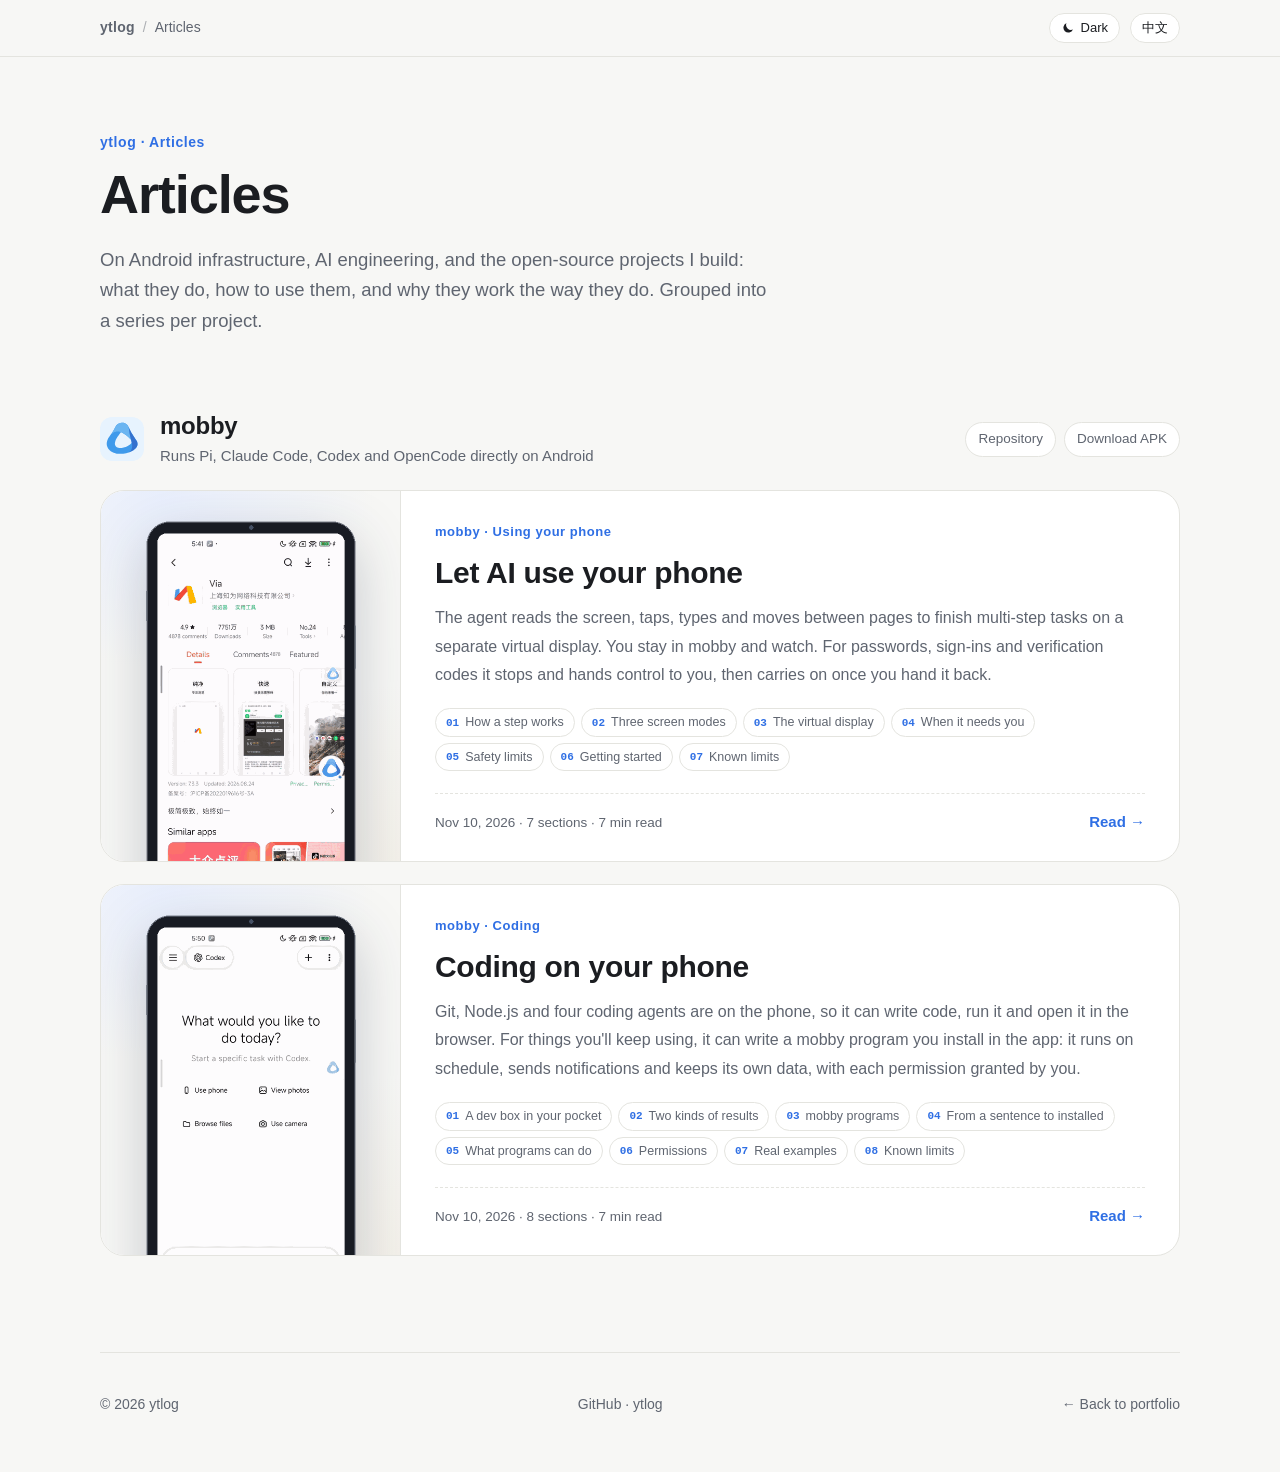
<file: articles/index.html>
<!doctype html>
<html lang="zh-CN" data-title-zh="文章 · ytlog" data-title-en="Articles · ytlog">
<head>
  <meta charset="utf-8">
  <meta name="viewport" content="width=device-width, initial-scale=1">
  <title>文章 · ytlog</title>
  <meta name="description" content="ytlog 的文章：Android 基础架构、AI 工程化，以及 mobby 等开源项目的使用与设计。" data-en="Articles by ytlog on Android infrastructure, AI engineering, and how open-source projects such as mobby work.">
  <meta name="keywords" content="ytlog, Android, AI 工程化, AI Agent, mobby, 手机 AI Agent, AI 操作手机, 手机写代码, Claude Code Android, Codex Android, OpenCode">
  <meta name="author" content="ytlog">
  <meta name="robots" content="index, follow, max-image-preview:large">
  <meta name="theme-color" content="#f7f7f5" media="(prefers-color-scheme: light)">
  <meta name="theme-color" content="#101216" media="(prefers-color-scheme: dark)">
  <link rel="alternate" hreflang="zh-CN" href="https://ytlog.github.io/articles/?lang=zh">
  <link rel="alternate" hreflang="en" href="https://ytlog.github.io/articles/?lang=en">
  <link rel="alternate" hreflang="x-default" href="https://ytlog.github.io/articles/">
  <meta property="og:type" content="website">
  <meta property="og:site_name" content="ytlog">
  <meta property="og:url" content="https://ytlog.github.io/articles/">
  <meta property="og:title" content="Articles · ytlog">
  <meta property="og:description" content="Articles by ytlog on Android infrastructure, AI engineering, and how open-source projects such as mobby work.">
  <meta property="og:locale" content="en_US">
  <meta property="og:locale:alternate" content="zh_CN">
  <meta property="og:image" content="https://ytlog.github.io/assets/og-card.png">
  <meta property="og:image:width" content="1200">
  <meta property="og:image:height" content="630">
  <meta name="twitter:card" content="summary_large_image">
  <meta name="twitter:title" content="Articles · ytlog">
  <meta name="twitter:description" content="Articles by ytlog on Android infrastructure, AI engineering, and how open-source projects such as mobby work.">
  <meta name="twitter:image" content="https://ytlog.github.io/assets/og-card.png">
  <link rel="icon" href="https://github.com/ytlog.png?size=64">
  <script>
    (function () {
      var root = document.documentElement, q = new URLSearchParams(location.search), t = q.get("theme"), l = q.get("lang"), fixed = l === "en" || l === "zh";
      try { t = t || localStorage.getItem("theme"); l = l || localStorage.getItem("lang"); } catch (e) {}
      if (t === "black" || t === "white") root.dataset.theme = t;
      if (l !== "en" && l !== "zh") l = (navigator.language || "").toLowerCase().indexOf("zh") === 0 ? "zh" : "en";
      root.dataset.lang = l;
      root.classList.add("js");
      if (l === "en") {
        document.title = root.dataset.titleEn;
        var d = document.querySelector('meta[name="description"]');
        d.content = d.dataset.en;
      }
      // ?lang=zh and ?lang=en are the two language versions; each one is its own canonical URL.
      if (fixed) {
        var c = document.createElement("link");
        c.rel = "canonical";
        c.href = location.origin + location.pathname + "?lang=" + l;
        document.head.appendChild(c);
      }
    })();
  </script>
  <script type="application/ld+json">
{
  "@context": "https://schema.org",
  "@graph": [
    {
      "@type": "CollectionPage",
      "@id": "https://ytlog.github.io/articles/#articles",
      "name": "文章",
      "alternateName": "Articles",
      "description": "ytlog 的文章：Android 基础架构、AI 工程化，以及 mobby 等开源项目的使用与设计。",
      "inLanguage": ["zh-CN", "en"],
      "url": "https://ytlog.github.io/articles/",
      "author": { "@id": "https://ytlog.github.io/#person" },
      "hasPart": [
        { "@id": "https://ytlog.github.io/articles/mobby-ai-uses-your-phone.html#article" },
        { "@id": "https://ytlog.github.io/articles/mobby-coding-on-your-phone.html#article" }
      ],
      "mainEntity": {
        "@type": "ItemList",
        "itemListElement": [
          { "@type": "ListItem", "position": 1, "url": "https://ytlog.github.io/articles/mobby-ai-uses-your-phone.html", "name": "让 AI 替你操作手机" },
          { "@type": "ListItem", "position": 2, "url": "https://ytlog.github.io/articles/mobby-coding-on-your-phone.html", "name": "在手机上写程序" }
        ]
      }
    },
    {
      "@type": "Person",
      "@id": "https://ytlog.github.io/#person",
      "name": "ytlog",
      "url": "https://ytlog.github.io/",
      "sameAs": ["https://github.com/ytlog"]
    },
    {
      "@type": "BreadcrumbList",
      "itemListElement": [
        { "@type": "ListItem", "position": 1, "name": "ytlog", "item": "https://ytlog.github.io/" },
        { "@type": "ListItem", "position": 2, "name": "文章", "item": "https://ytlog.github.io/articles/" }
      ]
    }
  ]
}
  </script>
  <link rel="stylesheet" href="../style.css?v=8">
  <link rel="stylesheet" href="article.css?v=3">
</head>
<body>
  <header class="topbar">
    <div class="wrap topbar-inner">
      <nav class="crumbs" aria-label="Breadcrumb">
        <a class="brand" href="../index.html">ytlog</a>
        <span class="sep">/</span>
        <span aria-current="page"><span data-l="zh">文章</span><span data-l="en">Articles</span></span>
      </nav>
      <nav class="nav">
        <button class="chip" id="theme-toggle" type="button" aria-label="Toggle dark mode">
          <svg class="i-moon" viewBox="0 0 24 24" aria-hidden="true"><path d="M20.5 14.6A8.5 8.5 0 0 1 9.4 3.5a8.5 8.5 0 1 0 11.1 11.1z"/></svg>
          <svg class="i-sun" viewBox="0 0 24 24" aria-hidden="true"><circle cx="12" cy="12" r="4.2"/><path d="M12 1.8v3M12 19.2v3M1.8 12h3M19.2 12h3M4.8 4.8l2.1 2.1M17.1 17.1l2.1 2.1M4.8 19.2l2.1-2.1M17.1 6.9l2.1-2.1"/></svg>
          <span class="chip-label" id="theme-label">深色</span>
        </button>
        <button class="chip" id="lang-toggle" type="button" aria-label="Switch language">EN</button>
      </nav>
    </div>
  </header>

  <!-- ============================== 中文 ============================== -->
  <main class="wrap" data-l="zh" lang="zh-CN">
    <section class="list-hero">
      <p class="eyebrow">ytlog · 文章</p>
      <h1>文章</h1>
      <p class="lede">关于 Android 基础架构、AI 工程化，以及我做的开源项目：它们能做什么、怎么用、为什么这样设计。按项目分成系列。</p>
    </section>

    <section class="series" id="mobby" data-anchor="mobby">
      <header class="series-head">
        <img src="../assets/mobby-icon.svg" alt="" width="40" height="40">
        <div>
          <h2>mobby</h2>
          <p>让 Pi、Claude Code、Codex、OpenCode 直接在 Android 上运行</p>
        </div>
        <nav class="series-links">
          <a href="https://github.com/ytlog/mobby" target="_blank" rel="noopener">仓库</a>
          <a href="https://github.com/ytlog/mobby/releases" target="_blank" rel="noopener">下载 APK</a>
        </nav>
      </header>

      <div class="posts">
        <a class="post" href="mobby-ai-uses-your-phone.html">
          <div class="post-visual" aria-hidden="true">
            <img src="../assets/mobby/app-feature-zh.gif" width="404" height="835" alt="" loading="lazy">
          </div>
          <div class="post-body">
            <p class="post-tag">mobby · 操作手机</p>
            <h3>让 AI 替你操作手机</h3>
            <p class="post-sum">Agent 读屏幕、点按、输入、翻页，在一块独立的副屏上把多步任务做完。你留在 mobby 里看着它做；遇到密码、登录和验证码时，它会停下来请你接手，你交还后它接着往下做。</p>
            <ul class="post-chapters">
              <li>一次操作怎样完成</li>
              <li>三种屏幕模式</li>
              <li>副屏</li>
              <li>需要你的时候</li>
              <li>安全边界</li>
              <li>开始使用</li>
              <li>已知限制</li>
            </ul>
            <div class="post-foot">
              <span class="post-meta"><time datetime="2026-11-10">2026-11-10</time> · 7 节 · 约 6 分钟</span>
              <span class="post-go">阅读全文 <b aria-hidden="true">→</b></span>
            </div>
          </div>
        </a>

        <a class="post" href="mobby-coding-on-your-phone.html">
          <div class="post-visual" aria-hidden="true">
            <img src="../assets/mobby/travel-checklist-zh.gif" width="404" height="835" alt="" loading="lazy">
          </div>
          <div class="post-body">
            <p class="post-tag">mobby · 写程序</p>
            <h3>在手机上写程序</h3>
            <p class="post-sum">手机里有 Git、Node.js 和四个编程 Agent，可以直接写代码、跑起来、在浏览器里打开。想长期用的，还能写成 mobby 程序装进 App：按时运行、发通知、读写自己的数据，权限由你逐项决定。</p>
            <ul class="post-chapters">
              <li>口袋里的开发机</li>
              <li>两种成果</li>
              <li>mobby 程序</li>
              <li>从一句话到装上</li>
              <li>程序能做什么</li>
              <li>权限</li>
              <li>真实例子</li>
              <li>已知限制</li>
            </ul>
            <div class="post-foot">
              <span class="post-meta"><time datetime="2026-11-10">2026-11-10</time> · 8 节 · 约 6 分钟</span>
              <span class="post-go">阅读全文 <b aria-hidden="true">→</b></span>
            </div>
          </div>
        </a>
      </div>
    </section>
  </main>

  <!-- ============================== English ============================== -->
  <main class="wrap" data-l="en" lang="en">
    <section class="list-hero">
      <p class="eyebrow">ytlog · Articles</p>
      <h1>Articles</h1>
      <p class="lede">On Android infrastructure, AI engineering, and the open-source projects I build: what they do, how to use them, and why they work the way they do. Grouped into a series per project.</p>
    </section>

    <section class="series" id="mobby-en" data-anchor="mobby">
      <header class="series-head">
        <img src="../assets/mobby-icon.svg" alt="" width="40" height="40">
        <div>
          <h2>mobby</h2>
          <p>Runs Pi, Claude Code, Codex and OpenCode directly on Android</p>
        </div>
        <nav class="series-links">
          <a href="https://github.com/ytlog/mobby" target="_blank" rel="noopener">Repository</a>
          <a href="https://github.com/ytlog/mobby/releases" target="_blank" rel="noopener">Download APK</a>
        </nav>
      </header>

      <div class="posts">
        <a class="post" href="mobby-ai-uses-your-phone.html">
          <div class="post-visual" aria-hidden="true">
            <img src="../assets/mobby/app-feature-en.gif" width="404" height="835" alt="" loading="lazy">
          </div>
          <div class="post-body">
            <p class="post-tag">mobby · Using your phone</p>
            <h3>Let AI use your phone</h3>
            <p class="post-sum">The agent reads the screen, taps, types and moves between pages to finish multi-step tasks on a separate virtual display. You stay in mobby and watch. For passwords, sign-ins and verification codes it stops and hands control to you, then carries on once you hand it back.</p>
            <ul class="post-chapters">
              <li>How a step works</li>
              <li>Three screen modes</li>
              <li>The virtual display</li>
              <li>When it needs you</li>
              <li>Safety limits</li>
              <li>Getting started</li>
              <li>Known limits</li>
            </ul>
            <div class="post-foot">
              <span class="post-meta"><time datetime="2026-11-10">Nov 10, 2026</time> · 7 sections · 7 min read</span>
              <span class="post-go">Read <b aria-hidden="true">→</b></span>
            </div>
          </div>
        </a>

        <a class="post" href="mobby-coding-on-your-phone.html">
          <div class="post-visual" aria-hidden="true">
            <img src="../assets/mobby/travel-checklist-en.gif" width="404" height="835" alt="" loading="lazy">
          </div>
          <div class="post-body">
            <p class="post-tag">mobby · Coding</p>
            <h3>Coding on your phone</h3>
            <p class="post-sum">Git, Node.js and four coding agents are on the phone, so it can write code, run it and open it in the browser. For things you'll keep using, it can write a mobby program you install in the app: it runs on schedule, sends notifications and keeps its own data, with each permission granted by you.</p>
            <ul class="post-chapters">
              <li>A dev box in your pocket</li>
              <li>Two kinds of results</li>
              <li>mobby programs</li>
              <li>From a sentence to installed</li>
              <li>What programs can do</li>
              <li>Permissions</li>
              <li>Real examples</li>
              <li>Known limits</li>
            </ul>
            <div class="post-foot">
              <span class="post-meta"><time datetime="2026-11-10">Nov 10, 2026</time> · 8 sections · 7 min read</span>
              <span class="post-go">Read <b aria-hidden="true">→</b></span>
            </div>
          </div>
        </a>
      </div>
    </section>
  </main>

  <footer class="wrap footer article-footer">
    <span>© 2026 ytlog</span>
    <a href="https://github.com/ytlog" target="_blank" rel="noopener">GitHub · ytlog</a>
    <a href="../index.html"><span data-l="zh">← 返回作品集</span><span data-l="en">← Back to portfolio</span></a>
  </footer>

  <script src="article.js?v=3"></script>
</body>
</html>
</file>
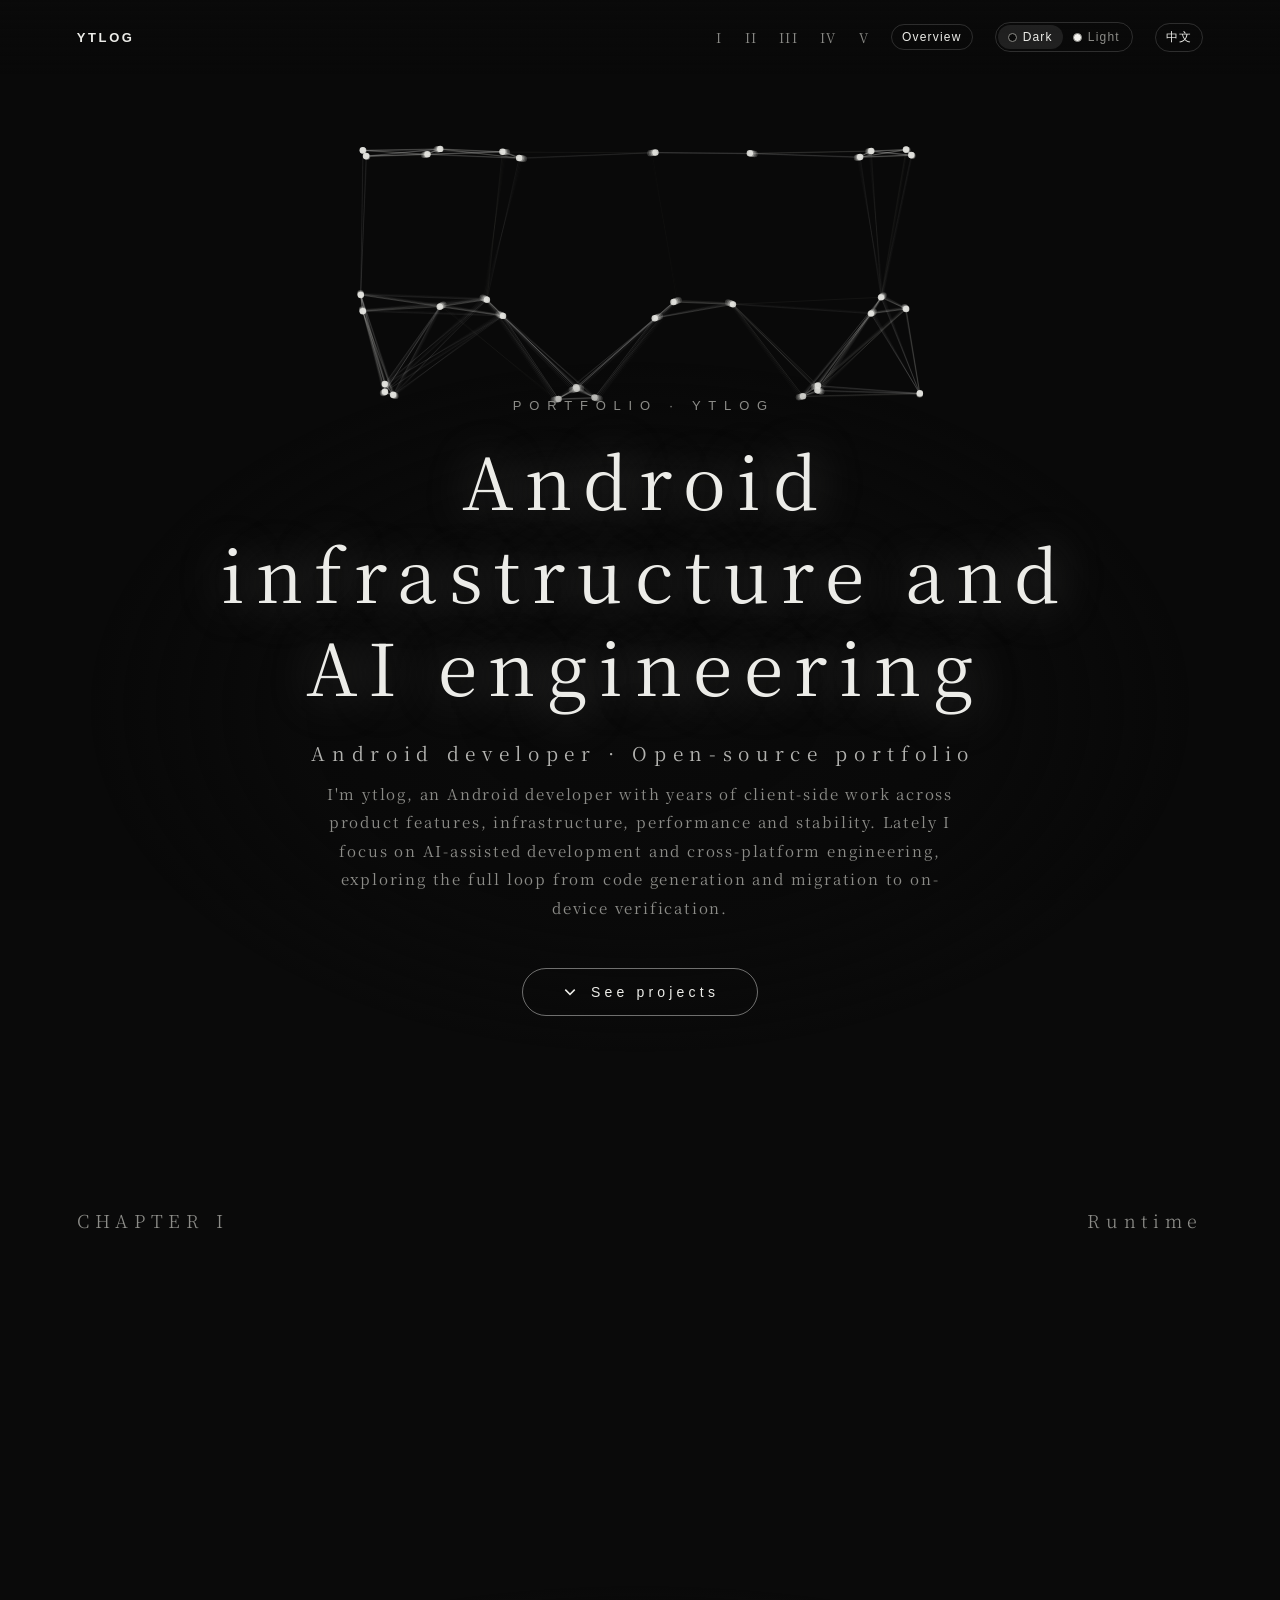
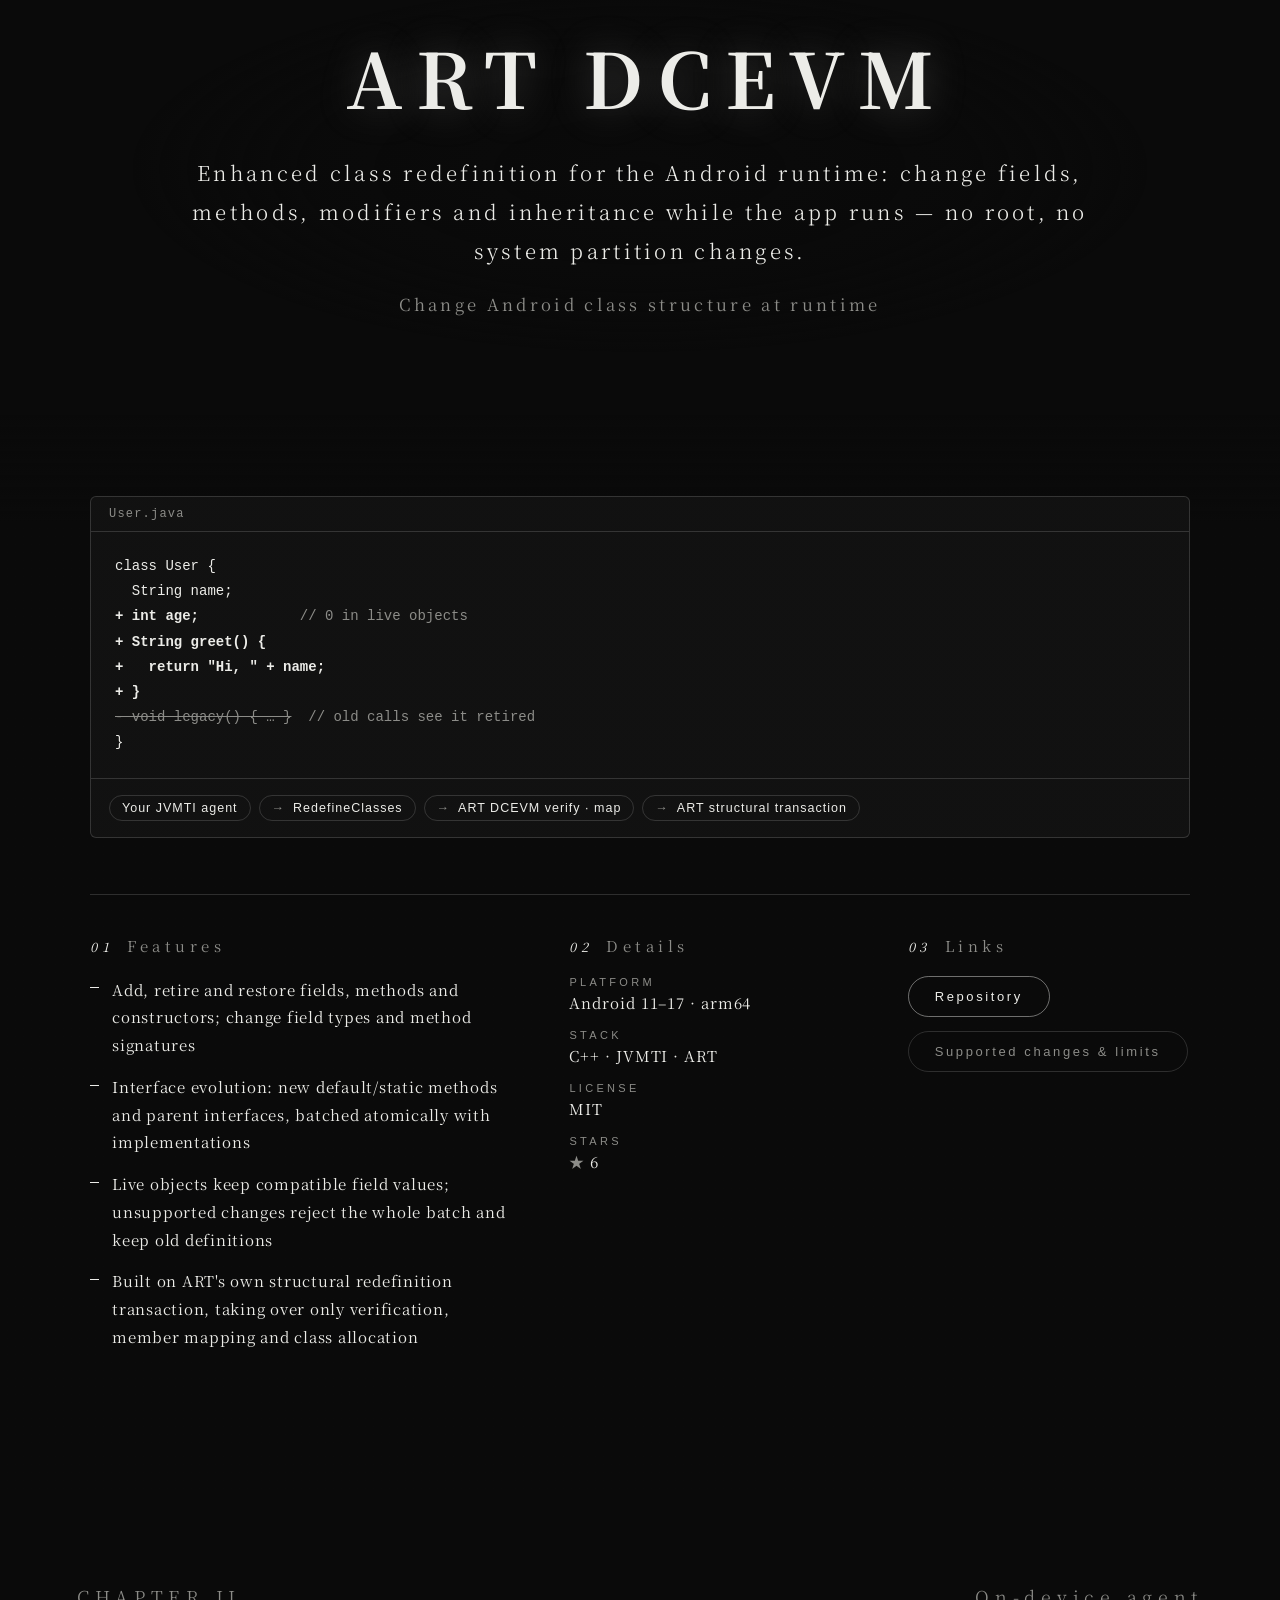
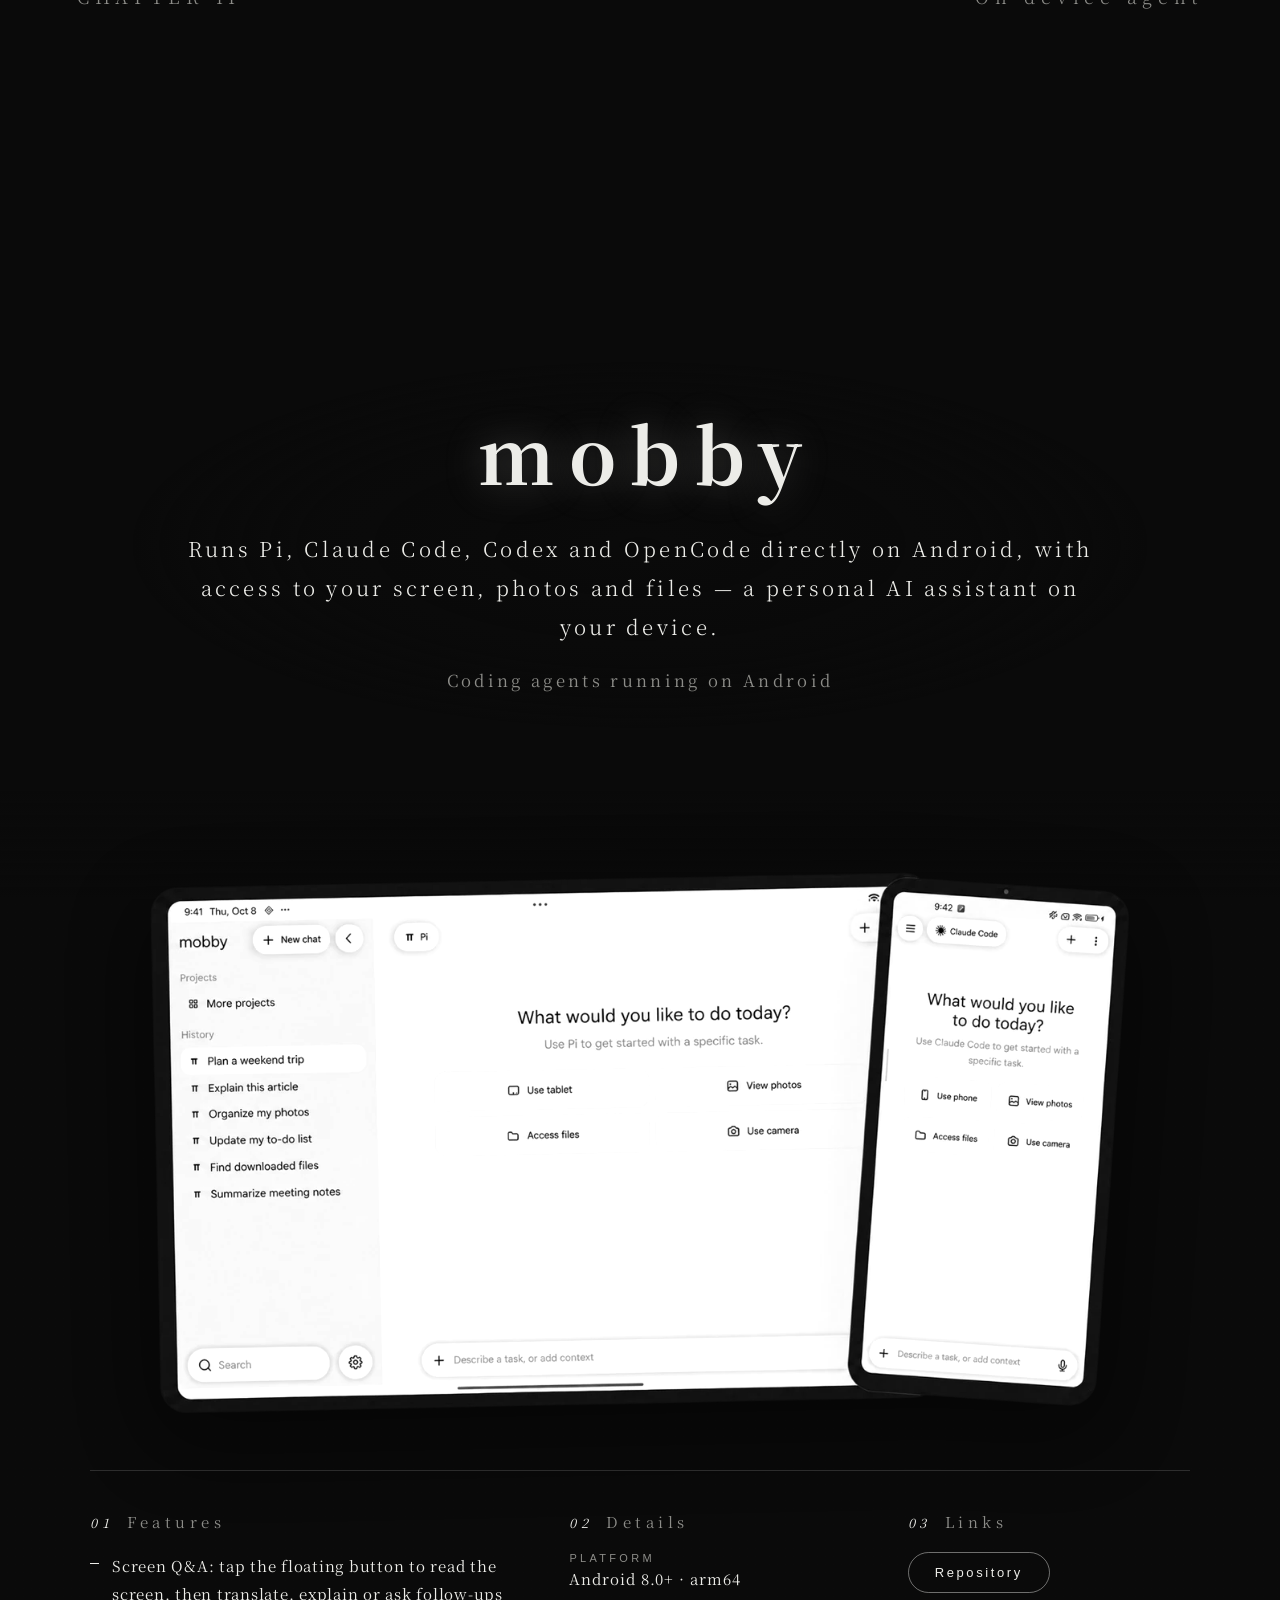
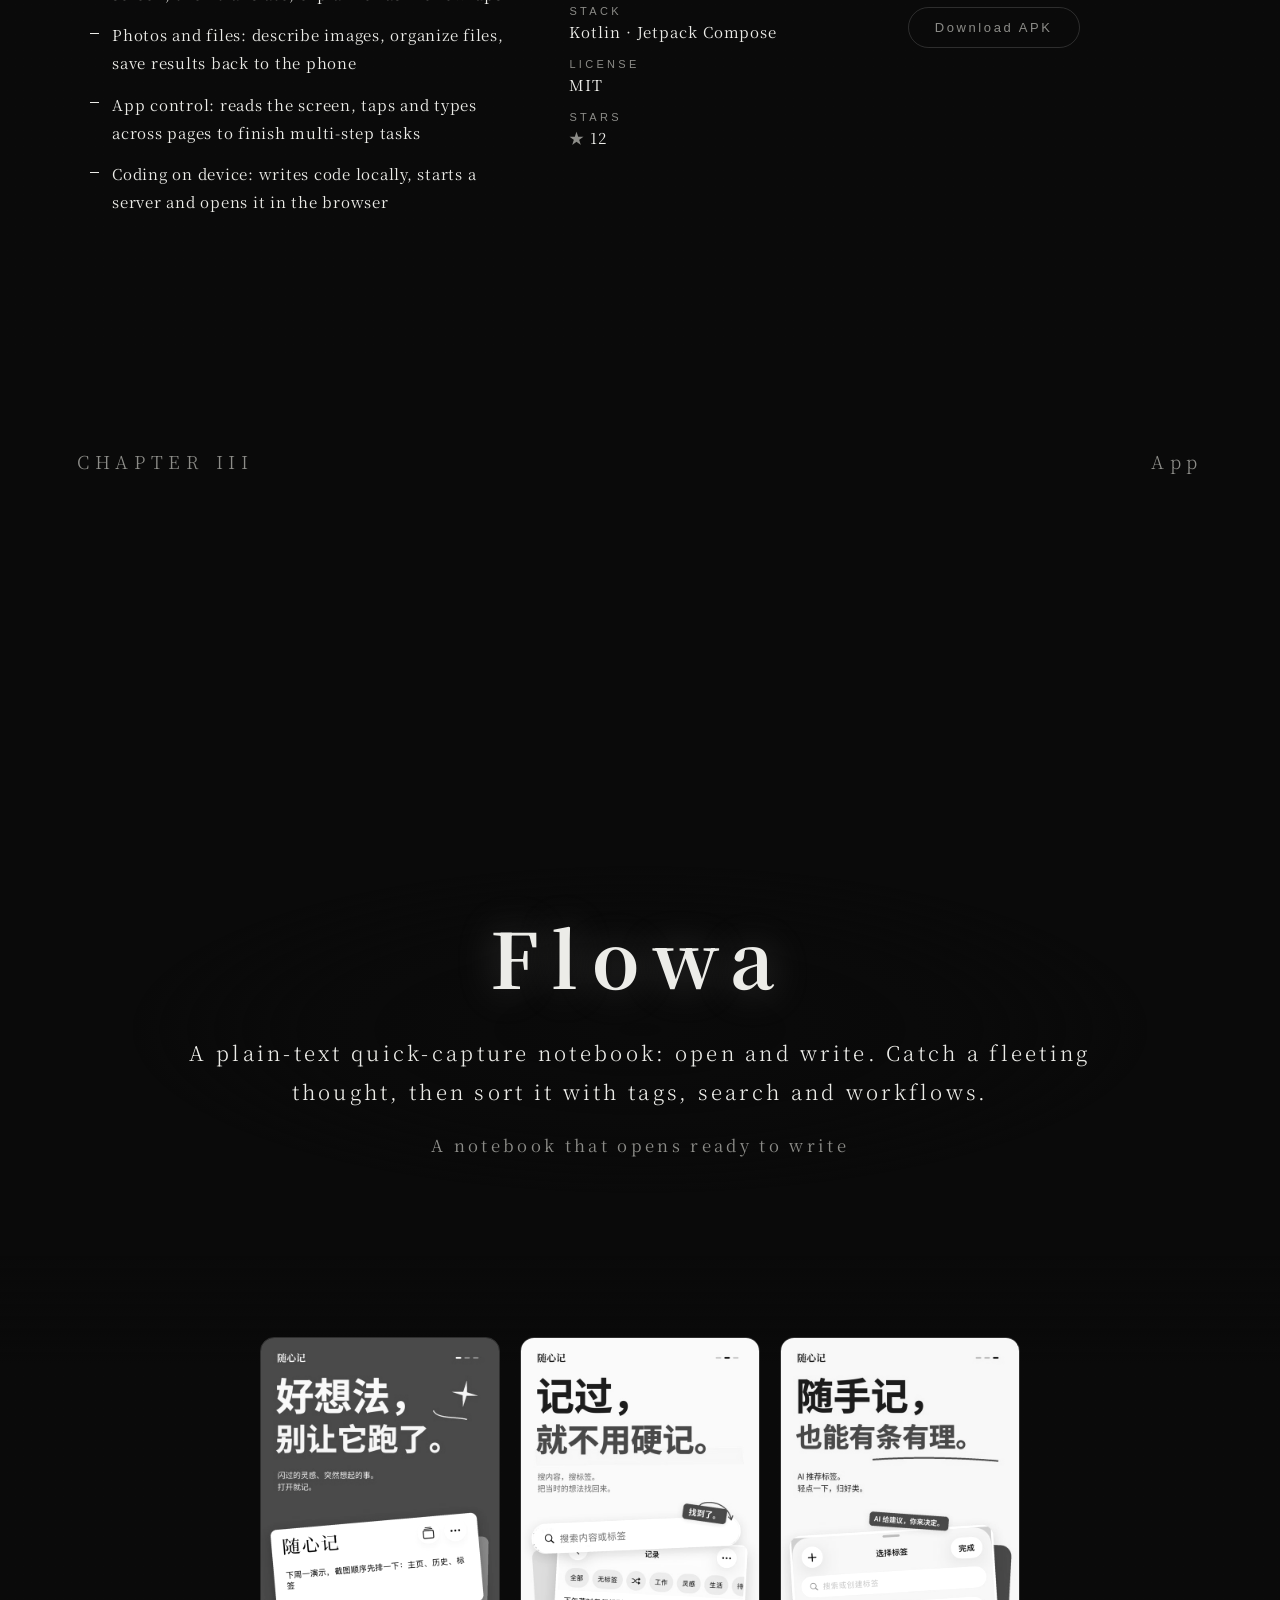
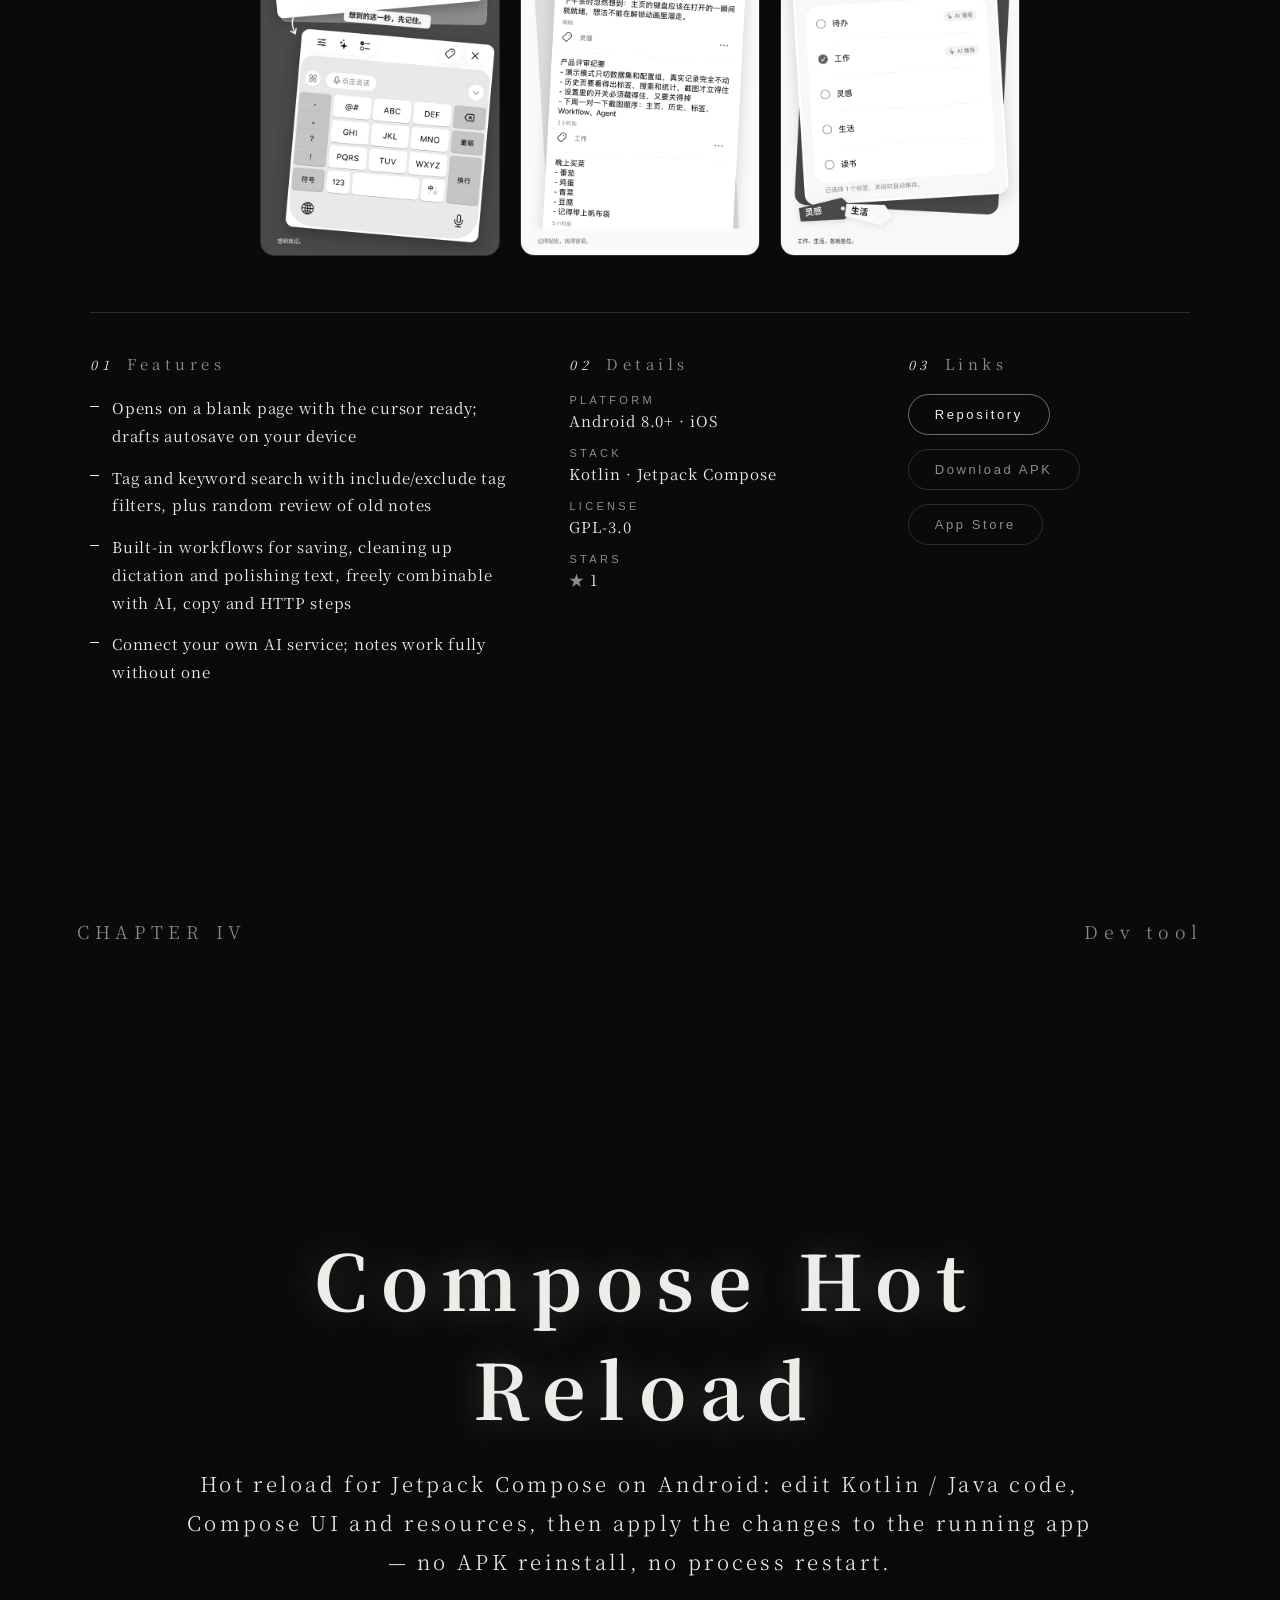
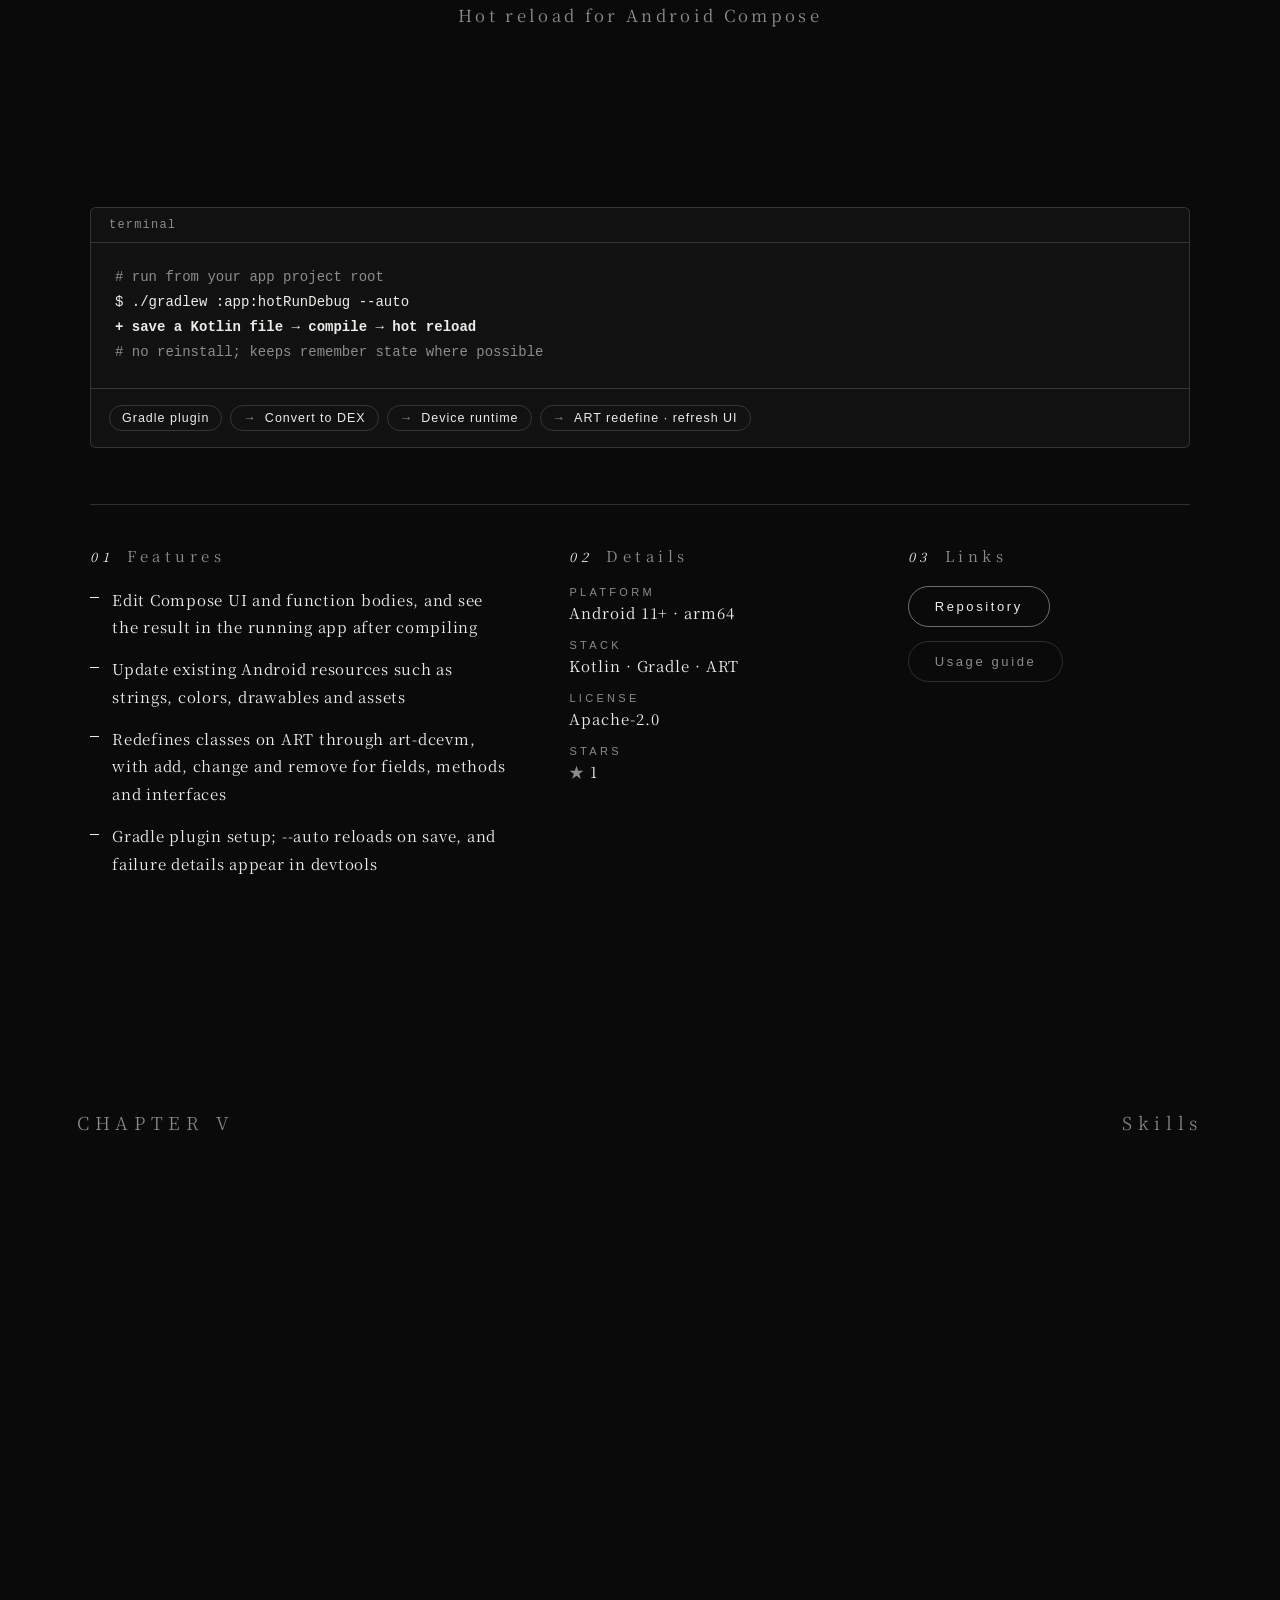
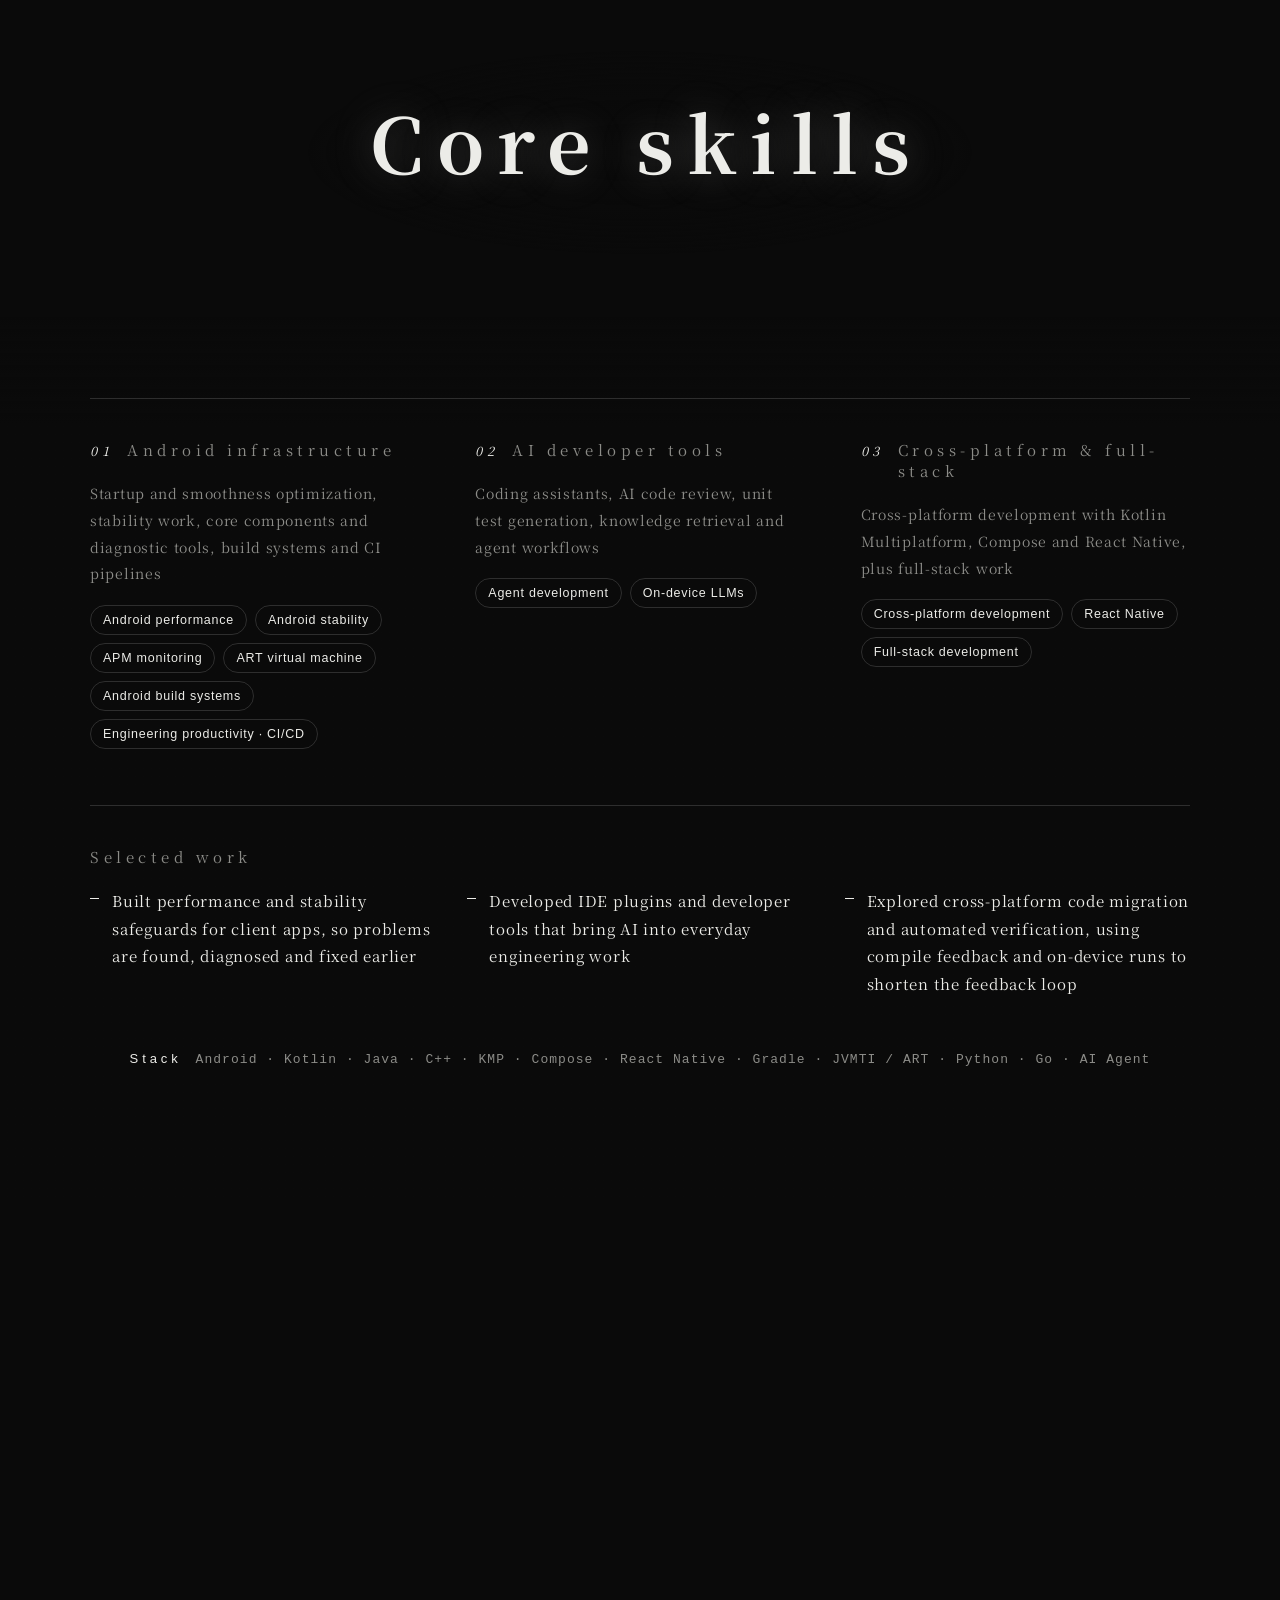
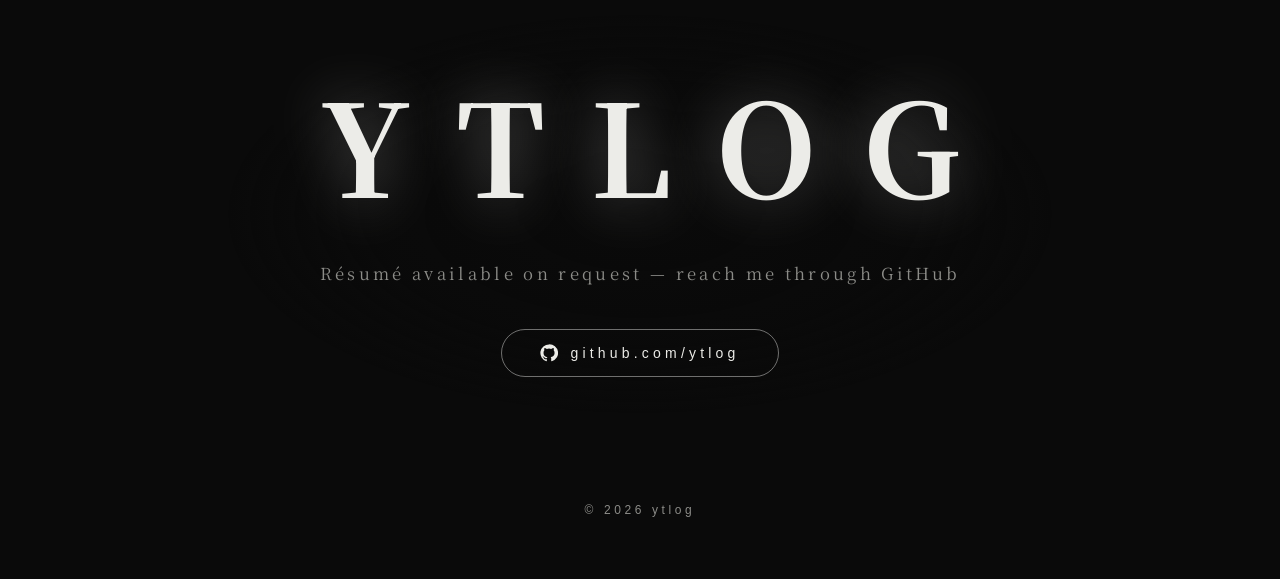
<file: showcase.html>
<!doctype html>
<html lang="zh-CN" data-theme="black">
<head>
  <meta charset="utf-8">
  <meta name="viewport" content="width=device-width, initial-scale=1">
  <title>ytlog · 作品集（沉浸版）</title>
  <meta name="description" content="ytlog，Android 开发者，专注 Android 基础架构与 AI 工程化。开源作品：ART DCEVM、mobby、随心记 Flowa 与 Compose Hot Reload。">
  <meta property="og:type" content="website">
  <meta property="og:url" content="https://ytlog.github.io/showcase.html">
  <meta property="og:title" content="ytlog · Portfolio Showcase">
  <meta property="og:description" content="Android developer focused on infrastructure, performance, stability and AI-assisted engineering. Open source: ART DCEVM, mobby, Flowa and Compose Hot Reload.">
  <meta property="og:image" content="https://ytlog.github.io/assets/og-card.png">
  <meta property="og:image:width" content="1200">
  <meta property="og:image:height" content="630">
  <meta name="twitter:card" content="summary_large_image">
  <link rel="icon" href="https://github.com/ytlog.png?size=64">
  <script>
    (function () {
      var t = new URLSearchParams(location.search).get("theme");
      if (!t) { try { t = localStorage.getItem("theme"); } catch (e) {} }
      document.documentElement.dataset.theme = t === "white" ? "white" : "black";
    })();
  </script>
  <link rel="preconnect" href="https://fonts.googleapis.com">
  <link rel="preconnect" href="https://fonts.gstatic.com" crossorigin>
  <link rel="stylesheet" href="https://fonts.googleapis.com/css2?family=Noto+Serif+SC:wght@300;400;700&display=swap" media="print" onload="this.media='all'">
  <link rel="stylesheet" href="showcase.css?v=8">
</head>
<body>
  <canvas id="c" aria-hidden="true"></canvas>

  <header class="topbar">
    <a class="brand" href="#cover">ytlog</a>
    <nav class="nav">
      <a class="chapter-link" href="#dcevm" title="ART DCEVM">I</a>
      <a class="chapter-link" href="#mobby" title="mobby">II</a>
      <a class="chapter-link" href="#flowa" title="Flowa">III</a>
      <a class="chapter-link" href="#compose-hotreload" title="Compose Hot Reload">IV</a>
      <a class="chapter-link" href="#skills" title="Skills">V</a>
      <a class="view-link" href="./" data-i18n="view.simple">简洁版</a>
      <div class="theme-switch" role="group" aria-label="Theme">
        <button type="button" data-theme-btn="black" aria-label="Dark"><i></i><span data-i18n="theme.black">深色</span></button>
        <button type="button" data-theme-btn="white" aria-label="Light"><i></i><span data-i18n="theme.white">浅色</span></button>
      </div>
      <button class="lang" id="lang-toggle" type="button" aria-label="Switch language">EN</button>
    </nav>
  </header>

  <main>
    <!-- Cover -->
    <section class="scene cover" id="cover" data-scene="0">
      <div class="scene-main">
        <p class="subtitle reveal">PORTFOLIO · YTLOG</p>
        <h1 class="cover-title reveal" data-i18n="hero.title">Android 基础架构与 AI 工程化</h1>
        <p class="cover-desc reveal" data-i18n="hero.eyebrow">Android 开发者 · 开源作品集</p>
        <p class="cover-intro reveal" data-i18n="hero.lede">我是 ytlog，一名 Android 开发者，长期专注客户端研发，经验覆盖业务开发、基础架构、性能优化与稳定性治理。近年来聚焦 AI 辅助研发与跨端工程，探索从代码生成、工程迁移到运行验证的完整研发流程。</p>
        <a class="pill reveal" href="#dcevm">
          <svg viewBox="0 0 24 24" aria-hidden="true"><path d="M12 16.5 5 9.5l1.4-1.4 5.6 5.6 5.6-5.6L19 9.5z"/></svg>
          <span data-i18n="hero.cta">看作品</span>
        </a>
      </div>
    </section>

    <!-- Chapter I -->
    <section class="scene" id="dcevm" data-scene="1">
      <div class="scene-top">
        <span class="reveal">CHAPTER I</span>
        <span class="reveal" data-i18n="kind.runtime">运行时</span>
      </div>
      <div class="scene-main">
        <h2 class="title reveal">ART DCEVM</h2>
        <p class="desc reveal" data-i18n="dcevm.tagline">Android 运行时类重定义增强库：应用运行中修改字段、方法、修饰符与继承关系，无需 root，不改系统分区。</p>
        <p class="quote reveal" data-i18n="dcevm.short">运行中修改 Android 类结构</p>
      </div>
    </section>
    <section class="sheet" data-scene="1">
      <figure class="code reveal" aria-label="Class change example">
        <div class="code-bar">User.java</div>
<pre><code>class User {
  String name;
<span class="add">+ int age;</span>            <span class="c" data-i18n="code.c1">// 已有对象为 0</span>
<span class="add">+ String greet() {</span>
<span class="add">+   return "Hi, " + name;</span>
<span class="add">+ }</span>
<span class="del">- void legacy() { … }</span>  <span class="c" data-i18n="code.c2">// 旧调用按退役语义</span>
}</code></pre>
        <figcaption>
          <ol class="flow">
            <li data-i18n="flow.1">你的 JVMTI Agent</li>
            <li>RedefineClasses</li>
            <li data-i18n="flow.3">ART DCEVM 校验 · 映射</li>
            <li data-i18n="flow.4">ART 结构事务</li>
          </ol>
        </figcaption>
      </figure>
      <div class="sheet-grid">
        <div class="sheet-col reveal">
          <h3><em>01</em><span data-i18n="sheet.features">特性</span></h3>
          <ul>
            <li data-i18n="dcevm.p1">字段、方法、构造器的新增、退役与恢复，字段类型与方法签名变化</li>
            <li data-i18n="dcevm.p2">接口演进：新增 default/static 方法与父接口，与实现类同批原子提交</li>
            <li data-i18n="dcevm.p3">已有对象保留兼容字段值；不支持的变化整批拒绝，旧定义不受影响</li>
            <li data-i18n="dcevm.p4">以 ART 自带的结构重定义事务为引擎，只接管校验、成员映射与类分配</li>
          </ul>
        </div>
        <div class="sheet-col reveal">
          <h3><em>02</em><span data-i18n="sheet.details">信息</span></h3>
          <dl>
            <div><dt data-i18n="facts.platform">平台</dt><dd>Android 11–17 · arm64</dd></div>
            <div><dt data-i18n="facts.stack">技术</dt><dd>C++ · JVMTI · ART</dd></div>
            <div><dt data-i18n="facts.license">许可</dt><dd>MIT</dd></div>
            <div><dt>Stars</dt><dd class="stars" data-repo="art-dcevm">6</dd></div>
          </dl>
        </div>
        <div class="sheet-col reveal">
          <h3><em>03</em><span data-i18n="sheet.links">链接</span></h3>
          <div class="links">
            <a class="pill" href="https://github.com/ytlog/art-dcevm" target="_blank" rel="noopener"><span data-i18n="links.repo">查看仓库</span></a>
            <a class="pill ghost" href="https://github.com/ytlog/art-dcevm/blob/main/docs/LIMITATIONS.md" target="_blank" rel="noopener" data-i18n-href="dcevm.docsHref"><span data-i18n="dcevm.docs">支持范围与限制</span></a>
          </div>
        </div>
      </div>
    </section>

    <!-- Chapter II -->
    <section class="scene" id="mobby" data-scene="2">
      <div class="scene-top">
        <span class="reveal">CHAPTER II</span>
        <span class="reveal" data-i18n="kind.agent">端侧 Agent</span>
      </div>
      <div class="scene-main">
        <h2 class="title reveal">mobby</h2>
        <p class="desc reveal" data-i18n="mobby.tagline">让 Pi、Claude Code、Codex、OpenCode 直接在 Android 设备上运行，接入屏幕、相册与文件，成为你的个人 AI 助手。</p>
        <p class="quote reveal" data-i18n="mobby.short">在 Android 上运行 Code Agent</p>
      </div>
    </section>
    <section class="sheet" data-scene="2">
      <figure class="poster devices reveal">
        <img src="assets/mobby-devices-zh.webp?v=2" data-src-zh="assets/mobby-devices-zh.webp?v=2" data-src-en="assets/mobby-devices-en.webp?v=2" alt="mobby 在 Android 平板与手机上" data-i18n-alt="mobby.alt" width="1220" height="674" loading="lazy">
      </figure>
      <div class="sheet-grid">
        <div class="sheet-col reveal">
          <h3><em>01</em><span data-i18n="sheet.features">特性</span></h3>
          <ul>
            <li data-i18n="mobby.p1">页面问答：悬浮球识别屏幕，翻译、解释、继续追问</li>
            <li data-i18n="mobby.p2">照片与文件：描述图片、整理文件，结果存回手机</li>
            <li data-i18n="mobby.p3">操作 App：读屏、点按、输入，跨页面完成多步任务</li>
            <li data-i18n="mobby.p4">设备上编程：在本机写代码、起本地服务并在浏览器打开</li>
          </ul>
        </div>
        <div class="sheet-col reveal">
          <h3><em>02</em><span data-i18n="sheet.details">信息</span></h3>
          <dl>
            <div><dt data-i18n="facts.platform">平台</dt><dd>Android 8.0+ · arm64</dd></div>
            <div><dt data-i18n="facts.stack">技术</dt><dd>Kotlin · Jetpack Compose</dd></div>
            <div><dt data-i18n="facts.license">许可</dt><dd>MIT</dd></div>
            <div><dt>Stars</dt><dd class="stars" data-repo="mobby">12</dd></div>
          </dl>
        </div>
        <div class="sheet-col reveal">
          <h3><em>03</em><span data-i18n="sheet.links">链接</span></h3>
          <div class="links">
            <a class="pill" href="https://github.com/ytlog/mobby" target="_blank" rel="noopener"><span data-i18n="links.repo">查看仓库</span></a>
            <a class="pill ghost" href="https://github.com/ytlog/mobby/releases" target="_blank" rel="noopener"><span data-i18n="links.apk">下载 APK</span></a>
          </div>
        </div>
      </div>
    </section>

    <!-- Chapter III -->
    <section class="scene" id="flowa" data-scene="3">
      <div class="scene-top">
        <span class="reveal">CHAPTER III</span>
        <span class="reveal" data-i18n="kind.app">应用</span>
      </div>
      <div class="scene-main">
        <h2 class="title reveal">Flowa<small data-i18n="flowa.cn">随心记</small></h2>
        <p class="desc reveal" data-i18n="flowa.tagline">打开即写的纯文本速记工具：接住一闪而过的想法，再用标签、搜索和工作流慢慢整理。</p>
        <p class="quote reveal" data-i18n="flowa.short">打开即写的速记工具</p>
      </div>
    </section>
    <section class="sheet" data-scene="3">
      <figure class="phones reveal">
        <img src="assets/flowa-quick-capture.jpg" alt="打开即写，随时接住灵感" data-i18n-alt="flowa.alt1" width="598" height="1300" loading="lazy">
        <img src="assets/flowa-search-and-review.jpg" alt="搜索内容和标签，找回记录" data-i18n-alt="flowa.alt2" width="598" height="1300" loading="lazy">
        <img src="assets/flowa-tags.jpg" alt="通过标签整理零散想法" data-i18n-alt="flowa.alt3" width="598" height="1300" loading="lazy">
      </figure>
      <div class="sheet-grid">
        <div class="sheet-col reveal">
          <h3><em>01</em><span data-i18n="sheet.features">特性</span></h3>
          <ul>
            <li data-i18n="flowa.p1">打开即是空白页：光标就绪，草稿自动保存在本机</li>
            <li data-i18n="flowa.p2">标签与关键词搜索，支持包含、排除标签筛选，随机回顾旧记录</li>
            <li data-i18n="flowa.p3">内置保存、整理口述、润色文案等工作流，可自由组合 AI、复制与 HTTP 步骤</li>
            <li data-i18n="flowa.p4">连接自己的 AI 服务；不配置也能完整使用记录功能</li>
          </ul>
        </div>
        <div class="sheet-col reveal">
          <h3><em>02</em><span data-i18n="sheet.details">信息</span></h3>
          <dl>
            <div><dt data-i18n="facts.platform">平台</dt><dd>Android 8.0+ · iOS</dd></div>
            <div><dt data-i18n="facts.stack">技术</dt><dd>Kotlin · Jetpack Compose</dd></div>
            <div><dt data-i18n="facts.license">许可</dt><dd>GPL-3.0</dd></div>
            <div><dt>Stars</dt><dd class="stars" data-repo="Flowa">1</dd></div>
          </dl>
        </div>
        <div class="sheet-col reveal">
          <h3><em>03</em><span data-i18n="sheet.links">链接</span></h3>
          <div class="links">
            <a class="pill" href="https://github.com/ytlog/Flowa" target="_blank" rel="noopener"><span data-i18n="links.repo">查看仓库</span></a>
            <a class="pill ghost" href="https://github.com/ytlog/Flowa/releases/latest" target="_blank" rel="noopener"><span data-i18n="links.apk">下载 APK</span></a>
            <a class="pill ghost" href="https://apps.apple.com/cn/app/%E9%9A%8F%E5%BF%83%E8%AE%B0-%E6%89%93%E5%BC%80%E5%8D%B3%E5%86%99/id6778762693" target="_blank" rel="noopener">App Store</a>
          </div>
        </div>
      </div>
    </section>

    <!-- Chapter IV -->
    <section class="scene" id="compose-hotreload" data-scene="4">
      <div class="scene-top">
        <span class="reveal">CHAPTER IV</span>
        <span class="reveal" data-i18n="kind.devtool">开发工具</span>
      </div>
      <div class="scene-main">
        <h2 class="title reveal">Compose Hot Reload</h2>
        <p class="desc reveal" data-i18n="hotreload.tagline">为 Android Compose 应用提供热重载：修改 Kotlin / Java 代码、Compose UI 与资源后，无需重装 APK、无需重启进程，即可应用到正在运行的 App。</p>
        <p class="quote reveal" data-i18n="hotreload.short">Android Compose 热重载</p>
      </div>
    </section>
    <section class="sheet" data-scene="4">
      <figure class="code reveal" aria-label="Hot reload command">
        <div class="code-bar">terminal</div>
<pre><code><span class="c" data-i18n="hotreload.c1"># 在应用项目根目录运行</span>
$ ./gradlew :app:hotRunDebug --auto
<span class="add" data-i18n="hotreload.c3">+ 保存 Kotlin 文件 → 编译 → 热重载</span>
<span class="c" data-i18n="hotreload.c2"># 无需重装 APK，remember 状态尽量保留</span></code></pre>
        <figcaption>
          <ol class="flow">
            <li data-i18n="hotreload.f1">Gradle 插件</li>
            <li data-i18n="hotreload.f2">转换为 DEX</li>
            <li data-i18n="hotreload.f3">设备端运行时</li>
            <li data-i18n="hotreload.f4">ART 重定义 · 刷新 UI</li>
          </ol>
        </figcaption>
      </figure>
      <div class="sheet-grid">
        <div class="sheet-col reveal">
          <h3><em>01</em><span data-i18n="sheet.features">特性</span></h3>
          <ul>
            <li data-i18n="hotreload.p1">编辑 Compose UI 与函数实现，编译后直接在运行中的 App 里看到结果</li>
            <li data-i18n="hotreload.p2">支持修改已有的字符串、颜色、图片与 assets 等 Android 资源</li>
            <li data-i18n="hotreload.p3">基于 art-dcevm 在 ART 上重定义类，支持字段、方法与接口的增删改</li>
            <li data-i18n="hotreload.p4">Gradle 插件接入；--auto 模式保存即重载，失败原因在 devtools 中查看</li>
          </ul>
        </div>
        <div class="sheet-col reveal">
          <h3><em>02</em><span data-i18n="sheet.details">信息</span></h3>
          <dl>
            <div><dt data-i18n="facts.platform">平台</dt><dd>Android 11+ · arm64</dd></div>
            <div><dt data-i18n="facts.stack">技术</dt><dd>Kotlin · Gradle · ART</dd></div>
            <div><dt data-i18n="facts.license">许可</dt><dd>Apache-2.0</dd></div>
            <div><dt>Stars</dt><dd class="stars" data-repo="android-compose-hotreload">1</dd></div>
          </dl>
        </div>
        <div class="sheet-col reveal">
          <h3><em>03</em><span data-i18n="sheet.links">链接</span></h3>
          <div class="links">
            <a class="pill" href="https://github.com/ytlog/android-compose-hotreload" target="_blank" rel="noopener"><span data-i18n="links.repo">查看仓库</span></a>
            <a class="pill ghost" href="https://github.com/ytlog/android-compose-hotreload/blob/main/docs/android.md" target="_blank" rel="noopener"><span data-i18n="hotreload.guide">使用指南</span></a>
          </div>
        </div>
      </div>
    </section>

    <!-- Chapter V -->
    <section class="scene" id="skills" data-scene="5">
      <div class="scene-top">
        <span class="reveal">CHAPTER V</span>
        <span class="reveal">Skills</span>
      </div>
      <div class="scene-main">
        <h2 class="title reveal" data-i18n="skills.title">核心能力</h2>
      </div>
    </section>
    <section class="sheet" data-scene="5">
      <div class="sheet-grid skills">
        <div class="sheet-col reveal">
          <h3><em>01</em><span data-i18n="skills.a.t">Android 基础架构</span></h3>
          <p data-i18n="skills.a.d">启动与流畅性优化、稳定性治理、基础组件与诊断工具、编译构建与 CI 流程建设</p>
          <ul class="tags">
            <li data-i18n="focus.1">Android 性能优化</li>
            <li data-i18n="focus.2">Android 稳定性优化</li>
            <li data-i18n="focus.6">APM 监控</li>
            <li data-i18n="focus.7">ART 虚拟机</li>
            <li data-i18n="focus.9">Android 编译构建</li>
            <li data-i18n="focus.8">研发效能 · CI/CD</li>
          </ul>
        </div>
        <div class="sheet-col reveal">
          <h3><em>02</em><span data-i18n="skills.b.t">AI 研发工具</span></h3>
          <p data-i18n="skills.b.d">编程助手、智能代码评审、单测生成、知识检索与 Agent 工作流</p>
          <ul class="tags">
            <li data-i18n="focus.3">智能体开发</li>
            <li data-i18n="focus.5">端侧大模型</li>
          </ul>
        </div>
        <div class="sheet-col reveal">
          <h3><em>03</em><span data-i18n="skills.c.t">跨端与全栈</span></h3>
          <p data-i18n="skills.c.d">Kotlin Multiplatform、Compose 与 React Native 跨端开发，以及全栈开发</p>
          <ul class="tags">
            <li data-i18n="focus.10">跨端开发</li>
            <li>React Native</li>
            <li data-i18n="focus.4">全栈开发</li>
          </ul>
        </div>
      </div>
      <div class="practice reveal">
        <h3 data-i18n="about.practice">代表实践</h3>
        <ul>
          <li data-i18n="about.p1">建设客户端性能与稳定性保障体系，让问题更早被发现、定位和修复</li>
          <li data-i18n="about.p2">开发 IDE 插件与研发辅助工具，把 AI 能力融入日常开发流程</li>
          <li data-i18n="about.p3">探索跨端代码迁移与自动化验证，用编译反馈和真机运行缩短修改后的反馈周期</li>
        </ul>
      </div>
      <p class="stack-line reveal"><span data-i18n="skills.stack">技术栈</span>Android · Kotlin · Java · C++ · KMP · Compose · React Native · Gradle · JVMTI / ART · Python · Go · AI Agent</p>
    </section>

    <!-- Outro -->
    <section class="scene outro" id="outro" data-scene="6">
      <div class="scene-main">
        <h2 class="outro-title reveal">YTLOG</h2>
        <p class="quote reveal" data-i18n="outro.note">简历可按需提供，欢迎通过 GitHub 联系</p>
        <a class="pill reveal" href="https://github.com/ytlog" target="_blank" rel="noopener">
          <svg viewBox="0 0 24 24" aria-hidden="true"><path d="M12 .5a11.5 11.5 0 0 0-3.64 22.41c.58.1.79-.25.79-.56v-2c-3.2.7-3.88-1.37-3.88-1.37-.53-1.33-1.28-1.69-1.28-1.69-1.05-.71.08-.7.08-.7 1.16.08 1.77 1.19 1.77 1.19 1.03 1.77 2.7 1.26 3.36.96.1-.75.4-1.26.73-1.55-2.56-.29-5.24-1.28-5.24-5.69 0-1.26.45-2.29 1.19-3.09-.12-.29-.52-1.46.11-3.05 0 0 .97-.31 3.17 1.18a11 11 0 0 1 5.77 0c2.2-1.49 3.17-1.18 3.17-1.18.63 1.59.23 2.76.11 3.05.74.8 1.19 1.83 1.19 3.09 0 4.42-2.69 5.39-5.25 5.68.41.36.78 1.06.78 2.14v3.17c0 .31.21.67.8.56A11.5 11.5 0 0 0 12 .5z"/></svg>
          <span>github.com/ytlog</span>
        </a>
      </div>
      <footer class="footer">© 2026 ytlog</footer>
    </section>
  </main>

  <script src="showcase.js?v=13"></script>
</body>
</html>
</file>
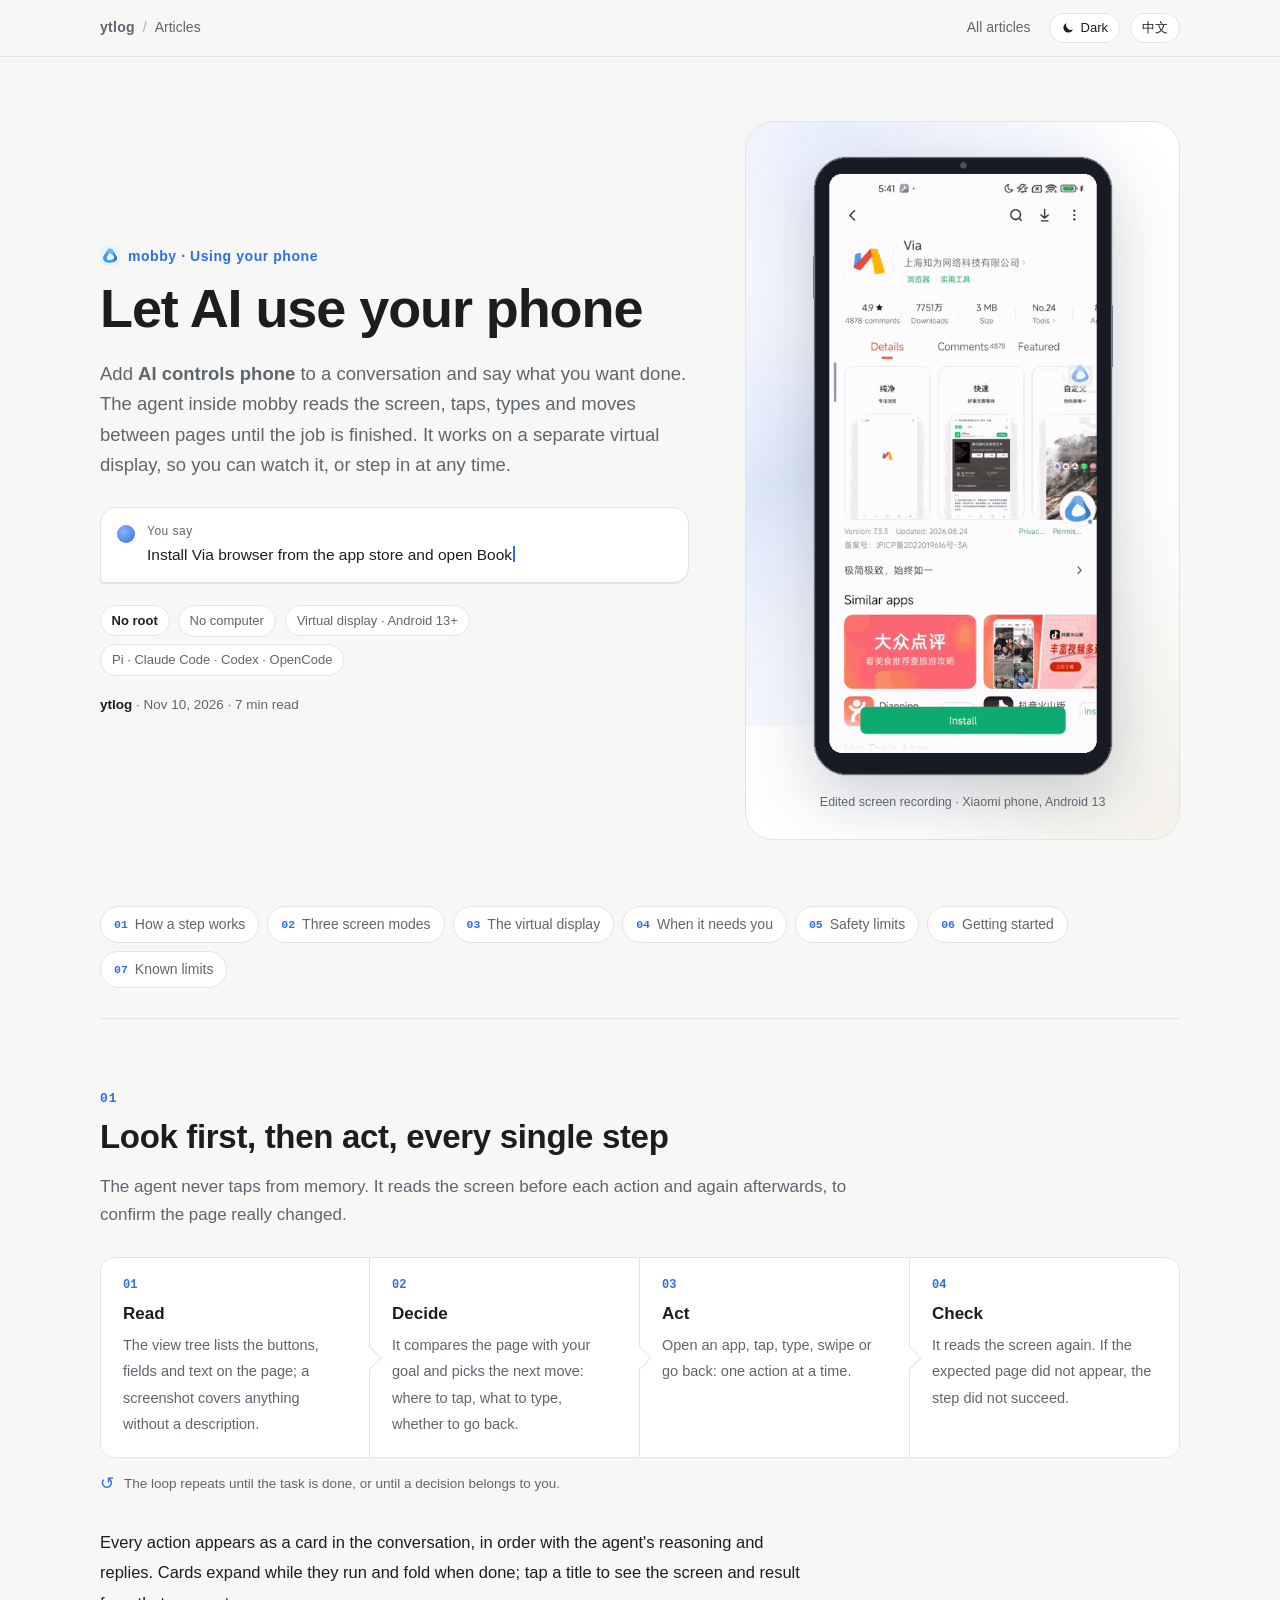
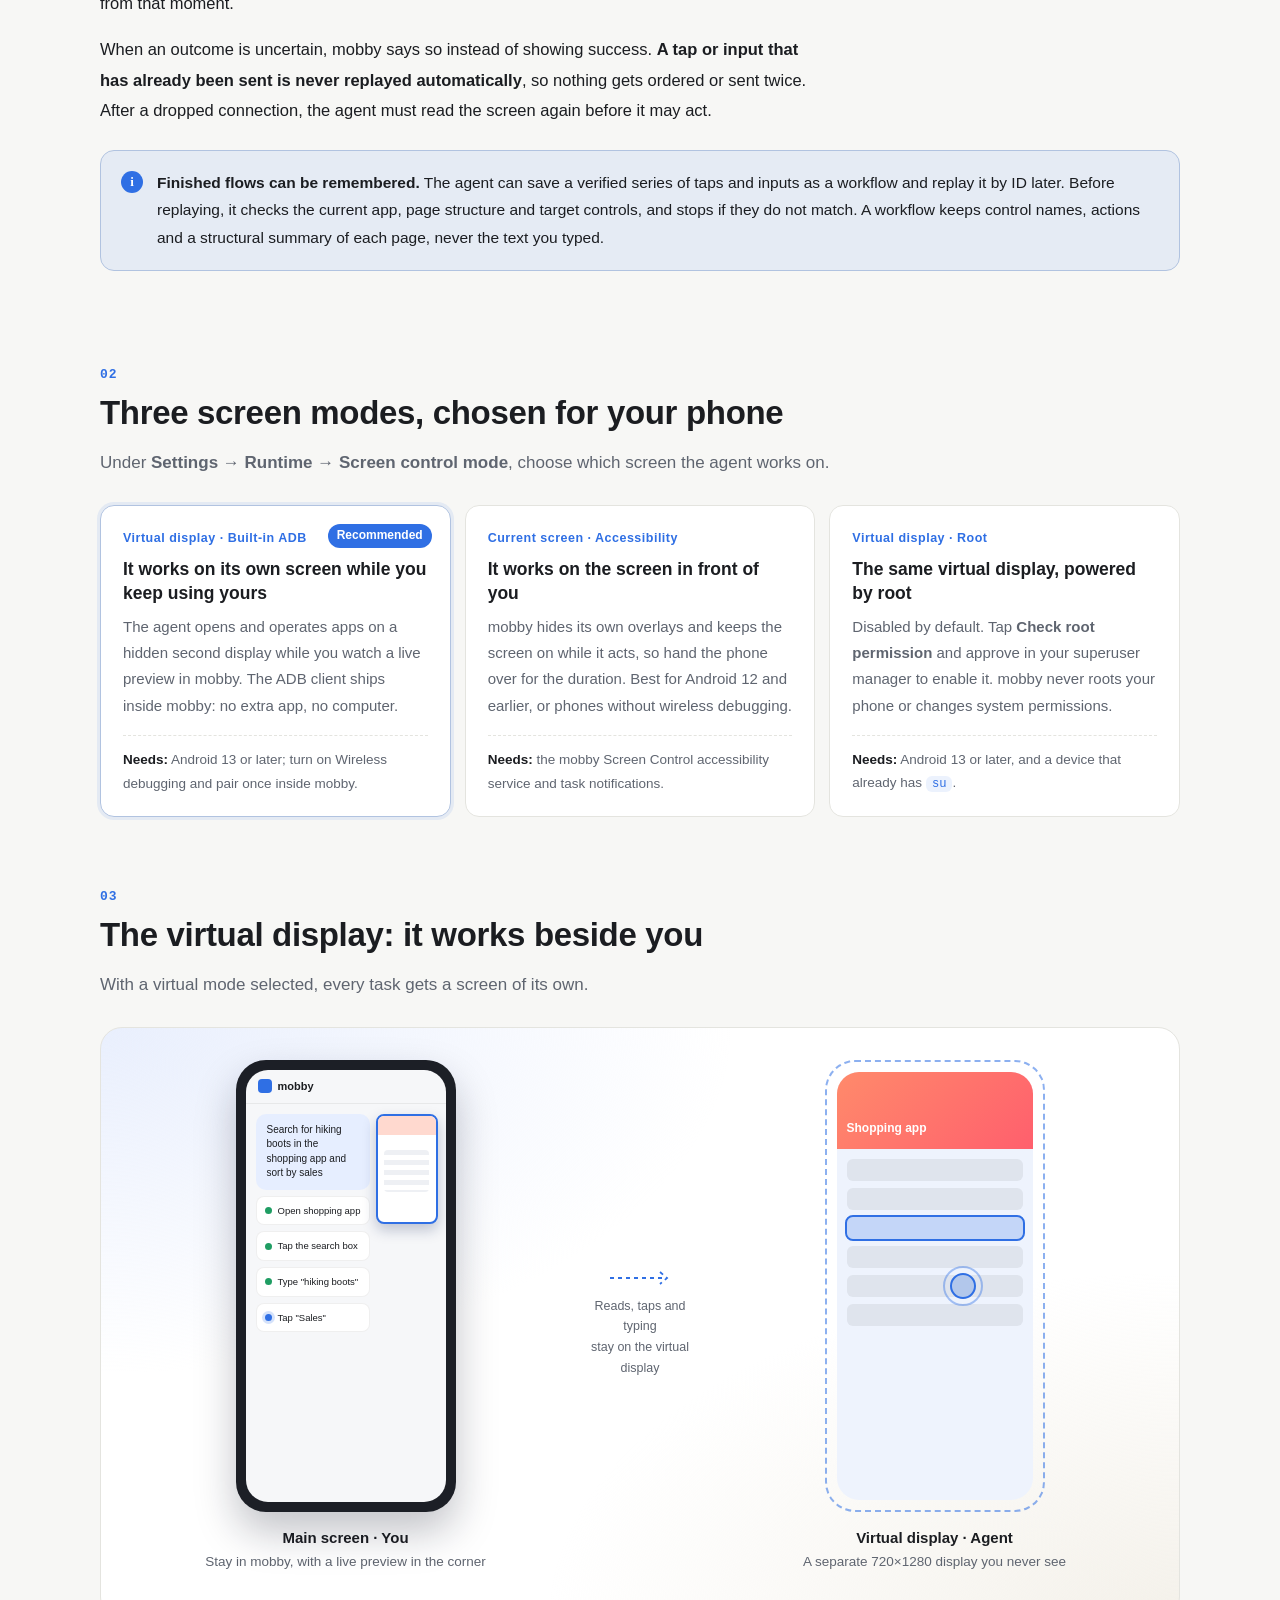
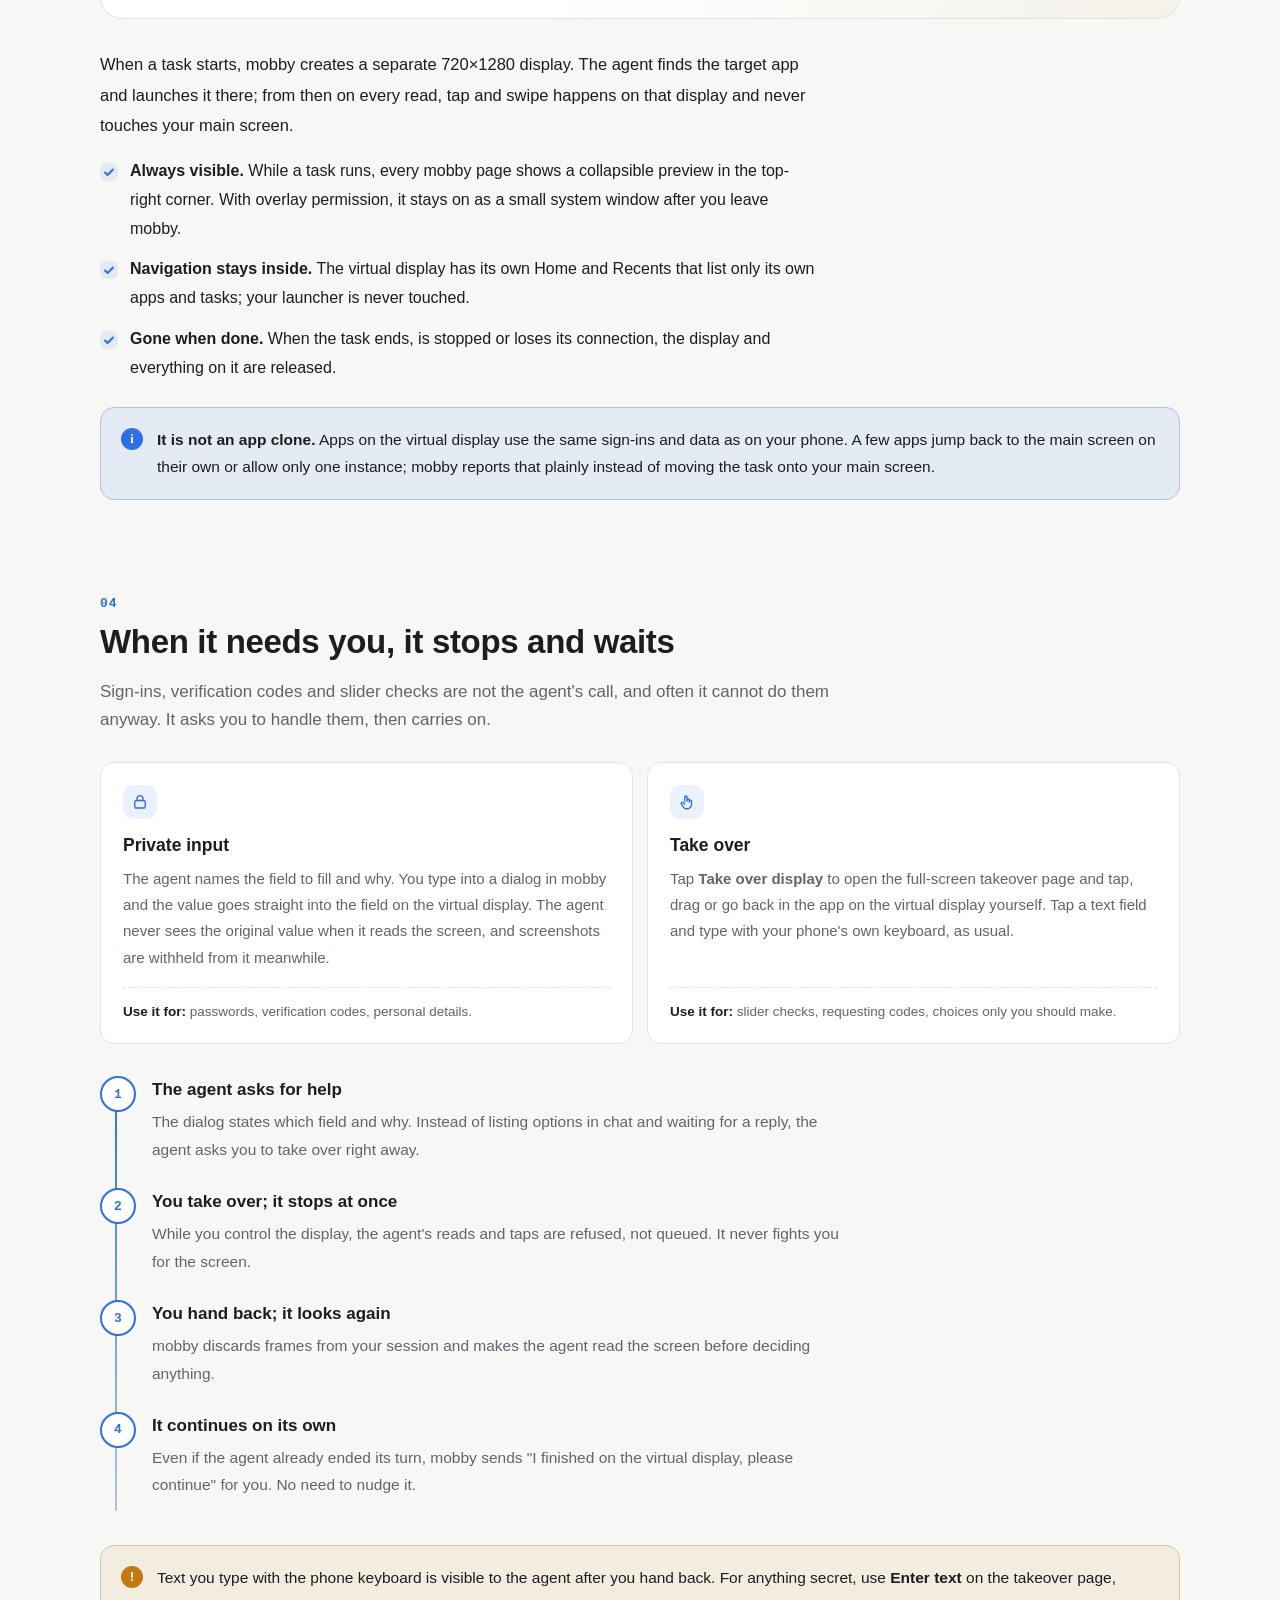
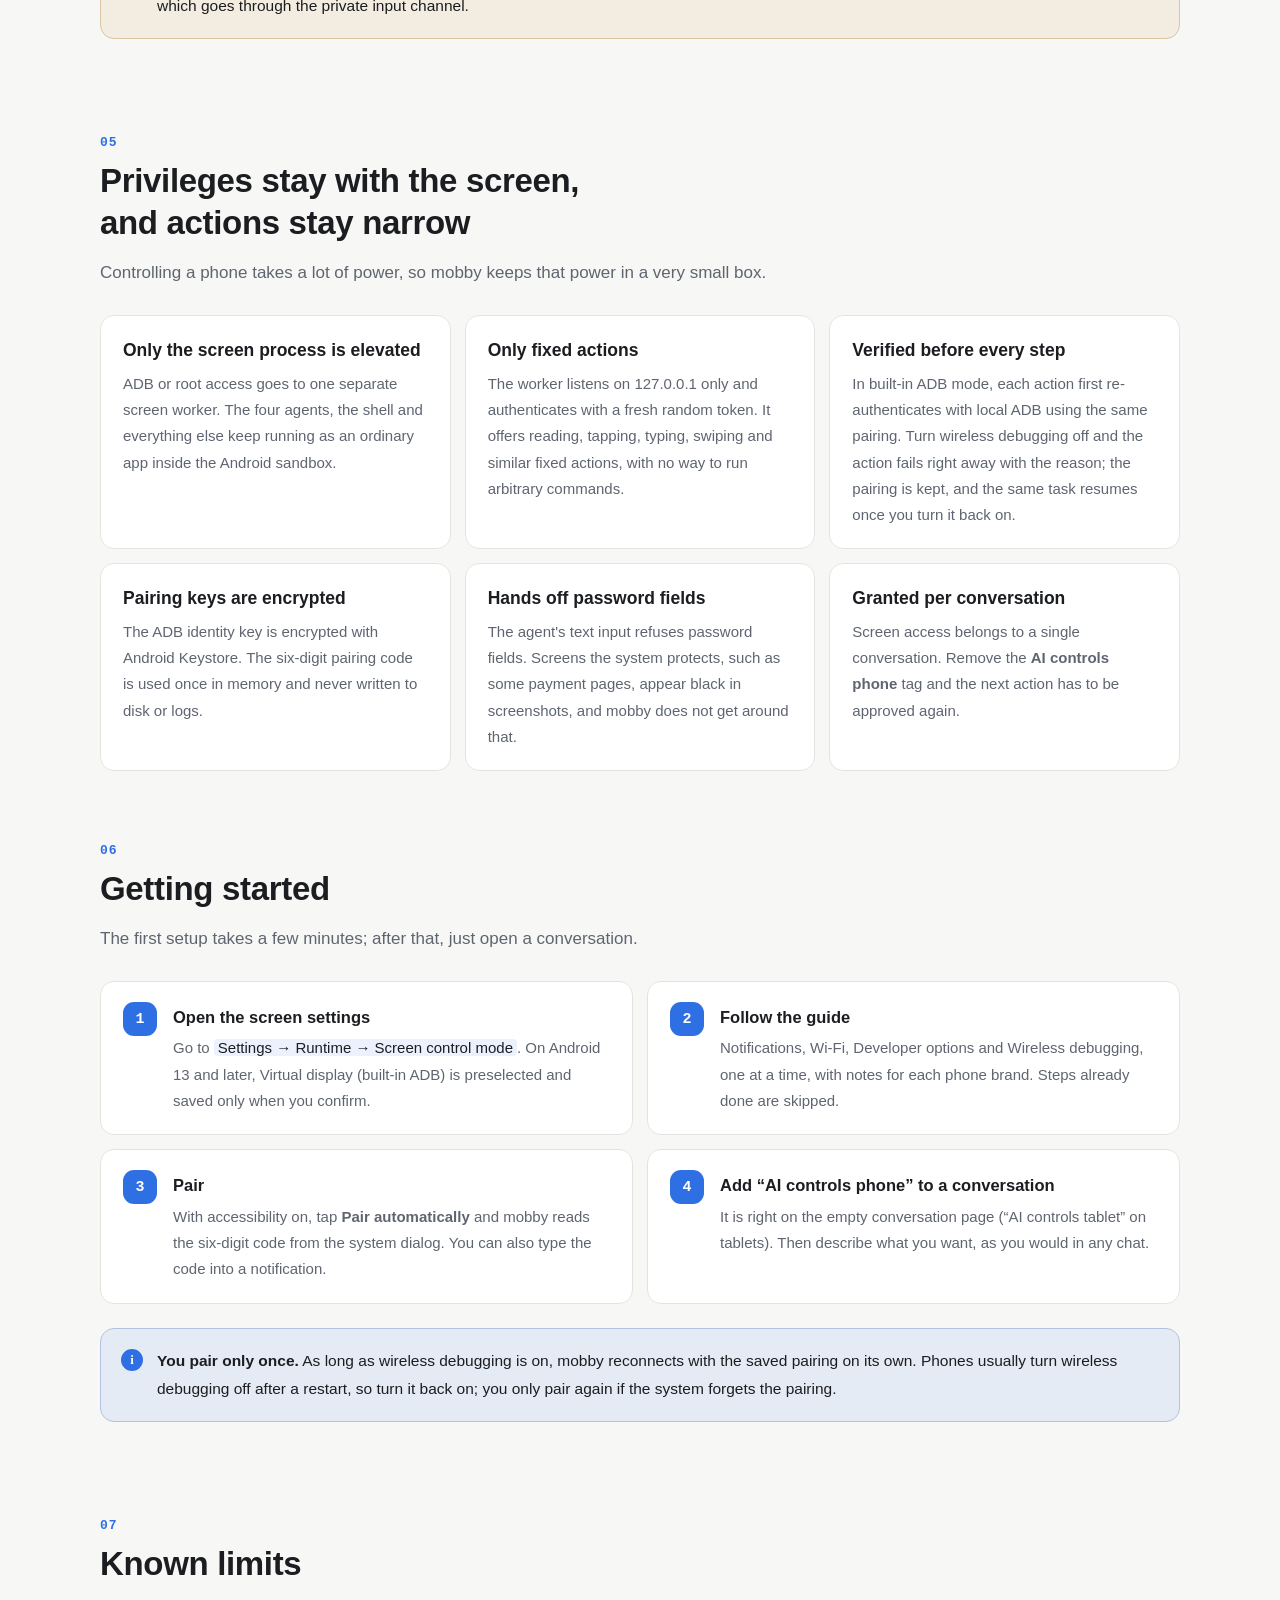
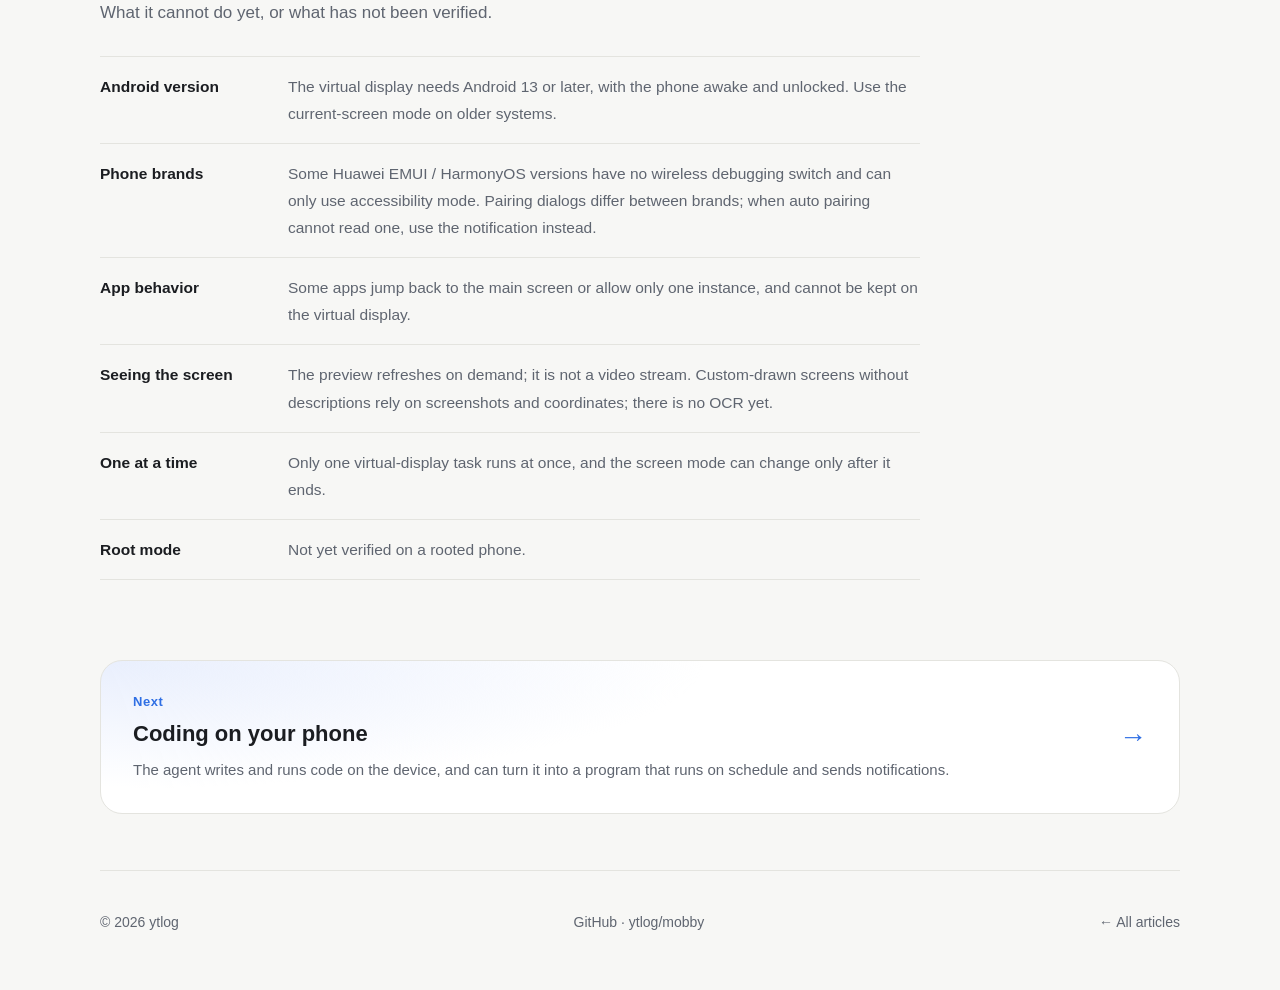
<file: articles/mobby-ai-uses-your-phone.html>
<!doctype html>
<html lang="zh-CN" data-title-zh="让 AI 替你操作手机 · mobby" data-title-en="Let AI use your phone · mobby">
<head>
  <meta charset="utf-8">
  <meta name="viewport" content="width=device-width, initial-scale=1">
  <title>让 AI 替你操作手机 · mobby</title>
  <meta name="description" content="mobby 里的 Agent 读屏幕、点按、输入、翻页，在独立副屏上替你操作 App，无需 root、不用电脑；遇到密码、登录和验证码时请你接手，交还后自动继续。" data-en="An on-device AI agent that reads the screen, taps, types and moves between pages on a separate virtual display, with no root and no computer. It hands control back to you for passwords, sign-ins and verification, then carries on.">
  <meta name="keywords" content="mobby, AI 操作手机, 手机 AI Agent, 手机自动化, Android 自动化, 无需 root, 无线调试, ADB 虚拟屏, 副屏, Claude Code, Codex, OpenCode, Pi, AI agent for Android, phone automation, virtual display">
  <meta name="author" content="ytlog">
  <meta name="robots" content="index, follow, max-image-preview:large">
  <meta name="theme-color" content="#f7f7f5" media="(prefers-color-scheme: light)">
  <meta name="theme-color" content="#101216" media="(prefers-color-scheme: dark)">
  <link rel="alternate" hreflang="zh-CN" href="https://ytlog.github.io/articles/mobby-ai-uses-your-phone.html?lang=zh">
  <link rel="alternate" hreflang="en" href="https://ytlog.github.io/articles/mobby-ai-uses-your-phone.html?lang=en">
  <link rel="alternate" hreflang="x-default" href="https://ytlog.github.io/articles/mobby-ai-uses-your-phone.html">
  <meta property="og:type" content="article">
  <meta property="og:site_name" content="ytlog">
  <meta property="og:url" content="https://ytlog.github.io/articles/mobby-ai-uses-your-phone.html">
  <meta property="og:title" content="Let AI use your phone · mobby">
  <meta property="og:description" content="An on-device AI agent that reads the screen, taps, types and moves between pages on a separate virtual display, with no root and no computer. It hands control back to you for passwords, sign-ins and verification, then carries on.">
  <meta property="og:locale" content="en_US">
  <meta property="og:locale:alternate" content="zh_CN">
  <meta property="og:image" content="https://ytlog.github.io/assets/mobby/og-phone.png">
  <meta property="og:image:width" content="1200">
  <meta property="og:image:height" content="630">
  <meta property="og:image:alt" content="mobby: an AI agent operating apps on a separate virtual display of an Android phone">
  <meta property="article:published_time" content="2026-11-10">
  <meta property="article:modified_time" content="2026-11-10">
  <meta property="article:author" content="https://github.com/ytlog">
  <meta name="twitter:card" content="summary_large_image">
  <meta name="twitter:title" content="Let AI use your phone · mobby">
  <meta name="twitter:description" content="An on-device AI agent that reads the screen, taps, types and moves between pages on a separate virtual display, with no root and no computer. It hands control back to you for passwords, sign-ins and verification, then carries on.">
  <meta name="twitter:image" content="https://ytlog.github.io/assets/mobby/og-phone.png">
  <link rel="icon" href="../assets/mobby-icon.svg">
  <script>
    (function () {
      var root = document.documentElement, q = new URLSearchParams(location.search), t = q.get("theme"), l = q.get("lang"), fixed = l === "en" || l === "zh";
      try { t = t || localStorage.getItem("theme"); l = l || localStorage.getItem("lang"); } catch (e) {}
      if (t === "black" || t === "white") root.dataset.theme = t;
      if (l !== "en" && l !== "zh") l = (navigator.language || "").toLowerCase().indexOf("zh") === 0 ? "zh" : "en";
      root.dataset.lang = l;
      root.classList.add("js");
      if (l === "en") {
        document.title = root.dataset.titleEn;
        var d = document.querySelector('meta[name="description"]');
        d.content = d.dataset.en;
      }
      // ?lang=zh and ?lang=en are the two language versions; each one is its own canonical URL.
      if (fixed) {
        var c = document.createElement("link");
        c.rel = "canonical";
        c.href = location.origin + location.pathname + "?lang=" + l;
        document.head.appendChild(c);
      }
    })();
  </script>
  <script type="application/ld+json">
{
  "@context": "https://schema.org",
  "@graph": [
    {
      "@type": "TechArticle",
      "@id": "https://ytlog.github.io/articles/mobby-ai-uses-your-phone.html#article",
      "headline": "让 AI 替你操作手机",
      "alternativeHeadline": "Let AI use your phone",
      "description": "mobby 里的 Agent 读屏幕、点按、输入、翻页，在独立副屏上替你操作 App，无需 root、不用电脑；遇到密码、登录和验证码时请你接手，交还后自动继续。",
      "inLanguage": [
        "zh-CN",
        "en"
      ],
      "datePublished": "2026-11-10",
      "dateModified": "2026-11-10",
      "author": {
        "@id": "https://ytlog.github.io/#person"
      },
      "publisher": {
        "@id": "https://ytlog.github.io/#person"
      },
      "image": "https://ytlog.github.io/assets/mobby/og-phone.png",
      "mainEntityOfPage": "https://ytlog.github.io/articles/mobby-ai-uses-your-phone.html",
      "isPartOf": {
        "@id": "https://ytlog.github.io/articles/#articles"
      },
      "about": {
        "@id": "https://ytlog.github.io/#mobby"
      },
      "keywords": "mobby, AI 操作手机, 手机 AI Agent, 手机自动化, Android 自动化, 无需 root, 无线调试, ADB 虚拟屏, 副屏, Claude Code, Codex, OpenCode, Pi, AI agent for Android, phone automation, virtual display"
    },
    {
      "@type": "Person",
      "@id": "https://ytlog.github.io/#person",
      "name": "ytlog",
      "url": "https://ytlog.github.io/",
      "sameAs": [
        "https://github.com/ytlog"
      ]
    },
    {
      "@type": "SoftwareApplication",
      "@id": "https://ytlog.github.io/#mobby",
      "name": "mobby",
      "description": "Runs Pi, Claude Code, Codex and OpenCode directly on Android, with access to the screen, photos and files.",
      "operatingSystem": "Android 8.0+",
      "applicationCategory": "DeveloperApplication",
      "offers": {
        "@type": "Offer",
        "price": "0",
        "priceCurrency": "USD"
      },
      "url": "https://github.com/ytlog/mobby",
      "downloadUrl": "https://github.com/ytlog/mobby/releases",
      "license": "https://opensource.org/licenses/MIT"
    },
    {
      "@type": "BreadcrumbList",
      "itemListElement": [
        {
          "@type": "ListItem",
          "position": 1,
          "name": "ytlog",
          "item": "https://ytlog.github.io/"
        },
        {
          "@type": "ListItem",
          "position": 2,
          "name": "文章",
          "item": "https://ytlog.github.io/articles/"
        },
        {
          "@type": "ListItem",
          "position": 3,
          "name": "让 AI 替你操作手机",
          "item": "https://ytlog.github.io/articles/mobby-ai-uses-your-phone.html"
        }
      ]
    }
  ]
}
  </script>
  <link rel="stylesheet" href="../style.css?v=8">
  <link rel="stylesheet" href="article.css?v=3">
</head>
<body>
  <header class="topbar">
    <div class="wrap topbar-inner">
      <nav class="crumbs" aria-label="Breadcrumb">
        <a class="brand" href="../index.html">ytlog</a>
        <span class="sep hide-sm">/</span>
        <a class="hide-sm" href="./"><span data-l="zh">文章</span><span data-l="en">Articles</span></a>
      </nav>
      <nav class="nav">
        <a class="nav-text" href="./"><span data-l="zh">全部文章</span><span data-l="en">All articles</span></a>
        <button class="chip" id="theme-toggle" type="button" aria-label="Toggle dark mode">
          <svg class="i-moon" viewBox="0 0 24 24" aria-hidden="true"><path d="M20.5 14.6A8.5 8.5 0 0 1 9.4 3.5a8.5 8.5 0 1 0 11.1 11.1z"/></svg>
          <svg class="i-sun" viewBox="0 0 24 24" aria-hidden="true"><circle cx="12" cy="12" r="4.2"/><path d="M12 1.8v3M12 19.2v3M1.8 12h3M19.2 12h3M4.8 4.8l2.1 2.1M17.1 17.1l2.1 2.1M4.8 19.2l2.1-2.1M17.1 6.9l2.1-2.1"/></svg>
          <span class="chip-label" id="theme-label">深色</span>
        </button>
        <button class="chip" id="lang-toggle" type="button" aria-label="Switch language">EN</button>
      </nav>
    </div>
  </header>

  <!-- ============================== 中文 ============================== -->
  <main class="wrap" data-l="zh" lang="zh-CN">
    <section class="a-hero">
      <div>
        <p class="eyebrow"><img src="../assets/mobby-icon.svg" alt="">mobby · 操作手机</p>
        <h1>让 AI 替你操作手机</h1>
        <p class="lede">在对话里加上「AI 操作手机」，说出想做的事。mobby 里的 Agent 会读屏幕、点按、输入、翻页，一步一步把它做完。它在一块独立的副屏上工作，你可以在旁边看着，也可以随时接手。</p>
        <p class="prompt"><small>你说</small>去应用商店下载番茄ToDo，打开添加待办的功能。</p>
        <ul class="badges">
          <li><b>无需 root</b></li>
          <li>不用电脑</li>
          <li>副屏模式 · Android 13+</li>
          <li>Pi · Claude Code · Codex · OpenCode</li>
        </ul>
        <p class="byline"><a href="https://github.com/ytlog" rel="author">ytlog</a> · <time datetime="2026-11-10">2026 年 11 月 10 日</time> · 约 6 分钟</p>
      </div>
      <figure class="stage">
        <img src="../assets/mobby/app-feature-zh.gif" width="404" height="835" loading="lazy" decoding="async" alt="手机演示：Agent 从应用商店安装番茄ToDo 并打开添加待办页面">
        <figcaption>真机录屏精剪 · 小米手机 Android 13</figcaption>
      </figure>
    </section>

    <ol class="toc">
      <li><a href="#how">一次操作怎样完成</a></li>
      <li><a href="#modes">三种屏幕模式</a></li>
      <li><a href="#virtual">副屏</a></li>
      <li><a href="#handoff">需要你的时候</a></li>
      <li><a href="#safety">安全边界</a></li>
      <li><a href="#start">开始使用</a></li>
      <li><a href="#limits">已知限制</a></li>
    </ol>

    <section class="chapter" id="how">
      <div class="chapter-head">
        <span class="num">01</span>
        <h2>每一步都先看清，再动手</h2>
        <p>Agent 不靠记忆盲点。它每做一步都要读一次屏幕，动作做完再读一次，确认页面真的变了。</p>
      </div>
      <ol class="loop">
        <li><b>读屏</b><span>控件树告诉它页面上有哪些按钮、输入框和文字；截图补上没有文字描述的部分。</span></li>
        <li><b>判断</b><span>对照你的目标，决定下一步：该点哪里、该填什么、要不要返回。</span></li>
        <li><b>动作</b><span>打开应用、点按、输入文字、滑动、返回，一次只做一件事。</span></li>
        <li><b>核对</b><span>再读一次屏幕。目标页面没有出现，就不算成功。</span></li>
      </ol>
      <p class="loop-back">循环往复，直到任务完成，或者需要你来决定。</p>
      <div class="prose">
        <p>每个动作都会作为一张卡片出现在对话里，和 Agent 的思考、回复按发生顺序排在一起。运行时卡片展开，结束后自动折叠，点标题可以重新查看当时的画面和结果。</p>
        <p>结果说不准的时候，mobby 会如实标出来，不会显示成成功。<strong>已经发出去的点按和输入不会被自动重放</strong>，避免重复下单、重复发送这类副作用。连接断了要恢复时，Agent 也得先重新读屏，才能继续动手。</p>
      </div>
      <div class="note">
        <p><b>做过的流程可以记住。</b>Agent 可以把一段通过验收的点按和输入封存成流程，下次按编号回放。回放前会先核对当前的应用、页面结构和目标控件，对不上就停下，不会盲点。流程里只保存控件名称、动作和页面结构摘要，不保存你输入的文字。</p>
      </div>
    </section>

    <section class="chapter" id="modes">
      <div class="chapter-head">
        <span class="num">02</span>
        <h2>三种屏幕模式，按你的手机来选</h2>
        <p>在「设置 → 运行环境 → 屏幕操作模式」里，选择 Agent 在哪块屏幕上工作。</p>
      </div>
      <div class="grid-3">
        <article class="card featured">
          <span class="flag">推荐</span>
          <span class="kicker">虚拟屏幕 · 内置 ADB</span>
          <h3>它在副屏上忙，你照常用手机</h3>
          <p>Agent 在一块看不见的副屏上打开和操作应用，你留在 mobby 里看预览。ADB 客户端就在 mobby 里，不用装其他 App，也不用连电脑。</p>
          <p class="need"><b>需要：</b>Android 13 及以上；开启系统「无线调试」，并在 mobby 里配对一次。</p>
        </article>
        <article class="card">
          <span class="kicker">当前屏幕 · 无障碍</span>
          <h3>直接操作你眼前这块屏幕</h3>
          <p>执行时 mobby 隐藏自己的悬浮层并保持亮屏。任务进行时，手机交给它来操作。适合 Android 12 及以下，或者系统没有无线调试的机型。</p>
          <p class="need"><b>需要：</b>开启「mobby 屏幕操作」无障碍服务和任务通知。</p>
        </article>
        <article class="card">
          <span class="kicker">虚拟屏幕 · root</span>
          <h3>同样的副屏，权限来自 root</h3>
          <p>默认置灰。点「检查 Root 权限」，在超级用户管理器里同意后才能选择。mobby 不会帮你 root 手机，也不改系统权限。</p>
          <p class="need"><b>需要：</b>Android 13 及以上，设备本身已经有 <code>su</code>。</p>
        </article>
      </div>
    </section>

    <section class="chapter" id="virtual">
      <div class="chapter-head">
        <span class="num">03</span>
        <h2>副屏：它在旁边干活，你继续用手机</h2>
        <p>选好虚拟屏模式后，每个任务都有一块自己的屏幕。</p>
      </div>
      <figure class="screens" aria-label="主屏与副屏示意">
        <div>
          <div class="device">
            <div class="glass">
              <div class="mock-bar"><i></i>mobby</div>
              <div class="mock-msg me">帮我在购物 App 里搜一下登山鞋，按销量排序</div>
              <div class="mock-step">打开购物 App</div>
              <div class="mock-step">点击搜索框</div>
              <div class="mock-step">输入「登山鞋」</div>
              <div class="mock-step run">点击「销量」</div>
              <div class="mock-pip" aria-hidden="true"></div>
            </div>
          </div>
          <p class="device-label"><b>主屏 · 你</b>留在 mobby 里，右上角是实时预览</p>
        </div>
        <div class="link-arrow">
          <svg viewBox="0 0 64 20" aria-hidden="true"><path d="M2 10h56M52 4l7 6-7 6"/></svg>
          读屏 · 点按 · 输入<br>只发生在副屏
        </div>
        <div>
          <div class="device virtual">
            <div class="glass">
              <div class="mock-app">
                <div class="head">购物 App</div>
                <div class="rows"><span></span><span></span><span class="hit"></span><span></span><span></span><span></span></div>
              </div>
              <span class="tap" aria-hidden="true"></span>
            </div>
          </div>
          <p class="device-label"><b>副屏 · Agent</b>720×1280 独立显示，你看不见它</p>
        </div>
      </figure>
      <div class="prose">
        <p>任务开始时，mobby 会创建一块 720×1280 的独立显示屏。Agent 先找到目标应用，把它启动到这块副屏上；之后的读屏、点按、滑动都只发生在这里，碰不到你的主屏。</p>
      </div>
      <ul class="ticks prose">
        <li><b>随时看得到。</b>任务运行时，mobby 各个页面的右上角都有可以收起的副屏预览。授予悬浮窗权限后，离开 mobby 也会以系统小窗继续显示。</li>
        <li><b>导航只在副屏里。</b>副屏有自己的「主页」和「最近任务」，只列出副屏里的应用和任务，不会把你的桌面翻出来。</li>
        <li><b>用完就收。</b>任务结束、停止或者连接断开，副屏和里面的任务一起释放。</li>
      </ul>
      <div class="note">
        <p><b>副屏不是应用分身。</b>应用在副屏里用的还是你手机上原来的登录和数据。少数应用会自己跳回主屏，或者只允许一个实例；遇到这种情况，mobby 会明确报告，而不会把任务挪到你的主屏上继续做。</p>
      </div>
    </section>

    <section class="chapter" id="handoff">
      <div class="chapter-head">
        <span class="num">04</span>
        <h2>需要你的时候，它会停下来等你</h2>
        <p>登录、验证码、滑块这些步骤，Agent 不该替你做主，很多时候也做不了。遇到时它会请你处理，你处理完，它接着做。</p>
      </div>
      <div class="grid-2">
        <article class="card">
          <div class="icon-dot"><svg viewBox="0 0 24 24"><rect x="5" y="10" width="14" height="10" rx="2.5"/><path d="M8 10V7.5a4 4 0 0 1 8 0V10"/></svg></div>
          <h3>私密输入</h3>
          <p>Agent 指出要填的输入框，并说明原因。你在 mobby 的弹窗里填写，内容直接写进副屏的输入框。Agent 读屏时看不到原值，这段时间截图也会暂停提供给它。</p>
          <p class="need"><b>适合：</b>密码、验证码、身份信息。</p>
        </article>
        <article class="card">
          <div class="icon-dot"><svg viewBox="0 0 24 24"><path d="M9 11V5.5a1.5 1.5 0 0 1 3 0V11m0-1.5a1.5 1.5 0 0 1 3 0V12m0-1a1.5 1.5 0 0 1 3 0v4.5A5.5 5.5 0 0 1 12.5 21h-1a5.5 5.5 0 0 1-4.6-2.5L4.5 14.8a1.5 1.5 0 0 1 2.4-1.8L9 15"/></svg></div>
          <h3>接手副屏</h3>
          <p>进入全屏的接手页，直接点按、拖动、返回副屏上的应用。点到输入框时，用手机自己的键盘打字，和平时一样。</p>
          <p class="need"><b>适合：</b>滑块验证、手动获取验证码、需要你亲自选的步骤。</p>
        </article>
      </div>
      <ol class="timeline" style="margin-top: 32px">
        <li><b>Agent 请求帮助</b><span>弹窗写明要填哪个字段、为什么需要你。它不会在聊天里罗列选项等你回复，而是直接请你接手。</span></li>
        <li><b>你接手，它立刻停手</b><span>你控制副屏期间，Agent 的读屏和点按都会被拒绝，不排队，也不会跟你抢屏幕。</span></li>
        <li><b>你交还，它重新看一遍</b><span>mobby 清掉接手期间的旧画面，要求 Agent 先重新读屏，再决定下一步。</span></li>
        <li><b>自动继续</b><span>就算 Agent 已经结束了这一轮，mobby 也会在你交还后替你发一句「我已在副屏完成操作，请继续」。不用再手动催它。</span></li>
      </ol>
      <div class="note warn">
        <p>用手机键盘输入的内容，交还后 Agent 读屏能看到。需要保密的内容，请用接手页里的「输入文字」，它走的是私密输入通道。</p>
      </div>
    </section>

    <section class="chapter" id="safety">
      <div class="chapter-head">
        <span class="num">05</span>
        <h2>权限只给屏幕，动作都有边界</h2>
        <p>能操作手机的权限很大，所以 mobby 把它关在一个很小的范围里。</p>
      </div>
      <div class="grid-3">
        <article class="card">
          <h3>只给屏幕进程提权</h3>
          <p>ADB 或 root 权限只交给一个独立的屏幕工作进程。四个 Agent、Shell 和其他功能仍然是普通应用身份，跑在 Android 沙箱里。</p>
        </article>
        <article class="card">
          <h3>只开放固定动作</h3>
          <p>工作进程只监听本机 127.0.0.1，用每次随机生成的令牌认证；只提供读屏、点按、输入、滑动等固定操作，没有执行任意命令的入口。</p>
        </article>
        <article class="card">
          <h3>每一步重新验明身份</h3>
          <p>内置 ADB 模式下，每次操作前都会用同一配对身份重新认证本机 ADB。无线调试一关，操作立刻失败并说明原因；配对保留，重新打开后在同一个任务里就能续上。</p>
        </article>
        <article class="card">
          <h3>配对凭据加密保存</h3>
          <p>ADB 身份私钥用 Android Keystore 加密保存；六位配对码只在内存里用一次，不写入磁盘，也不进日志。</p>
        </article>
        <article class="card">
          <h3>不碰密码框</h3>
          <p>Agent 的文字输入会拒绝密码框。受系统保护的画面（例如部分支付页面）在截图里是黑的，mobby 不会绕过。</p>
        </article>
        <article class="card">
          <h3>按对话授权</h3>
          <p>屏幕权限跟着单个对话走。移除「AI 操作手机」标签后，下一次操作要重新确认。</p>
        </article>
      </div>
    </section>

    <section class="chapter" id="start">
      <div class="chapter-head">
        <span class="num">06</span>
        <h2>开始使用</h2>
        <p>第一次配置大约几分钟，以后打开对话就能用。</p>
      </div>
      <ol class="steps">
        <li><b>打开屏幕设置</b><span>进入<em>设置 → 运行环境 → 屏幕操作模式</em>。Android 13 及以上会预选「虚拟屏幕（内置 ADB）」，确认后才会保存。</span></li>
        <li><b>跟着向导一步步来</b><span>通知、Wi-Fi、开发者选项、无线调试，一次只处理一项，并附有不同品牌手机的说明。已经满足的步骤会自动跳过。</span></li>
        <li><b>完成配对</b><span>开启无障碍后可以点「自动配对」，mobby 会读取系统弹窗里的六位配对码；也可以在通知里手动输入。</span></li>
        <li><b>在对话里加上「AI 操作手机」</b><span>空对话页就有这个入口，平板上叫「AI 操作平板」。然后像平时聊天一样，说出要做的事。</span></li>
      </ol>
      <div class="note">
        <p><b>配对只需要一次。</b>只要无线调试开着，mobby 会用保存的配对自动重连。手机重启后系统通常会关掉无线调试，重新打开即可；只有系统忘了这次配对，才需要再配一遍。</p>
      </div>
    </section>

    <section class="chapter" id="limits">
      <div class="chapter-head">
        <span class="num">07</span>
        <h2>已知限制</h2>
        <p>这些是现在做不到或还没验证的地方。</p>
      </div>
      <ul class="limits">
        <li><b>系统版本</b><span>副屏模式需要 Android 13 及以上，手机要保持亮屏、解锁。更早的系统请用当前屏幕模式。</span></li>
        <li><b>厂商差异</b><span>部分华为 EMUI / HarmonyOS 版本没有无线调试开关，只能使用无障碍模式。各家系统的配对弹窗也不完全一样，自动配对认不出时会改用通知输入。</span></li>
        <li><b>应用行为</b><span>有的应用会自己跳回主屏，或者只允许一个实例，这时无法在副屏里隔离运行。</span></li>
        <li><b>画面与识别</b><span>预览是按需刷新的画面，不是视频流。没有文字描述的自绘界面只能依靠截图和坐标操作，目前没有 OCR。</span></li>
        <li><b>并发</b><span>同一时间只运行一个副屏任务；切换屏幕模式要等任务结束。</span></li>
        <li><b>root 模式</b><span>还没有在已 root 的真机上完成验收。</span></li>
      </ul>
    </section>

    <a class="next" href="mobby-coding-on-your-phone.html">
      <div>
        <small>下一篇</small>
        <strong>在手机上写程序</strong>
        <span>Agent 在本机写代码、跑起来；写成程序后还能装进 mobby，按时运行、发通知。</span>
      </div>
      <span class="go" aria-hidden="true">→</span>
    </a>
  </main>

  <!-- ============================== English ============================== -->
  <main class="wrap" data-l="en" lang="en">
    <section class="a-hero">
      <div>
        <p class="eyebrow"><img src="../assets/mobby-icon.svg" alt="">mobby · Using your phone</p>
        <h1>Let AI use your phone</h1>
        <p class="lede">Add <b>AI controls phone</b> to a conversation and say what you want done. The agent inside mobby reads the screen, taps, types and moves between pages until the job is finished. It works on a separate virtual display, so you can watch it, or step in at any time.</p>
        <p class="prompt"><small>You say</small>Install Via browser from the app store and open Bookmarks.</p>
        <ul class="badges">
          <li><b>No root</b></li>
          <li>No computer</li>
          <li>Virtual display · Android 13+</li>
          <li>Pi · Claude Code · Codex · OpenCode</li>
        </ul>
        <p class="byline"><a href="https://github.com/ytlog" rel="author">ytlog</a> · <time datetime="2026-11-10">Nov 10, 2026</time> · 7 min read</p>
      </div>
      <figure class="stage">
        <img src="../assets/mobby/app-feature-en.gif" width="404" height="835" loading="lazy" decoding="async" alt="Phone demo: the agent installs Via browser and opens Bookmarks">
        <figcaption>Edited screen recording · Xiaomi phone, Android 13</figcaption>
      </figure>
    </section>

    <ol class="toc">
      <li><a href="#how-en">How a step works</a></li>
      <li><a href="#modes-en">Three screen modes</a></li>
      <li><a href="#virtual-en">The virtual display</a></li>
      <li><a href="#handoff-en">When it needs you</a></li>
      <li><a href="#safety-en">Safety limits</a></li>
      <li><a href="#start-en">Getting started</a></li>
      <li><a href="#limits-en">Known limits</a></li>
    </ol>

    <section class="chapter" id="how-en">
      <div class="chapter-head">
        <span class="num">01</span>
        <h2>Look first, then act, every single step</h2>
        <p>The agent never taps from memory. It reads the screen before each action and again afterwards, to confirm the page really changed.</p>
      </div>
      <ol class="loop">
        <li><b>Read</b><span>The view tree lists the buttons, fields and text on the page; a screenshot covers anything without a description.</span></li>
        <li><b>Decide</b><span>It compares the page with your goal and picks the next move: where to tap, what to type, whether to go back.</span></li>
        <li><b>Act</b><span>Open an app, tap, type, swipe or go back: one action at a time.</span></li>
        <li><b>Check</b><span>It reads the screen again. If the expected page did not appear, the step did not succeed.</span></li>
      </ol>
      <p class="loop-back">The loop repeats until the task is done, or until a decision belongs to you.</p>
      <div class="prose">
        <p>Every action appears as a card in the conversation, in order with the agent's reasoning and replies. Cards expand while they run and fold when done; tap a title to see the screen and result from that moment.</p>
        <p>When an outcome is uncertain, mobby says so instead of showing success. <strong>A tap or input that has already been sent is never replayed automatically</strong>, so nothing gets ordered or sent twice. After a dropped connection, the agent must read the screen again before it may act.</p>
      </div>
      <div class="note">
        <p><b>Finished flows can be remembered.</b> The agent can save a verified series of taps and inputs as a workflow and replay it by ID later. Before replaying, it checks the current app, page structure and target controls, and stops if they do not match. A workflow keeps control names, actions and a structural summary of each page, never the text you typed.</p>
      </div>
    </section>

    <section class="chapter" id="modes-en">
      <div class="chapter-head">
        <span class="num">02</span>
        <h2>Three screen modes, chosen for your phone</h2>
        <p>Under <b>Settings → Runtime → Screen control mode</b>, choose which screen the agent works on.</p>
      </div>
      <div class="grid-3">
        <article class="card featured">
          <span class="flag">Recommended</span>
          <span class="kicker">Virtual display · Built-in ADB</span>
          <h3>It works on its own screen while you keep using yours</h3>
          <p>The agent opens and operates apps on a hidden second display while you watch a live preview in mobby. The ADB client ships inside mobby: no extra app, no computer.</p>
          <p class="need"><b>Needs:</b> Android 13 or later; turn on Wireless debugging and pair once inside mobby.</p>
        </article>
        <article class="card">
          <span class="kicker">Current screen · Accessibility</span>
          <h3>It works on the screen in front of you</h3>
          <p>mobby hides its own overlays and keeps the screen on while it acts, so hand the phone over for the duration. Best for Android 12 and earlier, or phones without wireless debugging.</p>
          <p class="need"><b>Needs:</b> the mobby Screen Control accessibility service and task notifications.</p>
        </article>
        <article class="card">
          <span class="kicker">Virtual display · Root</span>
          <h3>The same virtual display, powered by root</h3>
          <p>Disabled by default. Tap <b>Check root permission</b> and approve in your superuser manager to enable it. mobby never roots your phone or changes system permissions.</p>
          <p class="need"><b>Needs:</b> Android 13 or later, and a device that already has <code>su</code>.</p>
        </article>
      </div>
    </section>

    <section class="chapter" id="virtual-en">
      <div class="chapter-head">
        <span class="num">03</span>
        <h2>The virtual display: it works beside you</h2>
        <p>With a virtual mode selected, every task gets a screen of its own.</p>
      </div>
      <figure class="screens" aria-label="Main screen and virtual display">
        <div>
          <div class="device">
            <div class="glass">
              <div class="mock-bar"><i></i>mobby</div>
              <div class="mock-msg me">Search for hiking boots in the shopping app and sort by sales</div>
              <div class="mock-step">Open shopping app</div>
              <div class="mock-step">Tap the search box</div>
              <div class="mock-step">Type "hiking boots"</div>
              <div class="mock-step run">Tap "Sales"</div>
              <div class="mock-pip" aria-hidden="true"></div>
            </div>
          </div>
          <p class="device-label"><b>Main screen · You</b>Stay in mobby, with a live preview in the corner</p>
        </div>
        <div class="link-arrow">
          <svg viewBox="0 0 64 20" aria-hidden="true"><path d="M2 10h56M52 4l7 6-7 6"/></svg>
          Reads, taps and typing<br>stay on the virtual display
        </div>
        <div>
          <div class="device virtual">
            <div class="glass">
              <div class="mock-app">
                <div class="head">Shopping app</div>
                <div class="rows"><span></span><span></span><span class="hit"></span><span></span><span></span><span></span></div>
              </div>
              <span class="tap" aria-hidden="true"></span>
            </div>
          </div>
          <p class="device-label"><b>Virtual display · Agent</b>A separate 720×1280 display you never see</p>
        </div>
      </figure>
      <div class="prose">
        <p>When a task starts, mobby creates a separate 720×1280 display. The agent finds the target app and launches it there; from then on every read, tap and swipe happens on that display and never touches your main screen.</p>
      </div>
      <ul class="ticks prose">
        <li><b>Always visible.</b> While a task runs, every mobby page shows a collapsible preview in the top-right corner. With overlay permission, it stays on as a small system window after you leave mobby.</li>
        <li><b>Navigation stays inside.</b> The virtual display has its own Home and Recents that list only its own apps and tasks; your launcher is never touched.</li>
        <li><b>Gone when done.</b> When the task ends, is stopped or loses its connection, the display and everything on it are released.</li>
      </ul>
      <div class="note">
        <p><b>It is not an app clone.</b> Apps on the virtual display use the same sign-ins and data as on your phone. A few apps jump back to the main screen on their own or allow only one instance; mobby reports that plainly instead of moving the task onto your main screen.</p>
      </div>
    </section>

    <section class="chapter" id="handoff-en">
      <div class="chapter-head">
        <span class="num">04</span>
        <h2>When it needs you, it stops and waits</h2>
        <p>Sign-ins, verification codes and slider checks are not the agent's call, and often it cannot do them anyway. It asks you to handle them, then carries on.</p>
      </div>
      <div class="grid-2">
        <article class="card">
          <div class="icon-dot"><svg viewBox="0 0 24 24"><rect x="5" y="10" width="14" height="10" rx="2.5"/><path d="M8 10V7.5a4 4 0 0 1 8 0V10"/></svg></div>
          <h3>Private input</h3>
          <p>The agent names the field to fill and why. You type into a dialog in mobby and the value goes straight into the field on the virtual display. The agent never sees the original value when it reads the screen, and screenshots are withheld from it meanwhile.</p>
          <p class="need"><b>Use it for:</b> passwords, verification codes, personal details.</p>
        </article>
        <article class="card">
          <div class="icon-dot"><svg viewBox="0 0 24 24"><path d="M9 11V5.5a1.5 1.5 0 0 1 3 0V11m0-1.5a1.5 1.5 0 0 1 3 0V12m0-1a1.5 1.5 0 0 1 3 0v4.5A5.5 5.5 0 0 1 12.5 21h-1a5.5 5.5 0 0 1-4.6-2.5L4.5 14.8a1.5 1.5 0 0 1 2.4-1.8L9 15"/></svg></div>
          <h3>Take over</h3>
          <p>Tap <b>Take over display</b> to open the full-screen takeover page and tap, drag or go back in the app on the virtual display yourself. Tap a text field and type with your phone's own keyboard, as usual.</p>
          <p class="need"><b>Use it for:</b> slider checks, requesting codes, choices only you should make.</p>
        </article>
      </div>
      <ol class="timeline" style="margin-top: 32px">
        <li><b>The agent asks for help</b><span>The dialog states which field and why. Instead of listing options in chat and waiting for a reply, the agent asks you to take over right away.</span></li>
        <li><b>You take over; it stops at once</b><span>While you control the display, the agent's reads and taps are refused, not queued. It never fights you for the screen.</span></li>
        <li><b>You hand back; it looks again</b><span>mobby discards frames from your session and makes the agent read the screen before deciding anything.</span></li>
        <li><b>It continues on its own</b><span>Even if the agent already ended its turn, mobby sends "I finished on the virtual display, please continue" for you. No need to nudge it.</span></li>
      </ol>
      <div class="note warn">
        <p>Text you type with the phone keyboard is visible to the agent after you hand back. For anything secret, use <b>Enter text</b> on the takeover page, which goes through the private input channel.</p>
      </div>
    </section>

    <section class="chapter" id="safety-en">
      <div class="chapter-head">
        <span class="num">05</span>
        <h2>Privileges stay with the screen, and actions stay narrow</h2>
        <p>Controlling a phone takes a lot of power, so mobby keeps that power in a very small box.</p>
      </div>
      <div class="grid-3">
        <article class="card">
          <h3>Only the screen process is elevated</h3>
          <p>ADB or root access goes to one separate screen worker. The four agents, the shell and everything else keep running as an ordinary app inside the Android sandbox.</p>
        </article>
        <article class="card">
          <h3>Only fixed actions</h3>
          <p>The worker listens on 127.0.0.1 only and authenticates with a fresh random token. It offers reading, tapping, typing, swiping and similar fixed actions, with no way to run arbitrary commands.</p>
        </article>
        <article class="card">
          <h3>Verified before every step</h3>
          <p>In built-in ADB mode, each action first re-authenticates with local ADB using the same pairing. Turn wireless debugging off and the action fails right away with the reason; the pairing is kept, and the same task resumes once you turn it back on.</p>
        </article>
        <article class="card">
          <h3>Pairing keys are encrypted</h3>
          <p>The ADB identity key is encrypted with Android Keystore. The six-digit pairing code is used once in memory and never written to disk or logs.</p>
        </article>
        <article class="card">
          <h3>Hands off password fields</h3>
          <p>The agent's text input refuses password fields. Screens the system protects, such as some payment pages, appear black in screenshots, and mobby does not get around that.</p>
        </article>
        <article class="card">
          <h3>Granted per conversation</h3>
          <p>Screen access belongs to a single conversation. Remove the <b>AI controls phone</b> tag and the next action has to be approved again.</p>
        </article>
      </div>
    </section>

    <section class="chapter" id="start-en">
      <div class="chapter-head">
        <span class="num">06</span>
        <h2>Getting started</h2>
        <p>The first setup takes a few minutes; after that, just open a conversation.</p>
      </div>
      <ol class="steps">
        <li><b>Open the screen settings</b><span>Go to <em>Settings → Runtime → Screen control mode</em>. On Android 13 and later, Virtual display (built-in ADB) is preselected and saved only when you confirm.</span></li>
        <li><b>Follow the guide</b><span>Notifications, Wi-Fi, Developer options and Wireless debugging, one at a time, with notes for each phone brand. Steps already done are skipped.</span></li>
        <li><b>Pair</b><span>With accessibility on, tap <b>Pair automatically</b> and mobby reads the six-digit code from the system dialog. You can also type the code into a notification.</span></li>
        <li><b>Add “AI controls phone” to a conversation</b><span>It is right on the empty conversation page (“AI controls tablet” on tablets). Then describe what you want, as you would in any chat.</span></li>
      </ol>
      <div class="note">
        <p><b>You pair only once.</b> As long as wireless debugging is on, mobby reconnects with the saved pairing on its own. Phones usually turn wireless debugging off after a restart, so turn it back on; you only pair again if the system forgets the pairing.</p>
      </div>
    </section>

    <section class="chapter" id="limits-en">
      <div class="chapter-head">
        <span class="num">07</span>
        <h2>Known limits</h2>
        <p>What it cannot do yet, or what has not been verified.</p>
      </div>
      <ul class="limits">
        <li><b>Android version</b><span>The virtual display needs Android 13 or later, with the phone awake and unlocked. Use the current-screen mode on older systems.</span></li>
        <li><b>Phone brands</b><span>Some Huawei EMUI / HarmonyOS versions have no wireless debugging switch and can only use accessibility mode. Pairing dialogs differ between brands; when auto pairing cannot read one, use the notification instead.</span></li>
        <li><b>App behavior</b><span>Some apps jump back to the main screen or allow only one instance, and cannot be kept on the virtual display.</span></li>
        <li><b>Seeing the screen</b><span>The preview refreshes on demand; it is not a video stream. Custom-drawn screens without descriptions rely on screenshots and coordinates; there is no OCR yet.</span></li>
        <li><b>One at a time</b><span>Only one virtual-display task runs at once, and the screen mode can change only after it ends.</span></li>
        <li><b>Root mode</b><span>Not yet verified on a rooted phone.</span></li>
      </ul>
    </section>

    <a class="next" href="mobby-coding-on-your-phone.html">
      <div>
        <small>Next</small>
        <strong>Coding on your phone</strong>
        <span>The agent writes and runs code on the device, and can turn it into a program that runs on schedule and sends notifications.</span>
      </div>
      <span class="go" aria-hidden="true">→</span>
    </a>
  </main>

  <footer class="wrap footer article-footer">
    <span>© 2026 ytlog</span>
    <a href="https://github.com/ytlog/mobby" target="_blank" rel="noopener">GitHub · ytlog/mobby</a>
    <a href="./"><span data-l="zh">← 全部文章</span><span data-l="en">← All articles</span></a>
  </footer>

  <script src="article.js?v=3"></script>
</body>
</html>
</file>
<file: style.css>
/* Overview page. Light by default, dark from the system or the toggle.
   The toggle stores "black" / "white", the same key the showcase page uses. */
:root {
  --bg: #f7f7f5;
  --surface: #ffffff;
  --text: #1b1d21;
  --muted: #5f6570;
  --line: #e4e4df;
  --accent: #2f6fe4;
  --accent-ink: #ffffff;
  --code-bg: #15181e;
  --code-text: #d6dae2;
  --code-muted: #7d8594;
  --add: #7ad19b;
  --del: #f08a8a;
  --radius: 14px;
  --mono: ui-monospace, SFMono-Regular, Menlo, Consolas, monospace;
  color-scheme: light;
}

@media (prefers-color-scheme: dark) {
  :root:not([data-theme="white"]) {
    --bg: #101216;
    --surface: #171a20;
    --text: #e8eaee;
    --muted: #9aa1ad;
    --line: #262a32;
    --accent: #6c9bff;
    --accent-ink: #0d1016;
    --code-bg: #0b0d11;
    color-scheme: dark;
  }
}
:root[data-theme="black"] {
  --bg: #101216;
  --surface: #171a20;
  --text: #e8eaee;
  --muted: #9aa1ad;
  --line: #262a32;
  --accent: #6c9bff;
  --accent-ink: #0d1016;
  --code-bg: #0b0d11;
  color-scheme: dark;
}

* { box-sizing: border-box; }
html { scroll-behavior: smooth; scroll-padding-top: 72px; }
body {
  margin: 0;
  background: var(--bg);
  color: var(--text);
  font: 16px/1.65 -apple-system, BlinkMacSystemFont, "Segoe UI", "PingFang SC", "Hiragino Sans GB", "Microsoft YaHei", sans-serif;
  -webkit-font-smoothing: antialiased;
}
a { color: inherit; }
.wrap { width: min(1080px, 100% - 32px); margin-inline: auto; }

/* top bar */
.topbar {
  position: sticky; top: 0; z-index: 10;
  background: color-mix(in srgb, var(--bg) 85%, transparent);
  backdrop-filter: saturate(1.4) blur(10px);
  border-bottom: 1px solid var(--line);
}
.topbar-inner { display: flex; align-items: center; justify-content: space-between; height: 56px; }
.brand { font-weight: 700; text-decoration: none; letter-spacing: .02em; }
.nav { display: flex; align-items: center; gap: 10px; font-size: 14px; }
.nav-text { text-decoration: none; color: var(--muted); margin-right: 8px; }
.nav-text:hover { color: var(--text); }
.chip {
  display: inline-flex; align-items: center; gap: 6px; height: 30px;
  font: inherit; font-size: 13px; cursor: pointer; text-decoration: none;
  padding: 0 11px; border-radius: 999px;
  border: 1px solid var(--line); background: var(--surface); color: var(--text);
}
.chip:hover { border-color: var(--muted); }
.chip svg { width: 14px; height: 14px; fill: none; stroke: currentColor; stroke-width: 1.8; stroke-linecap: round; }
.chip .i-moon { fill: currentColor; stroke: none; }
.chip .i-sun { display: none; }
.dark .chip .i-sun { display: block; }
.dark .chip .i-moon { display: none; }
.showcase-link { background: var(--text); color: var(--bg); border-color: var(--text); }
.showcase-link:hover { opacity: .85; border-color: var(--text); }

/* hero */
.hero { display: flex; gap: 28px; align-items: flex-start; padding: 80px 0 40px; }
.avatar { border-radius: 50%; border: 1px solid var(--line); flex: none; }
.eyebrow { margin: 0 0 8px; color: var(--accent); font-size: 14px; font-weight: 600; letter-spacing: .04em; }
h1 { margin: 0; font-size: clamp(30px, 5vw, 46px); line-height: 1.2; letter-spacing: -.01em; word-break: keep-all; text-wrap: balance; }
.lede { max-width: 680px; margin: 16px 0 28px; color: var(--muted); font-size: 18px; }
.hero-links, .project-links { display: flex; flex-wrap: wrap; gap: 10px; }

.btn {
  display: inline-flex; align-items: center; height: 40px; padding: 0 16px;
  border-radius: 10px; border: 1px solid var(--line); background: var(--surface);
  font-size: 15px; font-weight: 500; text-decoration: none;
  transition: border-color .15s, transform .15s;
}
.btn:hover { border-color: var(--muted); }
.btn.primary { background: var(--accent); border-color: var(--accent); color: var(--accent-ink); }
.btn.primary:hover { transform: translateY(-1px); }

/* at a glance */
.glance { display: grid; grid-template-columns: repeat(4, 1fr); gap: 12px; padding-bottom: 24px; }
.glance-card {
  display: flex; flex-direction: column; gap: 2px; padding: 16px 18px;
  background: var(--surface); border: 1px solid var(--line); border-radius: 12px;
  text-decoration: none; transition: border-color .15s, transform .15s;
}
.glance-card:hover { border-color: var(--muted); transform: translateY(-1px); }
.glance-card strong { font-size: 17px; }
.glance-card span:last-child { color: var(--muted); font-size: 14px; }
.glance-kind { font-size: 12px; color: var(--accent); font-weight: 600; letter-spacing: .04em; }

/* projects */
.section { padding: 40px 0; }
.section-title { margin: 0 0 24px; font-size: 14px; font-weight: 600; color: var(--muted); text-transform: uppercase; letter-spacing: .08em; }

.project {
  display: grid; grid-template-columns: 1fr 1.05fr; gap: 40px; align-items: center;
  padding: 36px; margin-bottom: 24px; scroll-margin-top: 72px;
  background: var(--surface); border: 1px solid var(--line); border-radius: var(--radius);
}
.project:nth-of-type(even) .project-visual { order: -1; }
.project-head { display: flex; align-items: center; justify-content: space-between; gap: 12px; }
.project h3 { display: flex; align-items: center; gap: 10px; margin: 0; font-size: 26px; }
.project h3 small { font-size: 15px; font-weight: 500; color: var(--muted); }
.icon { border-radius: 8px; }
.stars { font-size: 14px; color: var(--muted); white-space: nowrap; }
.stars b { color: var(--text); font-weight: 600; }
.tagline { margin: 10px 0 18px; font-size: 17px; }
.points { margin: 0 0 22px; padding-left: 1.1em; color: var(--muted); }
.points li { margin: 4px 0; }
.points li::marker { color: var(--accent); }

.facts { display: flex; flex-wrap: wrap; gap: 8px 28px; margin: 0 0 24px; font-size: 14px; }
.facts dt { color: var(--muted); font-size: 12px; }
.facts dd { margin: 0; font-weight: 500; }

.project-visual { margin: 0; min-width: 0; }
.poster img { display: block; width: 100%; height: auto; border-radius: 10px; }
.dark .poster img { border-radius: 0; filter: drop-shadow(0 18px 30px rgba(0, 0, 0, .45)); }
.phones { display: grid; grid-template-columns: repeat(3, 1fr); gap: 12px; }
.phones img { display: block; width: 100%; height: auto; border-radius: 14px; border: 1px solid var(--line); }

/* code card */
.code-card { background: var(--code-bg); border-radius: 12px; overflow: hidden; color: var(--code-text); }
.code-bar { display: flex; align-items: center; gap: 6px; padding: 10px 14px; border-bottom: 1px solid #ffffff12; }
.code-bar span { width: 10px; height: 10px; border-radius: 50%; background: #ffffff26; }
.code-bar em { margin-left: 8px; font: 12px var(--mono); font-style: normal; color: var(--code-muted); }
.code-card pre { margin: 0; padding: 18px 20px; overflow-x: auto; font: 13.5px/1.7 var(--mono); }
.code-card .k { color: #9ab8ff; }
.code-card .add { color: var(--add); }
.code-card .del { color: var(--del); text-decoration: line-through; text-decoration-color: #f08a8a80; }
.code-card .c { color: var(--code-muted); }
.code-card figcaption { padding: 14px 16px 16px; border-top: 1px solid #ffffff12; }
.flow { display: flex; flex-wrap: wrap; gap: 6px; margin: 0; padding: 0; list-style: none; font-size: 12.5px; }
.flow li { padding: 4px 10px; border-radius: 999px; background: #ffffff10; color: var(--code-text); }
.flow li + li::before { content: "→"; margin-right: 8px; color: var(--code-muted); }
.flow li:nth-child(3) { background: #2f6fe433; color: #b9cdff; }

/* skills */
.skill-grid { display: grid; grid-template-columns: repeat(3, 1fr); gap: 16px; }
.skill { padding: 22px; background: var(--surface); border: 1px solid var(--line); border-radius: var(--radius); }
.skill h3 { margin: 0 0 6px; font-size: 17px; }
.skill p { margin: 0 0 14px; color: var(--muted); font-size: 15px; }
.tags { display: flex; flex-wrap: wrap; gap: 6px; margin: 0; padding: 0; list-style: none; }
.tags li { padding: 3px 10px; border-radius: 999px; font-size: 13px; color: var(--accent); background: color-mix(in srgb, var(--accent) 10%, transparent); }
.practice { margin-top: 24px; padding: 22px; background: var(--surface); border: 1px solid var(--line); border-radius: var(--radius); }
.practice h3 { margin: 0 0 6px; font-size: 17px; }
.practice .points { margin: 0; }
.stack-line { margin: 18px 0 0; color: var(--muted); font: 13.5px/1.8 var(--mono); }
.stack-line span { margin-right: 12px; font-family: inherit; color: var(--text); font-weight: 600; }

.footer {
  display: flex; justify-content: space-between; gap: 16px; flex-wrap: wrap;
  padding: 40px 0 56px; margin-top: 40px;
  color: var(--muted); font-size: 14px; border-top: 1px solid var(--line);
}
.footer a { text-decoration: none; }
.footer a:hover { color: var(--text); }

@media (max-width: 860px) {
  .project { grid-template-columns: 1fr; gap: 28px; padding: 24px; }
  .project:nth-of-type(even) .project-visual { order: 0; }
  .glance { grid-template-columns: 1fr; }
  .skill-grid { grid-template-columns: 1fr; }
}

@media (max-width: 560px) {
  .hero { flex-direction: column; gap: 20px; padding: 40px 0 28px; }
  .avatar { width: 72px; height: 72px; }
  .nav { gap: 6px; }
  .nav-text, .chip-label { display: none; }
  .chip { padding: 0 9px; }
  .project h3 { font-size: 22px; }
  .code-card pre { font-size: 12px; padding: 14px; }
  .phones { gap: 8px; }
  .phones img { border-radius: 10px; }
}
</file>
<file: articles/article.css>
/* Long-form mobby articles. Tokens, top bar, chips and buttons come from ../style.css. */
:root {
  --accent-soft: color-mix(in srgb, var(--accent) 9%, transparent);
  --accent-line: color-mix(in srgb, var(--accent) 28%, var(--line));
  --ok: #1f9d63;
  --warn: #c27a12;
  --stage-a: #e9effd;
  --stage-b: #f4f1ea;
}
@media (prefers-color-scheme: dark) {
  :root:not([data-theme="white"]) { --stage-a: #18213a; --stage-b: #1b1a17; --ok: #5bd09a; --warn: #e9b155; }
}
:root[data-theme="black"] { --stage-a: #18213a; --stage-b: #1b1a17; --ok: #5bd09a; --warn: #e9b155; }

/* Only one language is visible; the head script sets data-lang before paint. */
html[data-lang="en"] [data-l="zh"],
html:not([data-lang="en"]) [data-l="en"] { display: none !important; }

.crumbs { display: flex; align-items: center; gap: 8px; font-size: 14px; color: var(--muted); }
.crumbs a { text-decoration: none; }
.crumbs a:hover { color: var(--text); }
.crumbs .sep { opacity: .5; }

/* hero */
.a-hero {
  display: grid; grid-template-columns: 1.15fr .85fr; gap: 56px; align-items: center;
  padding: 64px 0 48px;
}
.a-hero .eyebrow { display: inline-flex; align-items: center; gap: 8px; }
.a-hero .eyebrow img { width: 20px; height: 20px; border-radius: 5px; }
.a-hero h1 { font-size: clamp(34px, 5.4vw, 54px); letter-spacing: -.02em; }
.a-hero .lede { font-size: 18.5px; margin: 18px 0 26px; }
.prompt {
  position: relative; margin: 0 0 22px; padding: 14px 18px 14px 46px;
  background: var(--surface); border: 1px solid var(--line); border-radius: 16px 16px 16px 4px;
  font-size: 15.5px; line-height: 1.6; box-shadow: 0 1px 0 var(--line);
}
.prompt::before {
  content: ""; position: absolute; left: 16px; top: 17px; width: 18px; height: 18px; border-radius: 50%;
  background: radial-gradient(circle at 35% 35%, #8fb0ff, var(--accent));
}
.prompt small { display: block; margin-bottom: 2px; color: var(--muted); font-size: 12px; letter-spacing: .04em; }
.badges { display: flex; flex-wrap: wrap; gap: 8px; margin: 0; padding: 0; list-style: none; }
.badges li {
  padding: 4px 11px; border-radius: 999px; font-size: 13px;
  border: 1px solid var(--line); background: var(--surface); color: var(--muted);
}
.badges li b { color: var(--text); font-weight: 600; }

.stage {
  position: relative; margin: 0; padding: 34px 0 26px; border-radius: 28px; text-align: center;
  background:
    radial-gradient(120% 80% at 20% 0%, var(--stage-a), transparent 60%),
    radial-gradient(100% 80% at 100% 100%, var(--stage-b), transparent 60%),
    var(--surface);
  border: 1px solid var(--line); overflow: hidden;
}
.stage img { display: block; width: min(300px, 78%); height: auto; margin: 0 auto; filter: drop-shadow(0 22px 34px rgba(20, 30, 60, .22)); }
.stage figcaption { margin-top: 16px; padding: 0 20px; font-size: 12.5px; color: var(--muted); }

/* table of contents */
.toc {
  display: flex; flex-wrap: wrap; gap: 8px; margin: 0 0 8px; padding: 18px 0 30px;
  border-bottom: 1px solid var(--line); list-style: none; counter-reset: toc;
}
.toc li { counter-increment: toc; }
.toc a {
  display: inline-flex; align-items: center; gap: 7px; padding: 6px 13px; border-radius: 999px;
  font-size: 14px; text-decoration: none; color: var(--muted);
  border: 1px solid var(--line); background: var(--surface); transition: color .15s, border-color .15s;
}
.toc a::before { content: counter(toc, decimal-leading-zero); font: 600 11.5px var(--mono); color: var(--accent); }
.toc a:hover { color: var(--text); border-color: var(--muted); }

/* sections */
.chapter { padding: 64px 0 8px; scroll-margin-top: 64px; }
.chapter-head { max-width: 760px; margin-bottom: 28px; }
.chapter-head .num { display: block; margin-bottom: 10px; font: 600 13px var(--mono); color: var(--accent); letter-spacing: .08em; }
.chapter h2 { margin: 0; font-size: clamp(25px, 3.4vw, 33px); line-height: 1.3; letter-spacing: -.01em; text-wrap: balance; }
.chapter-head p { margin: 14px 0 0; color: var(--muted); font-size: 17px; }
.prose { max-width: 720px; }
.prose p { margin: 0 0 16px; font-size: 16.5px; line-height: 1.85; }
.prose p strong { font-weight: 600; }
code, .mono { font-family: var(--mono); font-size: .9em; }
:not(pre) > code { padding: 1px 6px; border-radius: 6px; background: var(--accent-soft); color: var(--accent); white-space: nowrap; }

/* cards */
.grid-2, .grid-3, .grid-4 { display: grid; gap: 14px; }
.grid-2 { grid-template-columns: repeat(2, 1fr); }
.grid-3 { grid-template-columns: repeat(3, 1fr); }
.grid-4 { grid-template-columns: repeat(4, 1fr); }
.card {
  position: relative; display: flex; flex-direction: column; padding: 22px 22px 20px; border-radius: var(--radius);
  background: var(--surface); border: 1px solid var(--line);
}
.card h3 { margin: 0 0 8px; font-size: 17.5px; line-height: 1.4; }
.card p { margin: 0; color: var(--muted); font-size: 15px; line-height: 1.75; }
.card p + p { margin-top: 10px; }
.card .kicker { display: block; margin-bottom: 8px; font-size: 12.5px; font-weight: 600; color: var(--accent); letter-spacing: .04em; }
.card .need { margin-top: auto; padding-top: 12px; border-top: 1px dashed var(--line); font-size: 13.5px; color: var(--muted); }
.card p:has(+ .need) { margin-bottom: 16px; }
.card .need a { color: var(--accent); text-decoration: none; font-weight: 600; }
.card .need b { color: var(--text); font-weight: 600; }
.card.featured { border-color: var(--accent-line); box-shadow: 0 0 0 3px var(--accent-soft); }
.flag {
  position: absolute; top: 18px; right: 18px; padding: 2px 9px; border-radius: 999px;
  font-size: 12px; font-weight: 600; color: var(--accent-ink); background: var(--accent);
}
.icon-dot {
  display: inline-grid; place-items: center; width: 34px; height: 34px; margin-bottom: 14px; border-radius: 10px;
  background: var(--accent-soft); color: var(--accent);
}
.icon-dot svg { width: 18px; height: 18px; fill: none; stroke: currentColor; stroke-width: 1.8; stroke-linecap: round; stroke-linejoin: round; }

/* the observe → act loop */
.loop { display: grid; grid-template-columns: repeat(4, 1fr); gap: 0; margin: 8px 0 28px; padding: 0; counter-reset: loop; }
.loop li {
  position: relative; list-style: none; padding: 20px 22px; counter-increment: loop;
  background: var(--surface); border: 1px solid var(--line); margin-left: -1px;
}
.loop li:first-child { border-radius: var(--radius) 0 0 var(--radius); margin-left: 0; }
.loop li:last-child { border-radius: 0 var(--radius) var(--radius) 0; }
.loop li::before { content: counter(loop, decimal-leading-zero); display: block; font: 600 12px var(--mono); color: var(--accent); margin-bottom: 8px; }
.loop li + li::after {
  content: ""; position: absolute; left: -9px; top: 50%; width: 16px; height: 16px; transform: translateY(-50%) rotate(45deg);
  background: var(--surface); border-top: 1px solid var(--line); border-right: 1px solid var(--line);
}
.loop li > b { display: block; font-size: 17px; margin-bottom: 4px; }
.loop span { color: var(--muted); font-size: 14.5px; line-height: 1.65; }
.loop-back { display: flex; align-items: center; gap: 10px; margin: -16px 0 28px; color: var(--muted); font-size: 13.5px; }
.loop-back::before { content: "↺"; color: var(--accent); font-size: 17px; }

/* callouts */
.note {
  display: grid; grid-template-columns: auto 1fr; gap: 14px; align-items: start;
  margin: 24px 0; padding: 18px 20px; border-radius: var(--radius);
  background: var(--accent-soft); border: 1px solid var(--accent-line);
}
.note::before {
  content: "i"; display: grid; place-items: center; width: 22px; height: 22px; border-radius: 50%;
  font: 700 13px/1 Georgia, serif; color: var(--accent-ink); background: var(--accent); margin-top: 2px;
}
.note.warn { background: color-mix(in srgb, var(--warn) 9%, transparent); border-color: color-mix(in srgb, var(--warn) 30%, var(--line)); }
.note.warn::before { content: "!"; background: var(--warn); font-family: inherit; }
.note p { margin: 0; font-size: 15.5px; line-height: 1.8; }
.note p + p { margin-top: 8px; }
.note b { font-weight: 600; }

/* two screens illustration */
.screens {
  display: grid; grid-template-columns: 1fr auto 1fr; gap: 22px; align-items: center;
  margin: 8px 0 30px; padding: 32px; border-radius: 22px; border: 1px solid var(--line);
  background:
    radial-gradient(90% 90% at 0% 0%, var(--stage-a), transparent 65%),
    radial-gradient(90% 90% at 100% 100%, var(--stage-b), transparent 65%),
    var(--surface);
}
.device {
  position: relative; width: min(220px, 100%); aspect-ratio: 9 / 18.5; margin: 0 auto; padding: 10px;
  border-radius: 30px; background: #1c1f26; box-shadow: 0 20px 40px rgba(15, 20, 40, .25);
}
.device.virtual { background: transparent; border: 2px dashed color-mix(in srgb, var(--accent) 55%, transparent); box-shadow: none; }
.device .glass { position: relative; height: 100%; border-radius: 22px; overflow: hidden; background: #f6f7f9; color: #1b1d21; }
.device.virtual .glass { background: color-mix(in srgb, var(--surface) 92%, var(--accent)); color: var(--text); }
.device-label { margin-top: 14px; text-align: center; font-size: 13.5px; color: var(--muted); }
.device-label b { display: block; color: var(--text); font-size: 15px; }
.mock-bar { height: 34px; display: flex; align-items: center; gap: 6px; padding: 0 12px; font-size: 11px; font-weight: 600; border-bottom: 1px solid #00000010; }
.mock-bar i { width: 14px; height: 14px; border-radius: 4px; background: var(--accent); }
.mock-msg { margin: 10px 38% 0 10px; padding: 8px 10px; border-radius: 10px; font-size: 10px; line-height: 1.45; background: #fff; border: 1px solid #00000012; }
.mock-msg.me { margin-left: 10px; background: #e6eeff; border-color: transparent; }
.mock-step { display: flex; align-items: center; gap: 6px; margin: 6px 38% 0 10px; padding: 6px 8px; border-radius: 8px; font-size: 9.5px; background: #fff; border: 1px solid #00000010; }
.mock-step::before { content: ""; width: 7px; height: 7px; border-radius: 50%; background: var(--ok); flex: none; }
.mock-step.run::before { background: var(--accent); box-shadow: 0 0 0 3px #2f6fe433; }
.mock-pip {
  position: absolute; top: 44px; right: 8px; width: 31%; aspect-ratio: 9 / 16; border-radius: 8px;
  background: #fff; border: 2px solid var(--accent); box-shadow: 0 6px 14px rgba(20, 40, 90, .25); overflow: hidden;
}
.mock-pip::before { content: ""; position: absolute; inset: 0 0 auto; height: 18%; background: #ffd9cf; }
.mock-pip::after { content: ""; position: absolute; left: 12%; right: 12%; top: 32%; height: 40%; border-radius: 4px; background: repeating-linear-gradient(#eef0f4 0 5px, transparent 5px 10px); }
.mock-app { height: 100%; display: flex; flex-direction: column; }
.mock-app .head { height: 18%; background: linear-gradient(135deg, #ff8a6b, #ff5f6d); color: #fff; display: flex; align-items: flex-end; padding: 10px; font-size: 12px; font-weight: 700; }
.mock-app .rows { flex: 1; padding: 10px; display: grid; gap: 7px; align-content: start; }
.mock-app .rows span { height: 22px; border-radius: 6px; background: color-mix(in srgb, var(--text) 7%, transparent); }
.mock-app .rows span.hit { background: color-mix(in srgb, var(--accent) 22%, transparent); outline: 2px solid var(--accent); }
.tap { position: absolute; width: 26px; height: 26px; border-radius: 50%; border: 2px solid var(--accent); background: color-mix(in srgb, var(--accent) 25%, transparent); left: 58%; top: 47%; }
.tap::after { content: ""; position: absolute; inset: -9px; border-radius: 50%; border: 2px solid color-mix(in srgb, var(--accent) 40%, transparent); animation: ping 1.8s ease-out infinite; }
@keyframes ping { from { transform: scale(.6); opacity: 1; } to { transform: scale(1.6); opacity: 0; } }
@media (prefers-reduced-motion: reduce) { .tap::after { animation: none; } }
.link-arrow { display: grid; justify-items: center; gap: 8px; color: var(--muted); font-size: 12.5px; text-align: center; max-width: 120px; }
.link-arrow svg { width: 64px; height: 20px; stroke: var(--accent); fill: none; stroke-width: 1.8; stroke-dasharray: 4 4; }

/* checklist style bullets */
.ticks { margin: 0 0 18px; padding: 0; list-style: none; }
.ticks li { position: relative; padding: 0 0 0 30px; margin: 0 0 12px; font-size: 16px; line-height: 1.8; }
.ticks li::before {
  content: ""; position: absolute; left: 0; top: 6px; width: 18px; height: 18px; border-radius: 6px;
  background: var(--accent-soft) url("data:image/svg+xml,%3Csvg xmlns='http://www.w3.org/2000/svg' viewBox='0 0 18 18'%3E%3Cpath d='M5 9.5l2.6 2.5L13 6.5' fill='none' stroke='%232f6fe4' stroke-width='2' stroke-linecap='round' stroke-linejoin='round'/%3E%3C/svg%3E") center / 18px no-repeat;
}
.ticks li b { font-weight: 600; }

/* vertical timeline */
.timeline { position: relative; margin: 8px 0 24px; padding: 0; list-style: none; max-width: 760px; }
.timeline::before { content: ""; position: absolute; left: 15px; top: 10px; bottom: 10px; width: 2px; background: linear-gradient(var(--accent), var(--accent-line)); }
.timeline li { position: relative; padding: 0 0 22px 52px; counter-increment: tl; }
.timeline { counter-reset: tl; }
.timeline li::before {
  content: counter(tl); position: absolute; left: 0; top: 0; width: 32px; height: 32px; border-radius: 50%;
  display: grid; place-items: center; font: 600 13px var(--mono); color: var(--accent);
  background: var(--surface); border: 2px solid var(--accent);
}
.timeline li > b { display: block; font-size: 17px; margin: 3px 0 4px; }
.timeline span { color: var(--muted); font-size: 15.5px; line-height: 1.75; }

/* numbered steps */
.steps { display: grid; grid-template-columns: repeat(2, 1fr); gap: 14px; margin: 8px 0 24px; padding: 0; list-style: none; counter-reset: st; }
.steps li { counter-increment: st; padding: 22px 22px 20px 72px; position: relative; border-radius: var(--radius); background: var(--surface); border: 1px solid var(--line); }
.steps li::before {
  content: counter(st); position: absolute; left: 22px; top: 20px; width: 34px; height: 34px; border-radius: 11px;
  display: grid; place-items: center; font: 700 15px var(--mono); color: var(--accent-ink); background: var(--accent);
}
.steps li > b { display: block; font-size: 16.5px; margin-bottom: 4px; }
.steps span { color: var(--muted); font-size: 15px; line-height: 1.75; }
.steps em { font-style: normal; padding: 0 4px; border-radius: 4px; background: var(--accent-soft); color: var(--text); }

/* key facts */
.kv { display: grid; grid-template-columns: repeat(4, 1fr); gap: 0; margin: 8px 0 28px; border: 1px solid var(--line); border-radius: var(--radius); background: var(--surface); overflow: hidden; }
.kv div { padding: 18px 20px; border-left: 1px solid var(--line); }
.kv div:first-child { border-left: 0; }
.kv dt { font-size: 12.5px; color: var(--muted); margin-bottom: 4px; }
.kv dd { margin: 0; font-weight: 600; font-size: 15.5px; line-height: 1.5; }

/* code / file tree card, shares look with the overview page */
.code-card { background: var(--code-bg); border-radius: 14px; overflow: hidden; color: var(--code-text); margin: 0; }
.code-bar { display: flex; align-items: center; gap: 6px; padding: 11px 14px; border-bottom: 1px solid #ffffff12; }
.code-bar span { width: 10px; height: 10px; border-radius: 50%; background: #ffffff26; }
.code-bar em { margin-left: 8px; font: 12px var(--mono); font-style: normal; color: var(--code-muted); }
.code-card pre { margin: 0; padding: 18px 20px; overflow-x: auto; font: 13.5px/1.8 var(--mono); }
.code-card .c { color: var(--code-muted); }
.code-card .k { color: #9ab8ff; }
.code-card .s { color: #a5dcb4; }
.code-card .add { color: var(--add); }

.pipe { display: flex; flex-wrap: wrap; align-items: center; gap: 10px 26px; margin: 18px 0 0; padding: 0; list-style: none; font-size: 13.5px; }
.pipe li { position: relative; padding: 6px 12px; border-radius: 999px; background: var(--surface); border: 1px solid var(--line); }
.pipe li + li::before { content: "→"; position: absolute; left: -20px; top: 50%; transform: translateY(-50%); color: var(--muted); }
.pipe li.hl { border-color: var(--accent-line); background: var(--accent-soft); color: var(--accent); font-weight: 600; }

.split { display: grid; grid-template-columns: 1fr 1fr; gap: 28px; align-items: start; }

/* capability groups */
.caps { display: grid; grid-template-columns: repeat(2, 1fr); gap: 14px; }
.cap { padding: 20px 22px; border-radius: var(--radius); background: var(--surface); border: 1px solid var(--line); }
.cap h3 { display: flex; align-items: center; gap: 10px; margin: 0 0 6px; font-size: 16.5px; }
.cap h3 .icon-dot { margin: 0; width: 30px; height: 30px; border-radius: 9px; }
.cap p { margin: 0 0 12px; color: var(--muted); font-size: 14.5px; line-height: 1.7; }
.cap ul { display: flex; flex-wrap: wrap; gap: 6px; margin: 0; padding: 0; list-style: none; }
.cap li { padding: 3px 9px; border-radius: 7px; font: 12.5px var(--mono); background: var(--accent-soft); color: var(--accent); }
.cap li.plain { font-family: inherit; font-size: 13px; color: var(--text); background: color-mix(in srgb, var(--text) 6%, transparent); }

/* examples */
.examples { display: grid; grid-template-columns: repeat(2, 1fr); gap: 14px; }
.example { display: flex; flex-direction: column; padding: 22px; border-radius: var(--radius); background: var(--surface); border: 1px solid var(--line); }
.example h3 { margin: 0; font-size: 17px; }
.example .meta { margin: 4px 0 12px; font-size: 12.5px; color: var(--accent); font-weight: 600; letter-spacing: .02em; }
.example p { margin: 0 0 10px; color: var(--muted); font-size: 15px; line-height: 1.75; }
.example .result { margin-top: auto; padding-top: 12px; border-top: 1px dashed var(--line); font-size: 14px; line-height: 1.7; }
.example .result::before { content: "✓ "; color: var(--ok); font-weight: 700; }

/* limits */
.limits { margin: 0; padding: 0; list-style: none; max-width: 820px; border-top: 1px solid var(--line); }
.limits li { display: grid; grid-template-columns: 170px 1fr; gap: 18px; padding: 16px 0; border-bottom: 1px solid var(--line); font-size: 15.5px; line-height: 1.75; }
.limits b { font-weight: 600; }
.limits span { color: var(--muted); }

/* next article */
.next {
  display: grid; grid-template-columns: 1fr auto; gap: 20px; align-items: center;
  margin: 72px 0 0; padding: 30px 32px; border-radius: 22px; text-decoration: none;
  background:
    radial-gradient(80% 120% at 0% 0%, var(--stage-a), transparent 70%),
    var(--surface);
  border: 1px solid var(--line); transition: border-color .15s, transform .15s;
}
.next:hover { border-color: var(--accent-line); transform: translateY(-2px); }
.next small { display: block; color: var(--accent); font-weight: 600; font-size: 13px; letter-spacing: .04em; }
.next strong { display: block; margin: 4px 0; font-size: 22px; }
.next span { color: var(--muted); font-size: 15px; }
.next .go { font-size: 28px; color: var(--accent); }

.article-footer { margin-top: 56px; }

@media (max-width: 960px) {
  .grid-4, .kv { grid-template-columns: repeat(2, 1fr); }
  .kv div:nth-child(3) { border-left: 0; }
  .kv div:nth-child(n + 3) { border-top: 1px solid var(--line); }
  .loop { grid-template-columns: repeat(2, 1fr); gap: 12px; }
  .loop li, .loop li:first-child, .loop li:last-child { border-radius: var(--radius); margin-left: 0; }
  .loop li + li::after { display: none; }
}
@media (max-width: 860px) {
  .a-hero { grid-template-columns: 1fr; gap: 32px; padding: 40px 0 32px; }
  .grid-3, .grid-2, .steps, .caps, .examples, .split { grid-template-columns: 1fr; }
  .screens { grid-template-columns: 1fr; padding: 24px; }
  .link-arrow { max-width: none; }
  .link-arrow svg { transform: rotate(90deg); margin: 22px 0; }
  .device { width: min(200px, 70%); }
  .limits li { grid-template-columns: 1fr; gap: 2px; }
}
@media (max-width: 560px) {
  .crumbs .hide-sm { display: none; }
  .loop, .grid-4, .kv { grid-template-columns: 1fr; }
  .kv div { border-left: 0; border-top: 1px solid var(--line); }
  .kv div:first-child { border-top: 0; }
  .steps li { padding: 70px 18px 18px; }
  .steps li::before { left: 18px; top: 18px; }
  .chapter { padding-top: 48px; }
  .next { grid-template-columns: 1fr; padding: 24px; }
  .next .go { display: none; }
  .code-card pre { font-size: 12px; padding: 14px; }
}

/* ============================== article list ============================== */
.list-hero { position: relative; max-width: 820px; padding: 72px 0 40px; }
.list-hero .eyebrow { display: inline-flex; align-items: center; gap: 8px; }
.list-hero .eyebrow img { width: 20px; height: 20px; border-radius: 5px; }
.list-hero h1 { font-size: clamp(34px, 5.4vw, 54px); letter-spacing: -.02em; }
.list-hero .lede { font-size: 18.5px; margin: 18px 0 26px; }
.list-links { display: flex; flex-wrap: wrap; gap: 10px; }

.series { padding: 8px 0 40px; scroll-margin-top: 72px; }
.series + .series { border-top: 1px solid var(--line); padding-top: 48px; }
.series-head { display: grid; grid-template-columns: auto 1fr auto; gap: 16px; align-items: center; margin-bottom: 22px; }
.series-head img { width: 44px; height: 44px; border-radius: 12px; }
.series-head h2 { margin: 0; font-size: 24px; line-height: 1.3; letter-spacing: -.01em; }
.series-head p { margin: 2px 0 0; color: var(--muted); font-size: 15px; }
.series-links { display: flex; gap: 8px; }
.series-links a {
  padding: 5px 12px; border-radius: 999px; font-size: 13.5px; text-decoration: none; color: var(--muted);
  border: 1px solid var(--line); background: var(--surface); transition: color .15s, border-color .15s;
}
.series-links a:hover { color: var(--text); border-color: var(--muted); }
.posts { display: grid; gap: 22px; }
.post {
  display: grid; grid-template-columns: 300px 1fr; border-radius: 24px; overflow: hidden; text-decoration: none;
  background: var(--surface); border: 1px solid var(--line);
  transition: border-color .2s, transform .25s cubic-bezier(.2, .7, .2, 1), box-shadow .25s;
}
.post:hover { border-color: var(--accent-line); transform: translateY(-3px); box-shadow: 0 18px 40px rgba(20, 30, 60, .10); }
.post-visual {
  position: relative; min-height: 330px; overflow: hidden; border-right: 1px solid var(--line);
  background:
    radial-gradient(120% 80% at 20% 0%, var(--stage-a), transparent 60%),
    radial-gradient(100% 80% at 100% 100%, var(--stage-b), transparent 60%),
    var(--bg);
}
.post-visual img {
  position: absolute; left: 50%; top: 30px; width: 210px; height: auto; transform: translateX(-50%);
  filter: drop-shadow(0 18px 28px rgba(20, 30, 60, .22)); transition: transform .6s cubic-bezier(.2, .7, .2, 1);
}
.post:hover .post-visual img { transform: translateX(-50%) translateY(-16px); }
.post-body { display: flex; flex-direction: column; padding: 30px 34px 26px; }
.post-tag { display: flex; align-items: center; gap: 10px; margin: 0 0 10px; font-size: 13px; font-weight: 600; color: var(--accent); letter-spacing: .04em; }
.post-tag span { padding: 2px 8px; border-radius: 999px; font: 600 12px var(--mono); background: var(--accent-soft); }
.post h3 { margin: 0; font-size: clamp(24px, 3vw, 30px); line-height: 1.3; letter-spacing: -.01em; }
.post-sum { margin: 12px 0 18px; color: var(--muted); font-size: 16px; line-height: 1.8; }
.post-chapters { display: flex; flex-wrap: wrap; gap: 6px; margin: 0 0 22px; padding: 0; list-style: none; counter-reset: pc; }
.post-chapters li {
  counter-increment: pc; display: inline-flex; align-items: center; gap: 6px; padding: 3px 10px; border-radius: 999px;
  font-size: 12.5px; color: var(--muted); border: 1px solid var(--line);
}
.post-chapters li::before { content: counter(pc, decimal-leading-zero); font: 600 11px var(--mono); color: var(--accent); }
.post-foot { display: flex; align-items: center; justify-content: space-between; gap: 12px; margin-top: auto; padding-top: 16px; border-top: 1px dashed var(--line); }
.post-meta { font-size: 13.5px; color: var(--muted); }
.post-go { font-size: 15px; font-weight: 600; color: var(--accent); white-space: nowrap; }
.post-go b { display: inline-block; transition: transform .2s; }
.post:hover .post-go b { transform: translateX(5px); }

.byline { margin: 18px 0 0; font-size: 13.5px; color: var(--muted); }
.byline a { text-decoration: none; color: var(--text); font-weight: 600; }

@media (max-width: 860px) {
  .post { grid-template-columns: 1fr; }
  .post-visual { min-height: 250px; border-right: 0; border-bottom: 1px solid var(--line); }
  .post-visual img { width: 190px; }
}
@media (max-width: 560px) {
  .list-hero { padding: 44px 0 28px; }
  .series-head { grid-template-columns: auto 1fr; }
  .series-links { grid-column: 1 / -1; }
  .post-body { padding: 22px 20px 20px; }
}

/* ============================== motion ============================== */
@keyframes rise { from { opacity: 0; transform: translateY(18px); } to { opacity: 1; transform: none; } }
@keyframes pop { from { opacity: 0; transform: translateY(26px) scale(.96); } to { opacity: 1; transform: none; } }
@keyframes float { 0%, 100% { transform: translateY(0); } 50% { transform: translateY(-9px); } }
@keyframes spin { to { transform: rotate(1turn); } }
@keyframes blink { 50% { opacity: 0; } }
@keyframes loop-hl {
  0%, 22% { box-shadow: inset 0 -3px 0 var(--accent); color: var(--accent); }
  30%, 100% { box-shadow: inset 0 -3px 0 transparent; color: inherit; }
}
@keyframes chip-hl {
  0%, 14% { border-color: var(--accent); color: var(--accent); box-shadow: 0 0 0 3px var(--accent-soft); }
  24%, 100% { border-color: var(--line); color: inherit; box-shadow: none; }
}
@keyframes dash { to { stroke-dashoffset: -16; } }
@keyframes hit { 0%, 100% { outline-color: var(--accent); } 50% { outline-color: transparent; } }

/* hero entrance: plays without JS too, and always ends visible */
.a-hero > div > *, .list-hero > * { animation: rise .7s cubic-bezier(.2, .7, .2, 1) both; }
.a-hero > div > :nth-child(2), .list-hero > :nth-child(2) { animation-delay: .08s; }
.a-hero > div > :nth-child(3), .list-hero > :nth-child(3) { animation-delay: .16s; }
.a-hero > div > :nth-child(4), .list-hero > :nth-child(4) { animation-delay: .24s; }
.a-hero > div > :nth-child(5) { animation-delay: .32s; }
.a-hero > div > :nth-child(6) { animation-delay: .4s; }
.badges li { animation: rise .5s cubic-bezier(.2, .7, .2, 1) both; }
.badges li:nth-child(1) { animation-delay: .45s; }
.badges li:nth-child(2) { animation-delay: .52s; }
.badges li:nth-child(3) { animation-delay: .59s; }
.badges li:nth-child(4) { animation-delay: .66s; }
.a-hero .stage { animation: pop .9s .2s cubic-bezier(.2, .7, .2, 1) both; }
.stage::before {
  content: ""; position: absolute; left: 50%; top: 42%; width: 140%; aspect-ratio: 1; margin-left: -70%; margin-top: -70%;
  background: conic-gradient(from 0deg, transparent 0 55%, color-mix(in srgb, var(--accent) 16%, transparent) 70%, transparent 85%);
  animation: spin 16s linear infinite; pointer-events: none;
}
.stage img, .stage figcaption { position: relative; }
.stage img { animation: float 6s 1.2s ease-in-out infinite; }

/* typed prompt: the full sentence is laid out from the start, so nothing shifts */
.prompt .ghost { color: transparent; }
.prompt .caret {
  display: inline-block; width: 2px; height: 1.05em; margin: 0 1px; vertical-align: -.15em;
  background: var(--accent); animation: blink 1s steps(1) infinite;
}

/* scroll reveal, only when the script runs */
.js .reveal {
  opacity: 0; transform: translateY(22px);
  transition: opacity .7s cubic-bezier(.2, .7, .2, 1), transform .7s cubic-bezier(.2, .7, .2, 1);
  transition-delay: var(--d, 0s);
}
.js .reveal.in { opacity: 1; transform: none; }

/* pieces that come alive once they are on screen */
.loop.live li { animation: loop-hl 8s infinite; }
.loop.live li:nth-child(2) { animation-delay: 2s; }
.loop.live li:nth-child(3) { animation-delay: 4s; }
.loop.live li:nth-child(4) { animation-delay: 6s; }
.pipe.live li { animation: chip-hl calc(var(--n, 6) * .55s + 1.6s) calc(var(--i, 0) * .55s) infinite; }
.js .timeline::before { transform: scaleY(0); transform-origin: top; transition: transform 1.4s cubic-bezier(.2, .7, .2, 1) .2s; }
.js .timeline.live::before { transform: none; }
.js .screens .mock-msg, .js .screens .mock-step, .js .screens .mock-pip { opacity: 0; }
.screens.live .mock-msg, .screens.live .mock-step, .screens.live .mock-pip { animation: rise .5s cubic-bezier(.2, .7, .2, 1) both; }
.screens.live .glass > :nth-child(3) { animation-delay: .5s; }
.screens.live .glass > :nth-child(4) { animation-delay: .9s; }
.screens.live .glass > :nth-child(5) { animation-delay: 1.3s; }
.screens.live .glass > :nth-child(6) { animation-delay: 1.7s; }
.screens.live .mock-pip { animation-delay: 2.1s; }
.screens.live .link-arrow svg { animation: dash 1.2s linear infinite; }
.screens.live .rows span.hit { animation: hit 1.8s 2.4s ease-in-out infinite; }

/* reading progress */
.progress {
  position: fixed; left: 0; top: 0; z-index: 30; width: 100%; height: 3px; pointer-events: none;
  transform: scaleX(var(--p, 0)); transform-origin: left;
  background: linear-gradient(90deg, var(--accent), #8fb0ff);
}

@media (prefers-reduced-motion: reduce) {
  *, *::before, *::after { animation: none !important; transition: none !important; }
  .js .reveal, .js .screens .mock-msg, .js .screens .mock-step, .js .screens .mock-pip { opacity: 1; transform: none; }
  .js .timeline::before { transform: none; }
  .prompt .ghost { color: inherit; }
}
</file>
<file: showcase.css>
/* Two monochrome themes; the canvas reads --fg-rgb / --bg-rgb at runtime. */
:root,
:root[data-theme="black"] {
  --bg-rgb: 10, 10, 10;
  --fg-rgb: 236, 236, 232;
  --dim-rgb: 140, 140, 136;
  color-scheme: dark;
}
:root[data-theme="white"] {
  --bg-rgb: 243, 242, 238;
  --fg-rgb: 18, 18, 18;
  --dim-rgb: 112, 112, 108;
  color-scheme: light;
}
:root {
  --bg: rgb(var(--bg-rgb));
  --fg: rgb(var(--fg-rgb));
  --dim: rgb(var(--dim-rgb));
  --line: rgba(var(--fg-rgb), .16);
  --serif: "Noto Serif SC", "Songti SC", "STSong", "SimSun", serif;
  --sans: -apple-system, BlinkMacSystemFont, "Segoe UI", "PingFang SC", "Microsoft YaHei", sans-serif;
  --mono: ui-monospace, SFMono-Regular, Menlo, Consolas, monospace;
}

* { box-sizing: border-box; }
html { scroll-behavior: smooth; }
body {
  margin: 0;
  background: var(--bg);
  color: var(--fg);
  font-family: var(--serif);
  -webkit-font-smoothing: antialiased;
  transition: background-color .8s ease, color .8s ease;
}
a { color: inherit; }

canvas { position: fixed; inset: 0; z-index: 0; pointer-events: none; }
main, .topbar { position: relative; z-index: 1; }

/* top bar */
.topbar {
  position: fixed; top: 0; left: 0; right: 0; z-index: 5;
  background: linear-gradient(rgba(var(--bg-rgb), .92), rgba(var(--bg-rgb), 0));
  display: flex; align-items: center; justify-content: space-between;
  padding: 22px 6vw;
  font-family: var(--sans); font-size: 13px; letter-spacing: .2em;
}
.brand { text-decoration: none; font-weight: 600; text-transform: uppercase; }
.nav { display: flex; align-items: center; gap: 22px; }
.chapter-link { text-decoration: none; color: var(--dim); font-family: var(--serif); letter-spacing: .1em; transition: color .3s; }
.chapter-link:hover, .chapter-link.active { color: var(--fg); }

.theme-switch { display: flex; border: 1px solid var(--line); border-radius: 999px; padding: 2px; }
.theme-switch button, .lang {
  display: flex; align-items: center; gap: 6px;
  font: 12px var(--sans); letter-spacing: .1em; color: var(--dim);
  background: none; border: 0; border-radius: 999px; padding: 5px 10px; cursor: pointer;
}
.theme-switch button i { width: 9px; height: 9px; border-radius: 50%; border: 1px solid var(--fg); }
.theme-switch [data-theme-btn="black"] i { background: #0a0a0a; border-color: #8c8c88; }
.theme-switch [data-theme-btn="white"] i { background: #f3f2ee; border-color: #8c8c88; }
.theme-switch button[aria-pressed="true"] { color: var(--fg); background: rgba(var(--fg-rgb), .1); }
.lang { border: 1px solid var(--line); color: var(--fg); }
.view-link {
  font: 12px var(--sans); letter-spacing: .1em; text-decoration: none; color: var(--fg);
  border: 1px solid var(--line); border-radius: 999px; padding: 5px 10px;
}

/* scenes: canvas visual sits in the upper part, text in the lower part */
.scene {
  min-height: 100vh; min-height: 100svh;
  display: flex; flex-direction: column; justify-content: space-between;
  padding: 92px 6vw 7vh;
}
.scene-top {
  display: flex; justify-content: space-between;
  font-size: clamp(13px, 1.4vw, 20px); letter-spacing: .32em; color: var(--dim); font-weight: 300;
}
.scene-main {
  margin: 0 auto; max-width: 1100px; text-align: center;
  padding: 36px 48px;
  background: radial-gradient(closest-side, rgba(var(--bg-rgb), .92), rgba(var(--bg-rgb), .65) 65%, rgba(var(--bg-rgb), 0));
}
.title {
  margin: 0 0 22px; font-size: clamp(40px, 6vw, 76px); font-weight: 700;
  letter-spacing: .18em; padding-left: .18em;
  text-shadow: 0 0 40px rgba(var(--fg-rgb), .25);
}
.desc {
  margin: 0 auto 22px; max-width: 920px;
  font-size: clamp(16px, 1.6vw, 22px); line-height: 1.9; letter-spacing: .16em; font-weight: 300;
}
.title small { margin-left: .5em; font-size: .42em; font-weight: 300; letter-spacing: .2em; color: var(--dim); }
.quote { margin: 0; font-size: clamp(14px, 1.3vw, 19px); letter-spacing: .2em; color: var(--dim); }

/* cover */
.cover { justify-content: center; }
.cover .scene-main { margin-top: 30vh; }
.subtitle { margin: 0 0 20px; font: 13px var(--sans); letter-spacing: .6em; padding-left: .6em; color: var(--dim); }
.cover-title {
  margin: 0 0 26px; font-size: clamp(34px, 5.6vw, 76px); font-weight: 400; line-height: 1.3;
  word-break: keep-all; text-wrap: balance;
  letter-spacing: .16em; padding-left: .16em;
  text-shadow: 0 0 50px rgba(var(--fg-rgb), .35);
}
.cover-desc { margin: 0 0 14px; font-size: clamp(14px, 1.5vw, 19px); letter-spacing: .35em; padding-left: .35em; color: rgba(var(--fg-rgb), .75); }
.cover-intro { margin: 0 auto 46px; max-width: 640px; font-size: 15px; line-height: 1.9; letter-spacing: .12em; color: var(--dim); }

/* pill buttons, after the reference's PLAY button */
.pill {
  display: inline-flex; align-items: center; justify-content: center; gap: 12px;
  padding: 14px 38px; border-radius: 999px;
  border: 1px solid rgba(var(--fg-rgb), .45);
  font: 14px var(--sans); letter-spacing: .3em; text-decoration: none;
  transition: background-color .5s, border-color .5s, box-shadow .5s, transform .5s;
}
.pill:hover {
  background: rgba(var(--fg-rgb), .1); border-color: rgba(var(--fg-rgb), .85);
  box-shadow: 0 0 40px rgba(var(--fg-rgb), .2); transform: scale(1.03);
}
.pill.ghost { border-color: var(--line); color: var(--dim); }
.pill.ghost:hover { color: var(--fg); }
.pill svg { width: 18px; height: 18px; fill: currentColor; }

/* spec sheets under each chapter */
.sheet {
  position: relative; padding: 9vh 6vw 14vh;
  background: linear-gradient(rgba(var(--bg-rgb), 0), rgba(var(--bg-rgb), .9) 12vh);
}
.sheet-grid {
  max-width: 1100px; margin: 0 auto;
  display: grid; grid-template-columns: 1.5fr 1fr 1fr; gap: 56px;
  border-top: 1px solid var(--line); padding-top: 40px;
}
.sheet-col h3 {
  display: flex; align-items: baseline; gap: 14px;
  margin: 0 0 20px; font-size: 15px; font-weight: 400; letter-spacing: .3em; color: var(--dim);
}
.sheet-col h3 em { font: italic 13px var(--serif); color: var(--fg); }
.sheet-col ul { margin: 0; padding: 0; list-style: none; }
.sheet-col li { position: relative; padding: 0 0 14px 22px; line-height: 1.85; letter-spacing: .05em; font-size: 15px; }
.sheet-col li::before { content: ""; position: absolute; left: 0; top: .78em; width: 9px; height: 1px; background: var(--fg); }
.sheet-col dl { margin: 0; display: grid; gap: 16px; }
.sheet-col dt { font: 11px var(--sans); letter-spacing: .3em; color: var(--dim); text-transform: uppercase; }
.sheet-col dd { margin: 4px 0 0; font-size: 15px; letter-spacing: .06em; }
.stars::before { content: "★ "; color: var(--dim); }
.links { display: flex; flex-direction: column; align-items: flex-start; gap: 14px; }
.links .pill { padding: 12px 26px; letter-spacing: .2em; font-size: 13px; }

.poster { max-width: 1100px; margin: 0 auto 56px; }
.poster img {
  display: block; width: 100%; height: auto; border-radius: 6px;
  filter: grayscale(1) contrast(1.05);
  border: 1px solid var(--line);
}
/* device cutout on a transparent background: no frame, just a soft shadow */
.poster.devices { max-width: 980px; }
.poster.devices img {
  border: 0; border-radius: 0;
  filter: grayscale(1) contrast(1.05) drop-shadow(0 24px 40px rgba(0, 0, 0, .35));
}

/* code sample and flow, monochrome take on the overview's code card */
.code {
  max-width: 1100px; margin: 0 auto 56px;
  border: 1px solid var(--line); border-radius: 6px;
  background: linear-gradient(rgba(var(--fg-rgb), .03), rgba(var(--fg-rgb), .03)), var(--bg);
}
.code-bar { padding: 10px 18px; border-bottom: 1px solid var(--line); font: 12px var(--mono); letter-spacing: .1em; color: var(--dim); }
.code pre { margin: 0; padding: 22px 24px; overflow-x: auto; font: 14px/1.8 var(--mono); }
.code .add { color: var(--fg); font-weight: 600; }
.code .del { color: var(--dim); text-decoration: line-through; }
.code .c { color: var(--dim); font-weight: 400; }
.code figcaption { padding: 16px 18px; border-top: 1px solid var(--line); }
.flow { display: flex; flex-wrap: wrap; gap: 8px; margin: 0; padding: 0; list-style: none; font: 12.5px var(--sans); letter-spacing: .08em; }
.flow li { padding: 5px 12px; border: 1px solid var(--line); border-radius: 999px; }
.flow li + li::before { content: "→"; margin-right: 8px; color: var(--dim); }

.phones { max-width: 760px; margin: 0 auto 56px; display: grid; grid-template-columns: repeat(3, 1fr); gap: 20px; }
.phones img {
  display: block; width: 100%; height: auto; border-radius: 14px;
  filter: grayscale(1) contrast(1.05); border: 1px solid var(--line);
}

/* about: skill groups, selected work and stack */
.sheet-grid.skills { grid-template-columns: repeat(3, 1fr); }
.skills .sheet-col p { margin: 0 0 18px; color: var(--dim); font-size: 14px; line-height: 1.9; letter-spacing: .05em; }
.sheet-col .tags { display: flex; flex-wrap: wrap; gap: 8px; }
.sheet-col .tags li {
  padding: 4px 12px; border: 1px solid var(--line); border-radius: 999px;
  font: 12.5px/1.6 var(--sans); letter-spacing: .06em;
}
.sheet-col .tags li::before { content: none; }
.practice { max-width: 1100px; margin: 56px auto 0; border-top: 1px solid var(--line); padding-top: 40px; }
.practice h3 { margin: 0 0 20px; font-size: 15px; font-weight: 400; letter-spacing: .3em; color: var(--dim); }
.practice ul { margin: 0; padding: 0; list-style: none; display: grid; grid-template-columns: repeat(3, 1fr); gap: 32px; }
.practice li { position: relative; padding-left: 22px; font-size: 15px; line-height: 1.85; letter-spacing: .05em; }
.practice li::before { content: ""; position: absolute; left: 0; top: .78em; width: 9px; height: 1px; background: var(--fg); }
.stack-line { max-width: 1100px; margin: 48px auto 0; text-align: center; color: var(--dim); font: 13px/2 var(--mono); letter-spacing: .08em; }
.stack-line span { margin-right: 14px; color: var(--fg); font-family: var(--sans); letter-spacing: .3em; }

/* outro */
.outro { justify-content: center; }
.outro .scene-main { margin-top: 36vh; }
.outro-title {
  margin: 0 0 26px; font-size: clamp(52px, 10vw, 128px); font-weight: 700;
  letter-spacing: .35em; padding-left: .35em;
  text-shadow: 0 0 60px rgba(var(--fg-rgb), .4);
}
.outro .quote { margin-bottom: 44px; }
.footer { margin-top: 10vh; text-align: center; font: 12px var(--sans); letter-spacing: .3em; color: var(--dim); }

/* reveal on scroll */
.reveal { opacity: 0; transform: translateY(15px); transition: opacity 1.4s ease, transform 1.4s cubic-bezier(.2, .8, .2, 1); }
.reveal.in { opacity: 1; transform: none; }
.scene-main .reveal:nth-child(2), .scene-top .reveal:nth-child(2) { transition-delay: .15s; }
.scene-main .reveal:nth-child(3) { transition-delay: .3s; }
.scene-main .reveal:nth-child(4) { transition-delay: .45s; }
.scene-main .reveal:nth-child(5) { transition-delay: .6s; }
.sheet-col.reveal:nth-child(2) { transition-delay: .15s; }
.sheet-col.reveal:nth-child(3) { transition-delay: .3s; }

@media (prefers-reduced-motion: reduce) {
  html { scroll-behavior: auto; }
  .reveal { opacity: 1; transform: none; transition: none; }
}

@media (max-width: 860px) {
  .sheet-grid { grid-template-columns: 1fr; gap: 40px; }
  .practice ul { grid-template-columns: 1fr; gap: 14px; }
  .sheet-grid.skills { grid-template-columns: 1fr; }
}

@media (max-width: 560px) {
  .topbar { padding: 16px; letter-spacing: .12em; }
  .nav { gap: 8px; }
  .chapter-link { display: none; }
  .theme-switch button, .lang { padding: 5px 8px; }
  .theme-switch button span { display: none; }
  .lang { white-space: nowrap; }
  .view-link { padding: 5px 8px; }
  .scene { padding: 76px 16px 6vh; }
  .scene-main { padding: 24px 4px; }
  .scene-top { letter-spacing: .2em; font-size: 12px; }
  .desc { letter-spacing: .08em; }
  .quote { letter-spacing: .1em; }
  .cover-title { letter-spacing: .18em; padding-left: .18em; }
  .cover-desc { letter-spacing: .15em; padding-left: .15em; }
  .subtitle { letter-spacing: .4em; }
  .title { letter-spacing: .1em; padding-left: .1em; }
  .outro-title { letter-spacing: .2em; padding-left: .2em; }
  .sheet { padding: 6vh 16px 10vh; }
  .code pre { font-size: 12px; padding: 16px; }
  .phones { gap: 8px; }
  .phones img { border-radius: 10px; }
  .title small { display: block; margin: 8px 0 0; }
}
</file>
